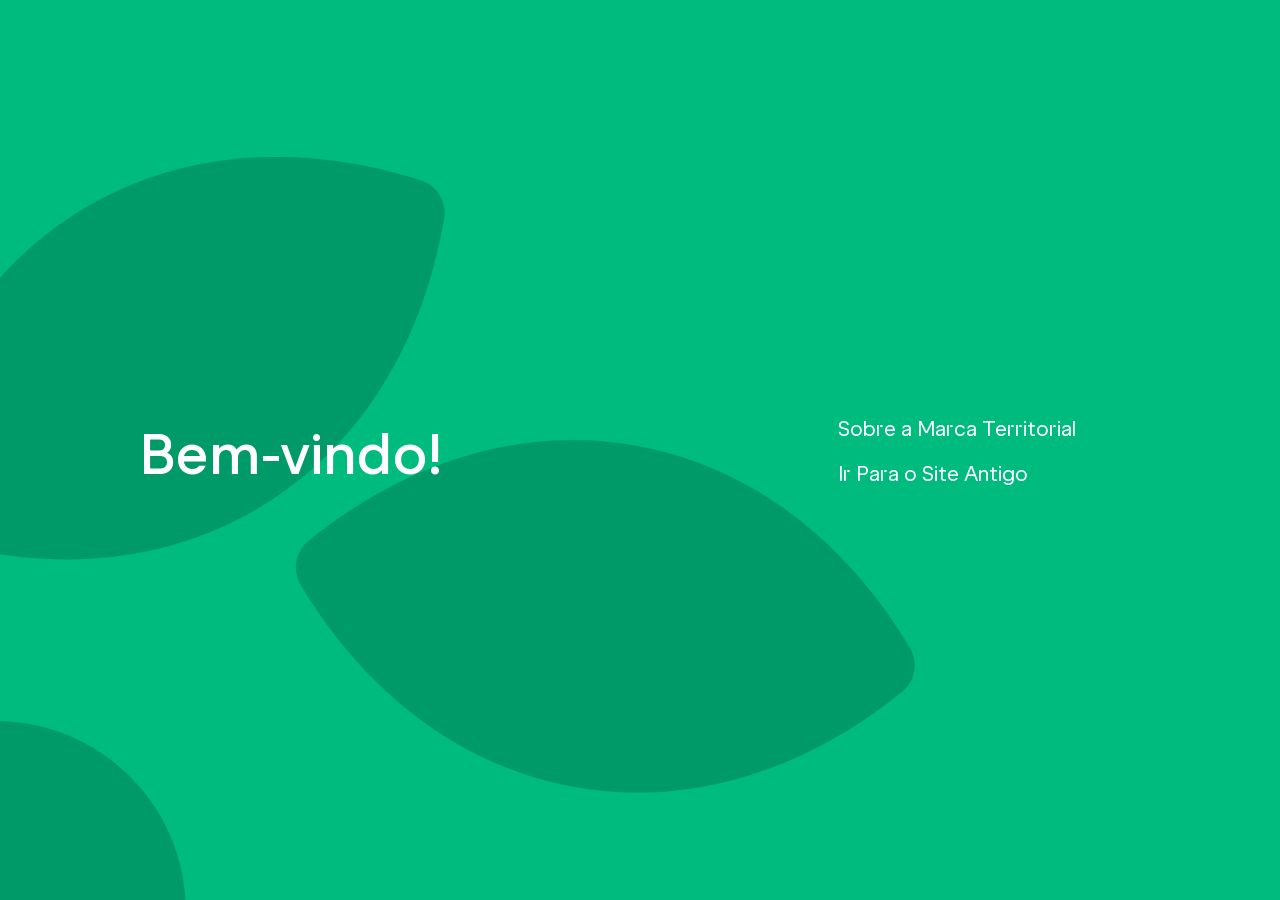
<file: index.html>
<!doctype html>
<html lang="pt-br">

<head>
    <meta charset="utf-8">
    <meta name="viewport" content="width=device-width, initial-scale=1">

    <!-- Performance: DNS Prefetch e Preconnect para CDNs -->
    <link rel="preconnect" href="https://cdn.jsdelivr.net" crossorigin>
    <link rel="preconnect" href="https://ajax.googleapis.com" crossorigin>
    <link rel="dns-prefetch" href="https://cdn.jsdelivr.net">
    <link rel="dns-prefetch" href="https://ajax.googleapis.com">

    <!-- Performance: Preload de Fontes Críticas -->
    <link rel="preload" as="font" type="font/woff2" href="assets/fontes/RaptorTextPremium-SemiBold.woff2" crossorigin>
    <link rel="preload" as="font" type="font/woff2" href="assets/fontes/RaptorTextPremium-Regular.woff2" crossorigin>
    <link rel="preload" as="font" type="font/woff2" href="assets/fontes/RaptorTextPremium-Medium.woff2" crossorigin>

    <link href="https://cdn.jsdelivr.net/npm/bootstrap@5.3.0-alpha1/dist/css/bootstrap.min.css" rel="stylesheet"
        integrity="sha384-GLhlTQ8iRABdZLl6O3oVMWSktQOp6b7In1Zl3/Jr59b6EGGoI1aFkw7cmDA6j6gD" crossorigin="anonymous">
    <!-- AOS - Animate On Scroll -->
    <link href="https://unpkg.com/aos@2.3.1/dist/aos.css" rel="stylesheet">
    <link type="text/css" rel="stylesheet" href="assets/fontes/fontes.css">
    <link type="text/css" rel="stylesheet" href="assets/css/custom.css">
    <link type="text/css" rel="stylesheet" href="assets/css/responsive.css">

    <!-- SEO Meta Tags -->
    <title>Região do Cerrado Mineiro - Um Futuro Regenerativo Para o Café</title>
    <meta name="title" content="Região do Cerrado Mineiro - Um Futuro Regenerativo Para o Café" />
    <meta name="description"
        content="Ressignificar o Produzir, o Inovar e o Viver, Liderando um Futuro Regenerativo. A Região do Cerrado Mineiro é a primeira origem de café do mundo a adotar a regeneração como visão de desenvolvimento." />
    <meta name="keywords"
        content="Cerrado Mineiro, café, agricultura regenerativa, denominação de origem, café brasileiro, sustentabilidade, inovação" />
    <meta name="author" content="Região do Cerrado Mineiro" />
    <meta name="copyright" content="© 2026 Região do Cerrado Mineiro - Todos direitos reservados." />

    <!-- Open Graph / Facebook -->
    <meta property="og:type" content="website" />
    <meta property="og:url" content="https://regiaocerradomineiro.com.br/" />
    <meta property="og:title" content="Região do Cerrado Mineiro - Um Futuro Regenerativo Para o Café" />
    <meta property="og:description"
        content="Ressignificar o Produzir, o Inovar e o Viver, Liderando um Futuro Regenerativo. A primeira origem de café do mundo a adotar a regeneração como visão de desenvolvimento." />
    <meta property="og:image" content="https://regiaocerradomineiro.com.br/assets/images/2x/og-image.jpg" />
    <meta property="og:image:width" content="1200" />
    <meta property="og:image:height" content="630" />

    <!-- Twitter -->
    <meta name="twitter:card" content="summary_large_image" />
    <meta name="twitter:url" content="https://regiaocerradomineiro.com.br/" />
    <meta name="twitter:title" content="Região do Cerrado Mineiro - Um Futuro Regenerativo Para o Café" />
    <meta name="twitter:description"
        content="Ressignificar o Produzir, o Inovar e o Viver, Liderando um Futuro Regenerativo." />
    <meta name="twitter:image" content="https://regiaocerradomineiro.com.br/assets/images/2x/og-image.jpg" />

    <!-- Favicon -->
    <link rel="icon" type="image/png" href="assets/favicon/favicon-96x96.png" sizes="96x96" />
    <link rel="icon" type="image/svg+xml" href="assets/favicon/favicon.svg" />
    <link rel="shortcut icon" href="assets/favicon/favicon.ico" />
    <link rel="apple-touch-icon" sizes="180x180" href="assets/favicon/apple-touch-icon.png" />
    <meta name="apple-mobile-web-app-title" content="Cerrado Minieiro" />
    <link rel="manifest" href="assets/favicon/site.webmanifest" />

</head>

<body>
    <section id="welcome">
        <div class="container">
            <div class="row welcome-row">
                <div class="col-12 col-lg-4 text-start text-lg-end">
                    <h1 class="welcome-title">Bem-vindo!</h1>
                </div>
                <div class="col-12 col-lg-4 offset-lg-4">
                    <div class="welcome-links">
                        <a href="landing.html" class="welcome-link">Sobre a Marca Territorial</a>
                        <a href="https://www.cerradomineiro.org/" class="welcome-link">Ir Para o Site Antigo</a>
                    </div>
                </div>
            </div>
        </div>
    </section>


    <script src="https://cdn.jsdelivr.net/npm/bootstrap@5.3.0-alpha1/dist/js/bootstrap.bundle.min.js"
        integrity="sha384-w76AqPfDkMBDXo30jS1Sgez6pr3x5MlQ1ZAGC+nuZB+EYdgRZgiwxhTBTkF7CXvN"
        crossorigin="anonymous"></script>
    <!-- jQuery necessário para funcionalidades customizadas (video player, FAQ, smooth scroll) -->
    <script src="https://ajax.googleapis.com/ajax/libs/jquery/3.6.3/jquery.min.js"></script>
    <!-- AOS - Animate On Scroll -->
    <script src="https://unpkg.com/aos@2.3.1/dist/aos.js"></script>
    <script type="text/javascript" src="assets/js/custom.js"></script>
</body>

</html>
</file>
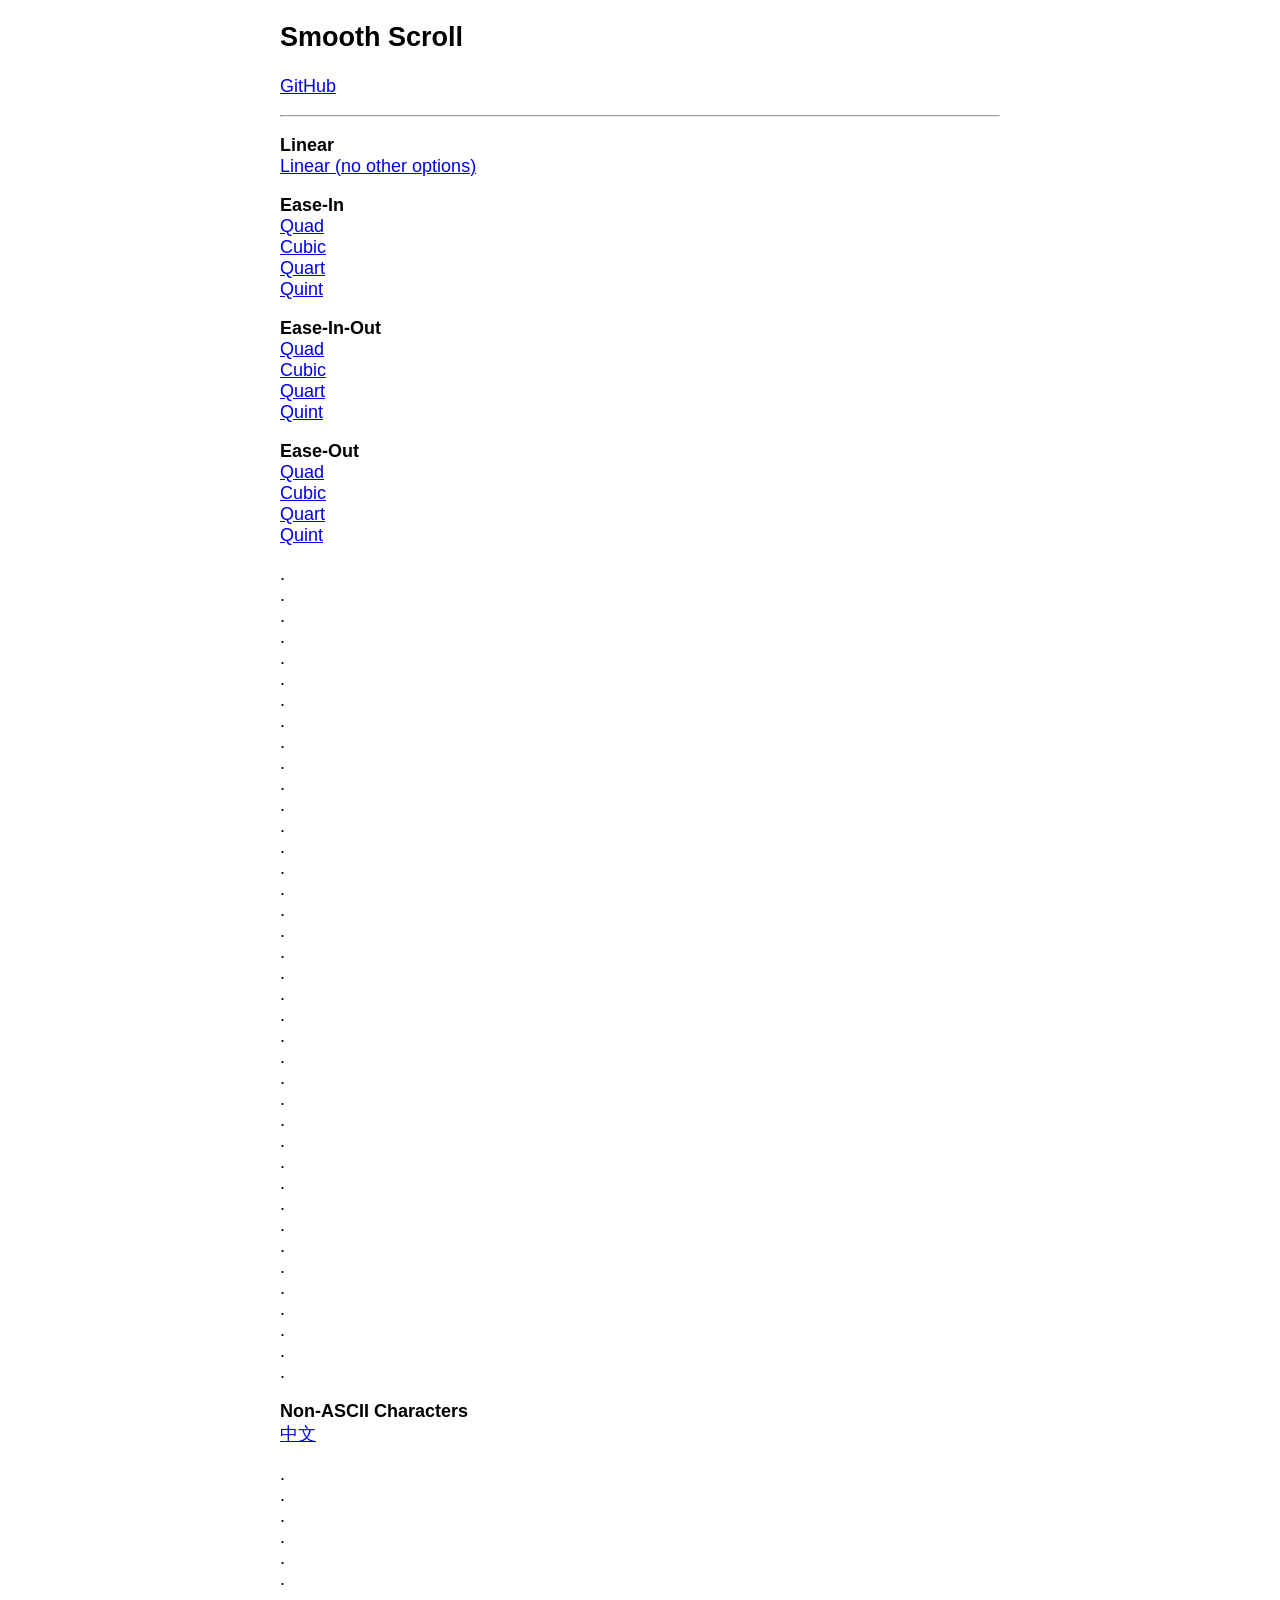
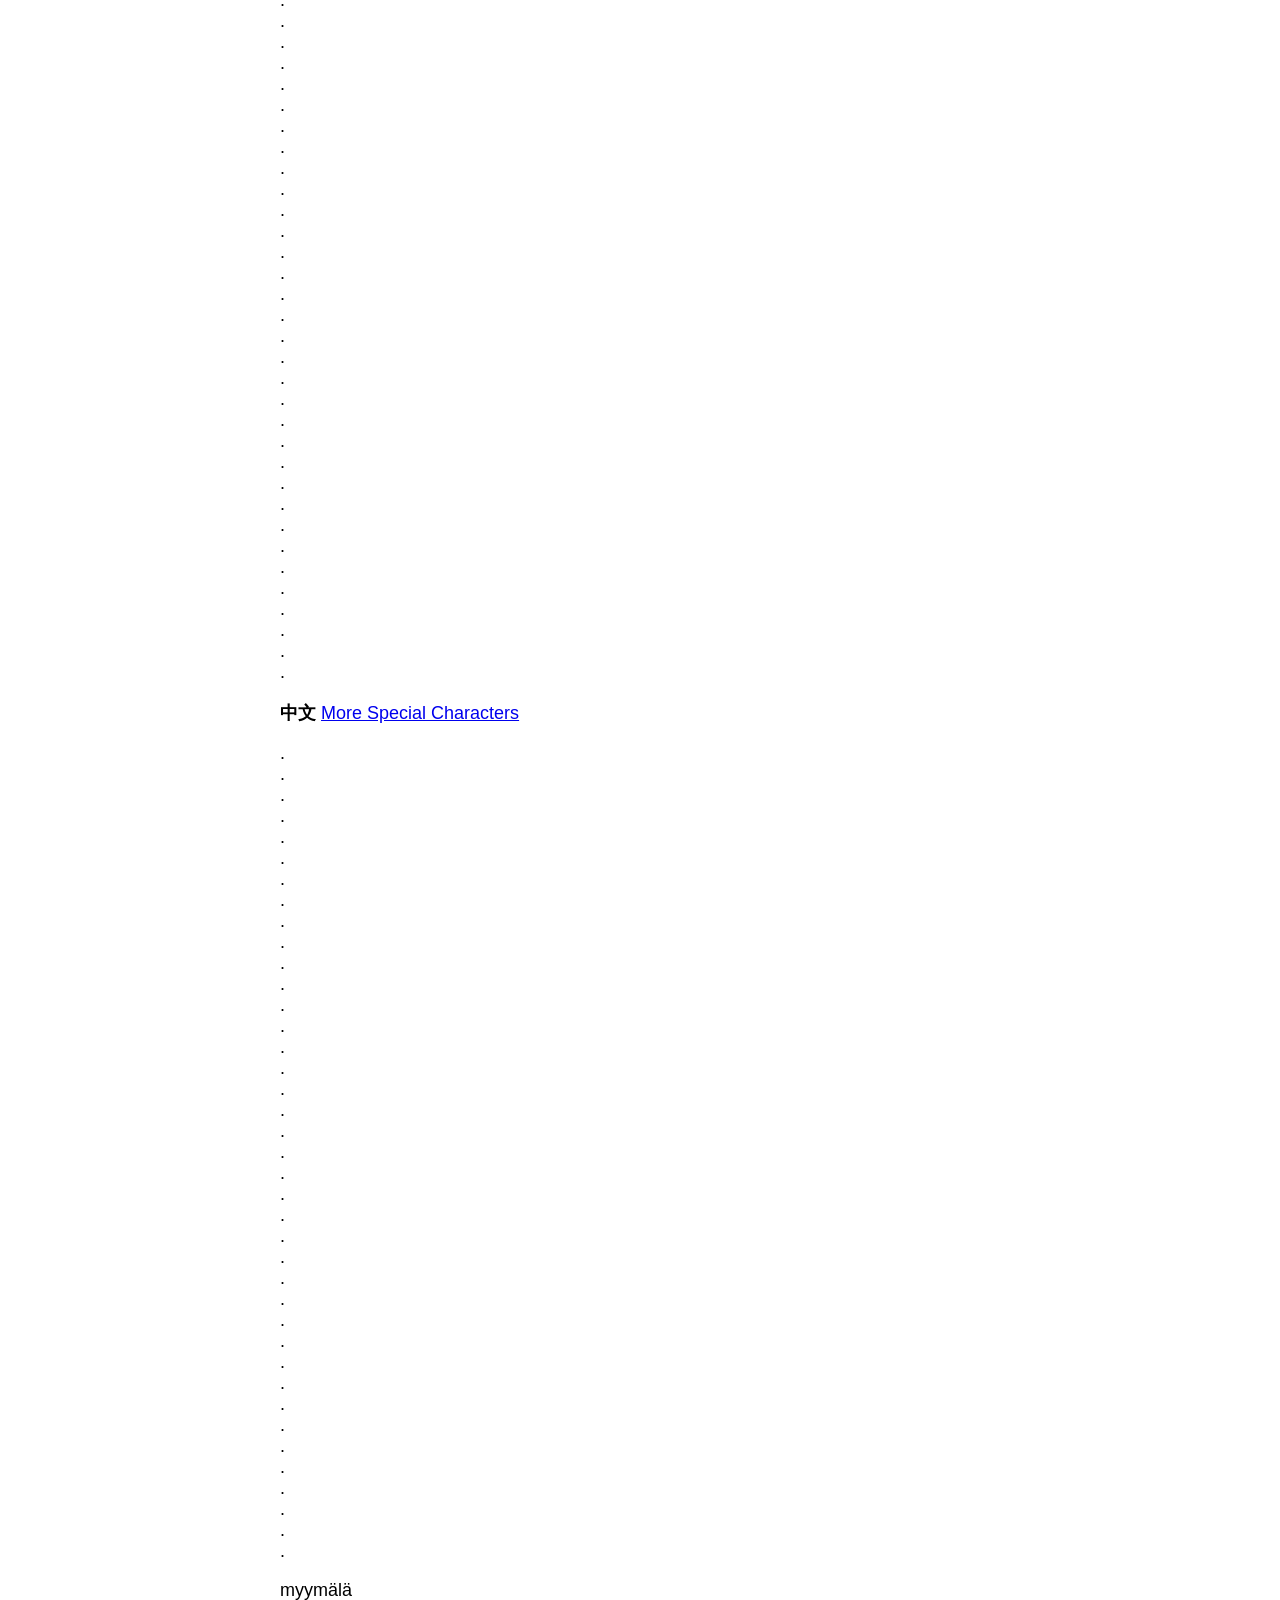
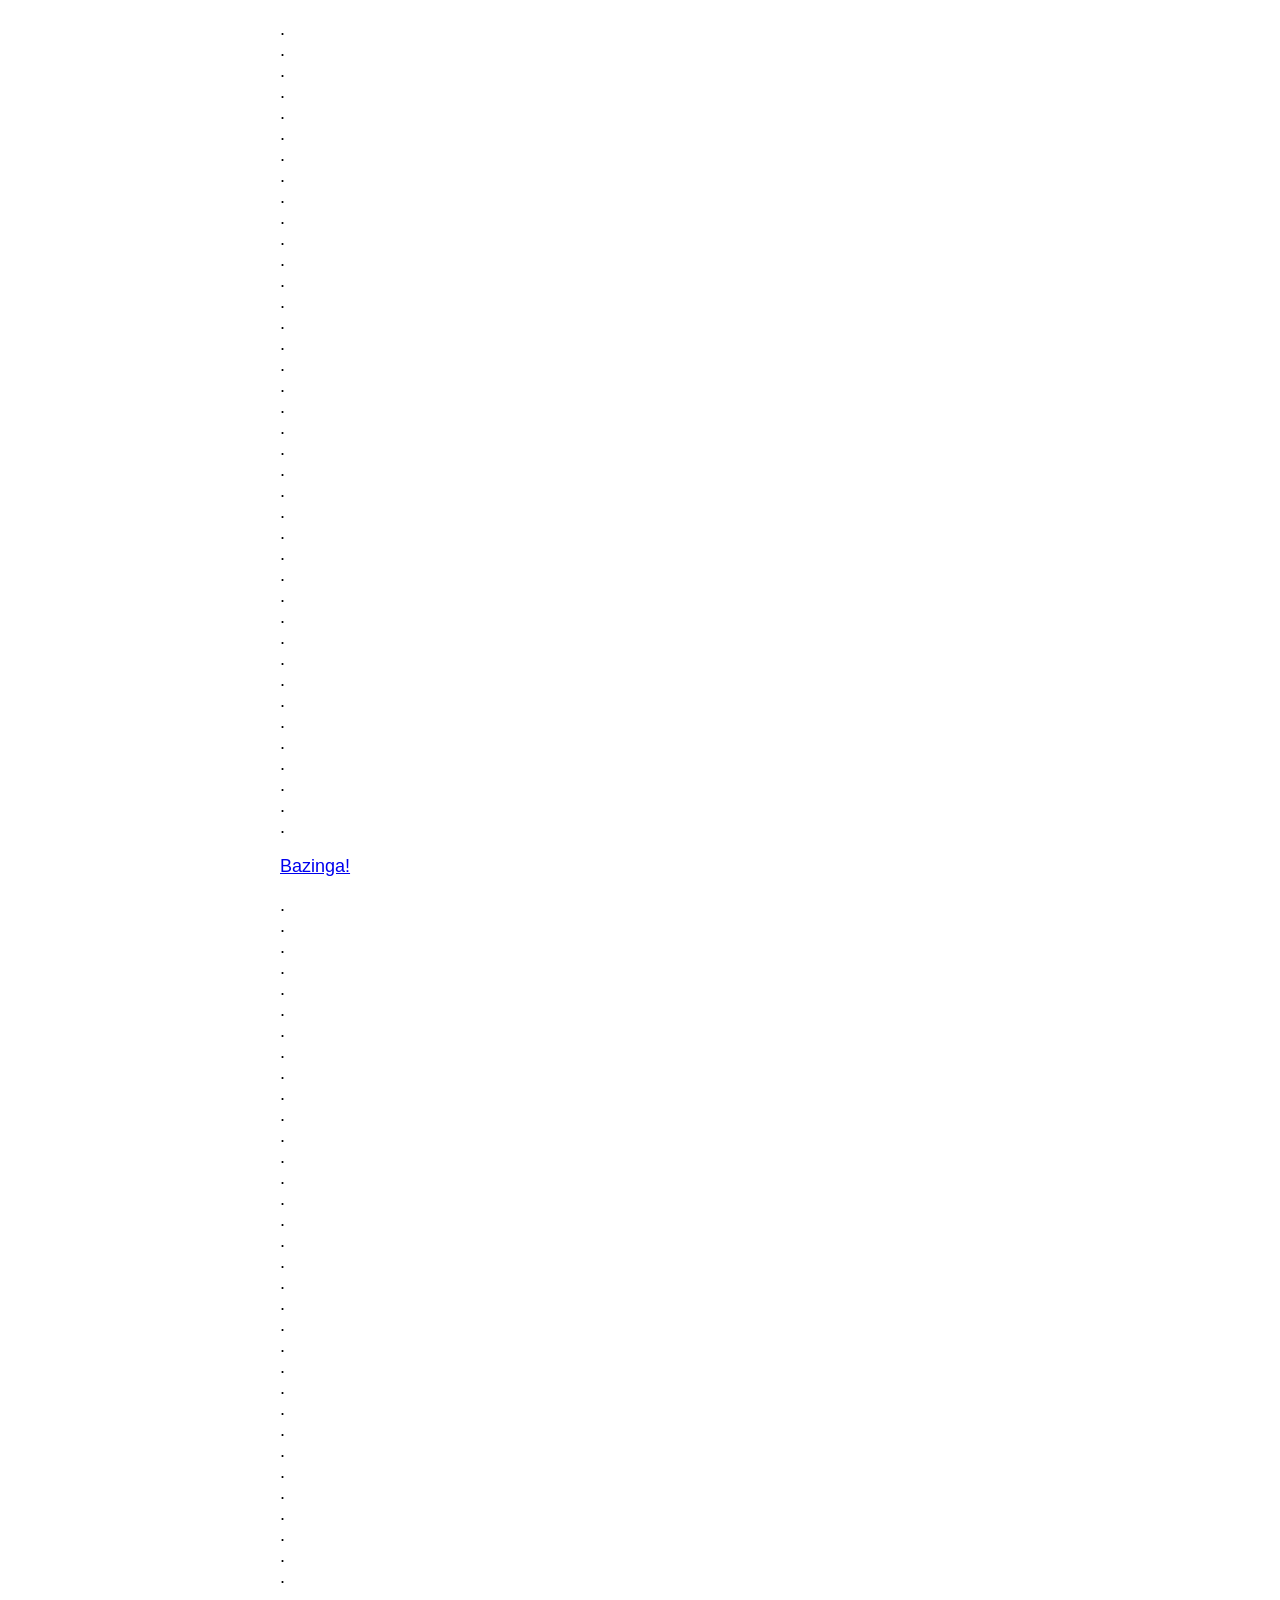
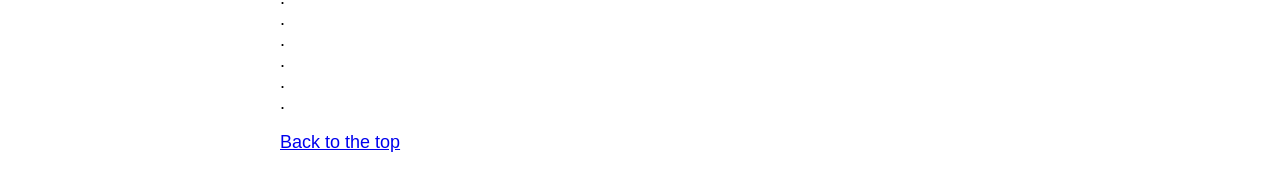
<file: assets/lib/smooth-scroll-master/index.html>
<!DOCTYPE html>
<html lang="en">

	<head>
		<meta charset="utf-8">
		<title>Smooth Scroll</title>
		<meta name="viewport" content="width=device-width, initial-scale=1.0">

		<!-- stylesheets -->
		<style type="text/css">
			body {
				font-family: -apple-system, BlinkMacSystemFont, "Segoe UI", "Roboto", "Oxygen", "Ubuntu", "Cantarell", "Fira Sans", "Droid Sans", "Helvetica Neue", sans-serif;
				font-size: 112.5%;
				margin-left: auto;
				margin-right: auto;
				max-width: 40em;
				width: 88%;
			}
		</style>
	</head>

	<body>

		<main id="top">

			<nav>
				<h1>Smooth Scroll</h1>
				<p><a href="https://github.com/cferdinandi/smooth-scroll">GitHub</a></p>
				<hr>
			</nav>

			<section>
				<p>
				    <strong>Linear</strong><br>
				    <a data-easing="linear" href="#bazinga">Linear (no other options)</a><br>
				</p>

				<p>
				    <strong>Ease-In</strong><br>
				    <a data-easing="easeInQuad" href="#bazinga">Quad</a><br>
				    <a data-easing="easeInCubic" href="#bazinga">Cubic</a><br>
				    <a data-easing="easeInQuart" href="#bazinga">Quart</a><br>
				    <a data-easing="easeInQuint" href="#bazinga">Quint</a>
				</p>

				<p>
				    <strong>Ease-In-Out</strong><br>
				    <a data-easing="easeInOutQuad" href="#bazinga">Quad</a><br>
				    <a data-easing="easeInOutCubic" href="#bazinga">Cubic</a><br>
				    <a data-easing="easeInOutQuart" href="#bazinga">Quart</a><br>
				    <a data-easing="easeInOutQuint" href="#bazinga">Quint</a>
				</p>

				<p>
				    <strong>Ease-Out</strong><br>
				    <a data-easing="easeOutQuad" href="#bazinga">Quad</a><br>
				    <a data-easing="easeOutCubic" href="#bazinga">Cubic</a><br>
				    <a data-easing="easeOutQuart" href="#bazinga">Quart</a><br>
				    <a data-easing="easeOutQuint" href="#bazinga">Quint</a>
				</p>

				<p>
				    .<br>.<br>.<br>.<br>.<br>.<br>.<br>.<br>.<br>.<br>.<br>.<br>.<br>
				    .<br>.<br>.<br>.<br>.<br>.<br>.<br>.<br>.<br>.<br>.<br>.<br>.<br>
				    .<br>.<br>.<br>.<br>.<br>.<br>.<br>.<br>.<br>.<br>.<br>.<br>.
				</p>

				<p>
				    <strong>Non-ASCII Characters</strong><br>
				    <a href="#中文">中文</a>
				</p>

				<p>
				    .<br>.<br>.<br>.<br>.<br>.<br>.<br>.<br>.<br>.<br>.<br>.<br>.<br>
				    .<br>.<br>.<br>.<br>.<br>.<br>.<br>.<br>.<br>.<br>.<br>.<br>.<br>
				    .<br>.<br>.<br>.<br>.<br>.<br>.<br>.<br>.<br>.<br>.<br>.<br>.
				</p>

				<p id="中文">
					<strong>中文</strong>
					<a href="#myymälä">More Special Characters</a>
				</p>

				<p>
				    .<br>.<br>.<br>.<br>.<br>.<br>.<br>.<br>.<br>.<br>.<br>.<br>.<br>
				    .<br>.<br>.<br>.<br>.<br>.<br>.<br>.<br>.<br>.<br>.<br>.<br>.<br>
				    .<br>.<br>.<br>.<br>.<br>.<br>.<br>.<br>.<br>.<br>.<br>.<br>.
				</p>

				<p id="myymälä">myymälä</p>

				<p>
				    .<br>.<br>.<br>.<br>.<br>.<br>.<br>.<br>.<br>.<br>.<br>.<br>.<br>
				    .<br>.<br>.<br>.<br>.<br>.<br>.<br>.<br>.<br>.<br>.<br>.<br>.<br>
				    .<br>.<br>.<br>.<br>.<br>.<br>.<br>.<br>.<br>.<br>.<br>.<br>.
				</p>

				<p id="bazinga"><a href="#1@#%^-bottom">Bazinga!</a></p>

				<p>
				    .<br>.<br>.<br>.<br>.<br>.<br>.<br>.<br>.<br>.<br>.<br>.<br>.<br>
				    .<br>.<br>.<br>.<br>.<br>.<br>.<br>.<br>.<br>.<br>.<br>.<br>.<br>
				    .<br>.<br>.<br>.<br>.<br>.<br>.<br>.<br>.<br>.<br>.<br>.<br>.
				</p>

				<p id="1@#%^-bottom"><a href="#top">Back to the top</a></p>
			</section>
		</main>

		<!-- Javascript -->
		<script src="dist/smooth-scroll.polyfills.js"></script>
		<script>

			// Instantiate Scrolls
			var scroll = new SmoothScroll('a[href*="#"]:not([data-easing])');

			if (document.querySelector('[data-easing]')) {
				var linear = new SmoothScroll('[data-easing="linear"]', {easing: 'linear'});

				var easeInQuad = new SmoothScroll('[data-easing="easeInQuad"]', {easing: 'easeInQuad'});
				var easeInCubic = new SmoothScroll('[data-easing="easeInCubic"]', {easing: 'easeInCubic'});
				var easeInQuart = new SmoothScroll('[data-easing="easeInQuart"]', {easing: 'easeInQuart'});
				var easeInQuint = new SmoothScroll('[data-easing="easeInQuint"]', {easing: 'easeInQuint'});

				var easeInOutQuad = new SmoothScroll('[data-easing="easeInOutQuad"]', {easing: 'easeInOutQuad'});
				var easeInOutCubic = new SmoothScroll('[data-easing="easeInOutCubic"]', {easing: 'easeInOutCubic'});
				var easeInOutQuart = new SmoothScroll('[data-easing="easeInOutQuart"]', {easing: 'easeInOutQuart'});
				var easeInOutQuint = new SmoothScroll('[data-easing="easeInOutQuint"]', {easing: 'easeInOutQuint'});

				var easeOutQuad = new SmoothScroll('[data-easing="easeOutQuad"]', {easing: 'easeOutQuad'});
				var easeOutCubic = new SmoothScroll('[data-easing="easeOutCubic"]', {easing: 'easeOutCubic'});
				var easeOutQuart = new SmoothScroll('[data-easing="easeOutQuart"]', {easing: 'easeOutQuart'});
				var easeOutQuint = new SmoothScroll('[data-easing="easeOutQuint"]', {easing: 'easeOutQuint'});
			}

			// // Log scroll events
			// var logScrollEvent = function (event) {
			// 	console.log('type:', event.type);
			// 	console.log('anchor:', event.detail.anchor);
			// 	console.log('toggle:', event.detail.toggle);
			// };
			// document.addEventListener('scrollStart', logScrollEvent, false);
			// document.addEventListener('scrollStop', logScrollEvent, false);
			// document.addEventListener('scrollCancel', logScrollEvent, false);
		</script>


	</body>
</html>
</file>
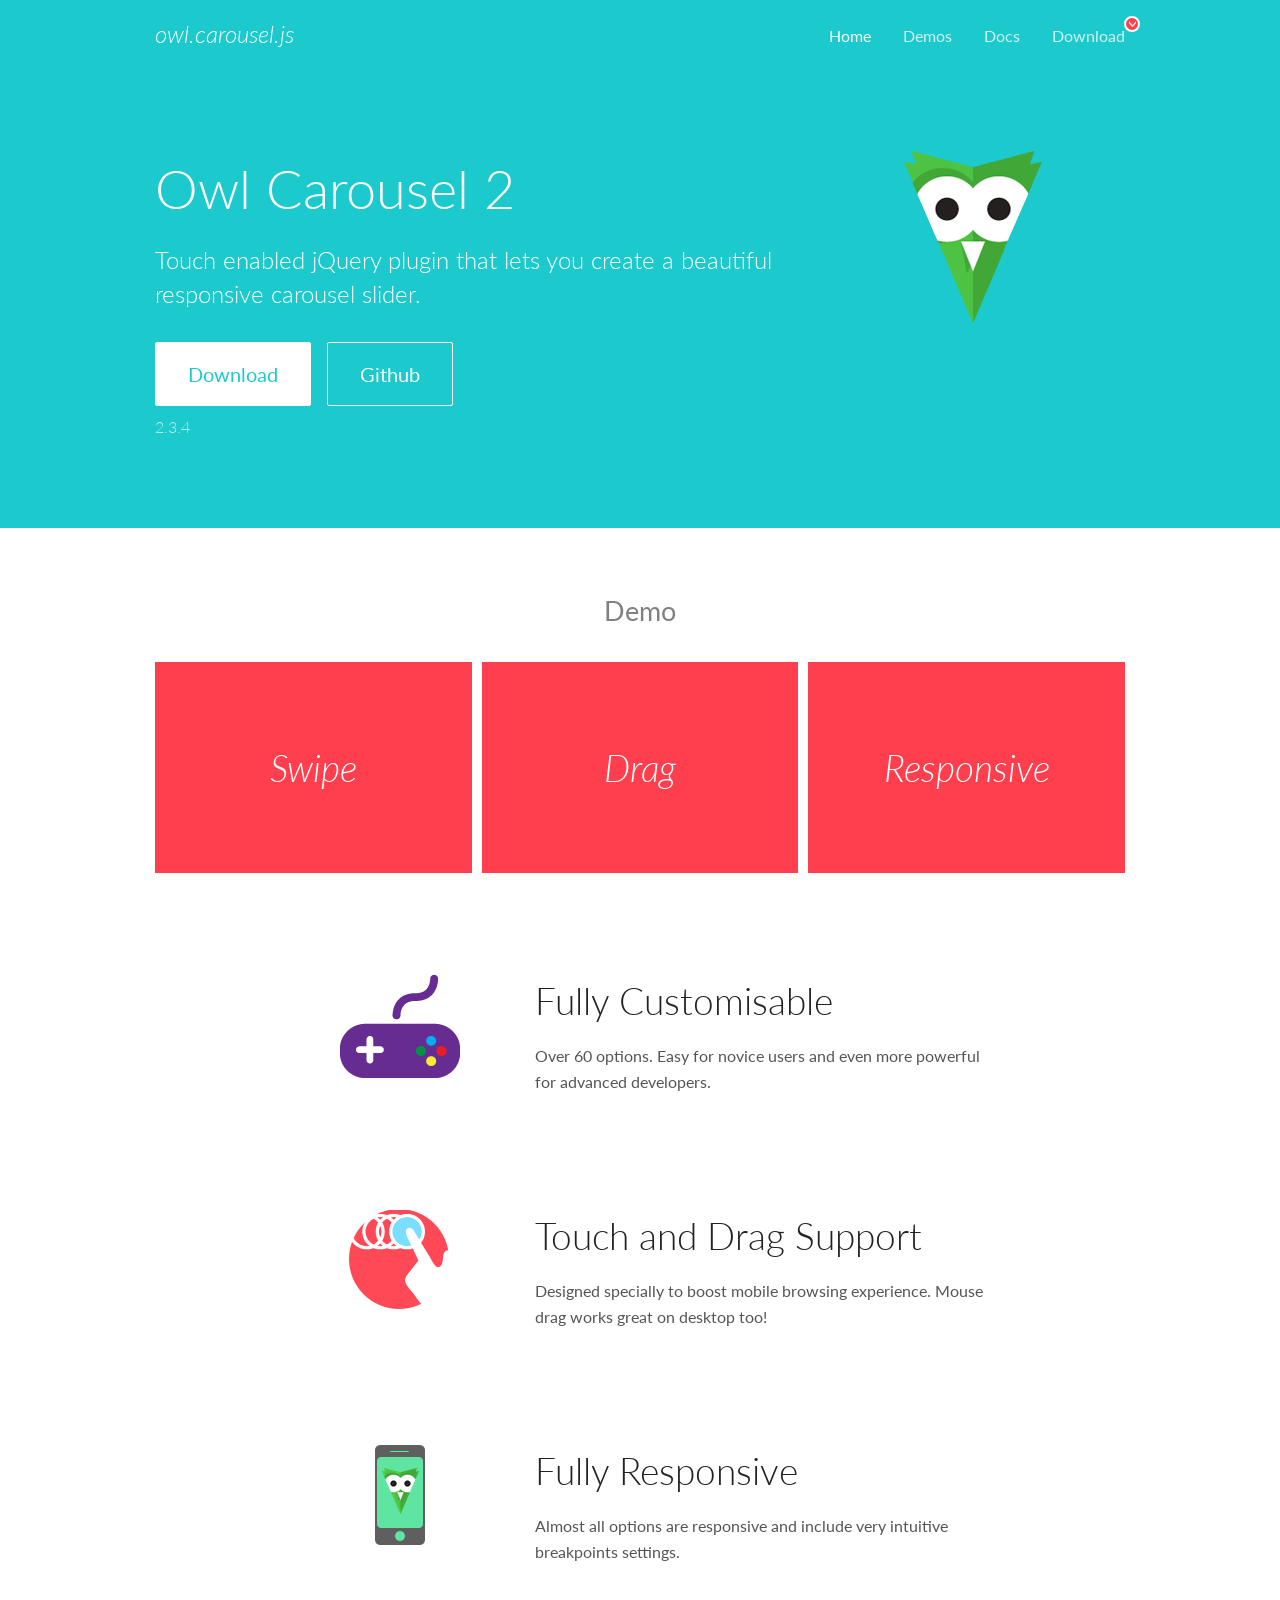
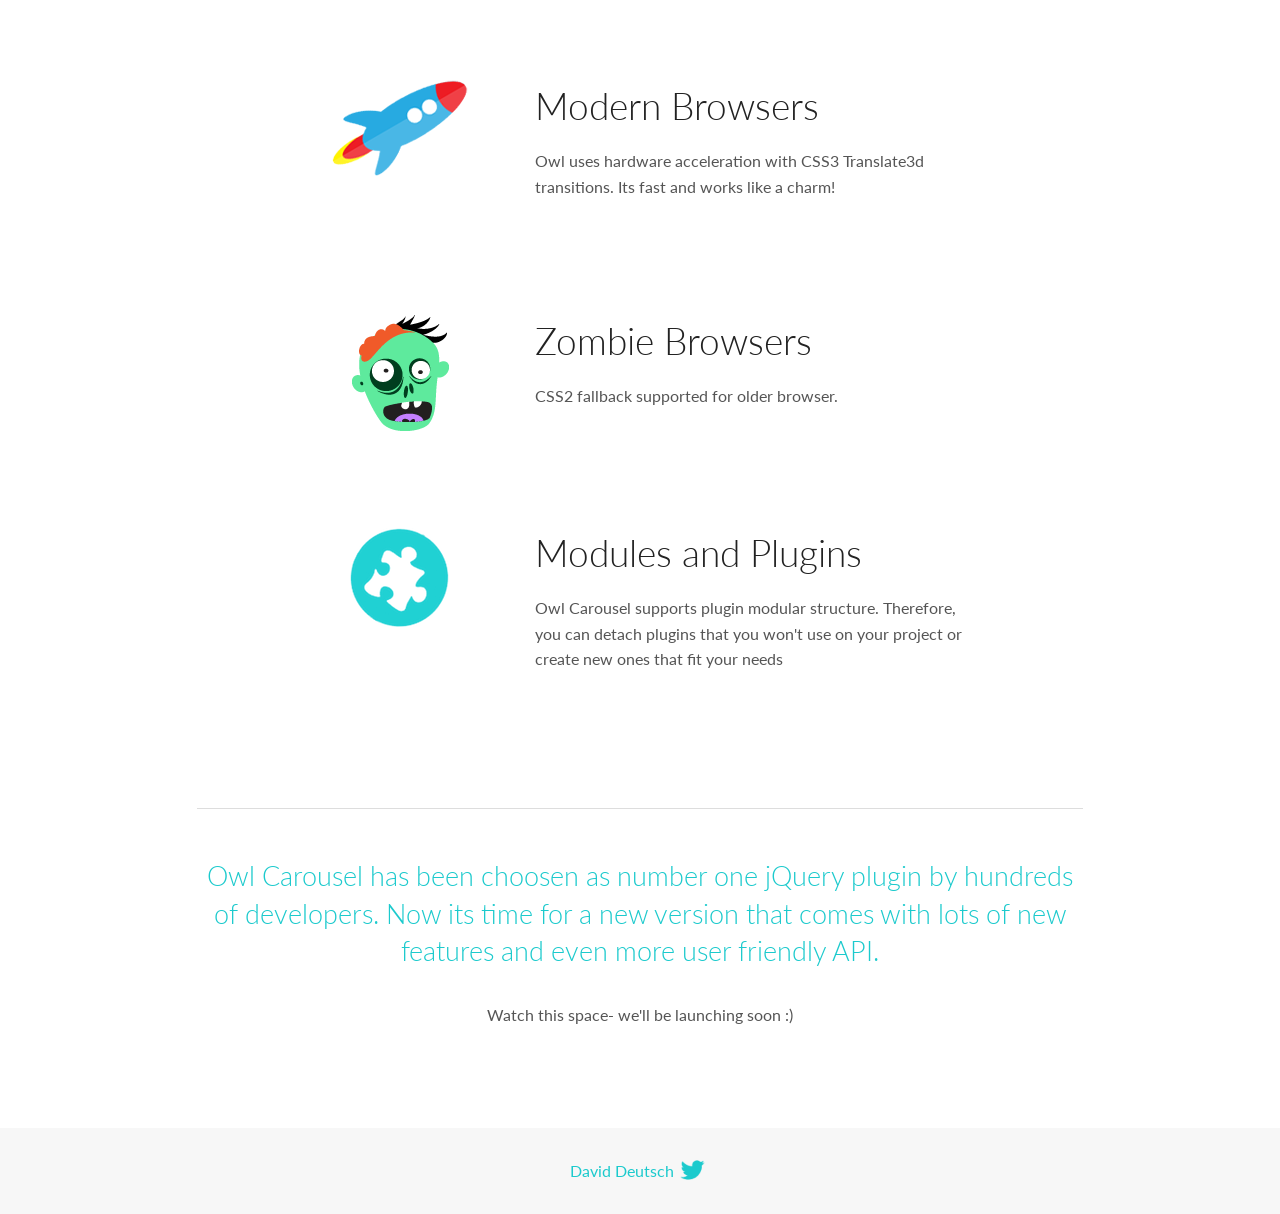
<file: assets/lib/owlcarousel/docs/index.html>
<!DOCTYPE html>
<html lang="en">
  <head>

    <!-- head -->
    <meta charset="utf-8">
    <meta name="msapplication-tap-highlight" content="no" />
    <meta name="viewport" content="width=device-width, initial-scale=1.0" />
    <meta name="description" content="Touch enabled jQuery plugin that lets you create beautiful responsive carousel slider.">
    <meta name="author" content="David Deutsch">
    <title>
      Home | Owl Carousel | 2.3.4
    </title>

    <!-- Stylesheets -->
    <link href='https://fonts.googleapis.com/css?family=Lato:300,400,700,400italic,300italic' rel='stylesheet' type='text/css'>
    <link rel="stylesheet" href="assets/css/docs.theme.min.css">

    <!-- Owl Stylesheets -->
    <link rel="stylesheet" href="assets/owlcarousel/assets/owl.carousel.min.css">
    <link rel="stylesheet" href="assets/owlcarousel/assets/owl.theme.default.min.css">

    <!-- HTML5 shim and Respond.js IE8 support of HTML5 elements and media queries -->

    <!--[if lt IE 9]>
      <script src="https://oss.maxcdn.com/libs/html5shiv/3.7.0/html5shiv.js"></script>
      <script src="https://oss.maxcdn.com/libs/respond.js/1.3.0/respond.min.js"></script>
    <![endif]-->

    <!-- Favicons -->
    <link rel="apple-touch-icon-precomposed" sizes="144x144" href="assets/ico/apple-touch-icon-144-precomposed.png">
    <link rel="shortcut icon" href="assets/ico/favicon.png">
    <link rel="shortcut icon" href="favicon.ico">

    <!-- Yeah i know js should not be in header. Its required for demos.-->

    <!-- javascript -->
    <script src="assets/vendors/jquery.min.js"></script>
    <script src="assets/owlcarousel/owl.carousel.js"></script>
  </head>
  <body>

    <!-- header -->
    <header class="header">
      <div class="row">
        <div class="large-12 columns">
          <div class="brand left">
            <h3>
              <a href="/OwlCarousel2/">owl.carousel.js</a> 
            </h3>
          </div>
          <a id="toggle-nav" class="right">
            <span></span> <span></span> <span></span> 
          </a> 
          <div class="nav-bar">
            <ul class="clearfix">
              <li class="active">
                <a href="/OwlCarousel2/index.html">Home</a> 
              </li>
              <li> <a href="/OwlCarousel2/demos/demos.html">Demos</a>  </li>
              <li> <a href="/OwlCarousel2/docs/started-welcome.html">Docs</a>  </li>
              <li>
                <a href="https://github.com/OwlCarousel2/OwlCarousel2/archive/2.3.4.zip">Download</a> 
                <span class="download"></span> 
              </li>
            </ul>
          </div>
        </div>
      </div>
    </header>

    <!-- home panel -->
    <section id="hero">
      <div class="row">
        <div class="large-8 medium-8 columns">
          <h1>Owl Carousel 2</h1>
          <h4>Touch enabled jQuery plugin that lets you create a beautiful responsive carousel slider.</h4>
          <a href="https://github.com/OwlCarousel2/OwlCarousel2/archive/2.3.4.zip" class="hero-button">Download</a> 
          <a href="https://github.com/OwlCarousel2/OwlCarousel2" class="hero-button outline">Github</a> 
          <p>2.3.4</p>
        </div>
        <div class="large-4 medium-4 columns">
          <img class="owl-logo" src="assets/img/owl-logo.png" alt="mr. Owl">
        </div>
      </div>
    </section>

    <!-- body -->
    <div class="home-demo">
      <div class="row">
        <div class="large-12 columns">
          <h3>Demo</h3>
          <div class="owl-carousel">
            <div class="item">
              <h2>Swipe</h2>
            </div>
            <div class="item">
              <h2>Drag</h2>
            </div>
            <div class="item">
              <h2>Responsive</h2>
            </div>
            <div class="item">
              <h2>CSS3</h2>
            </div>
            <div class="item">
              <h2>Fast</h2>
            </div>
            <div class="item">
              <h2>Easy</h2>
            </div>
            <div class="item">
              <h2>Free</h2>
            </div>
            <div class="item">
              <h2>Upgradable</h2>
            </div>
            <div class="item">
              <h2>Tons of options</h2>
            </div>
            <div class="item">
              <h2>Infinity</h2>
            </div>
            <div class="item">
              <h2>Auto Width</h2>
            </div>
          </div>
        </div>
      </div>
    </div>
    <script>
      var owl = $('.owl-carousel');
      owl.owlCarousel({
        margin: 10,
        loop: true,
        responsive: {
          0: {
            items: 1
          },
          600: {
            items: 2
          },
          1000: {
            items: 3
          }
        }
      })
    </script>

    <!-- features -->
    <div id="features">
      <div class="row">
        <div class="small-12 medium-9 small-centered columns">
          <section class="row feature">
            <div class="medium-4 small-12 columns">
              <img src="assets/img/feature-options.png" alt="">
            </div>
            <div class="medium-8 small-12 columns">
              <h2>Fully Customisable</h2>
              <p>Over 60 options. Easy for novice users and even more powerful for advanced developers.</p>
            </div>
          </section>
          <section class="row feature">
            <div class="medium-4 small-12 columns">
              <img src="assets/img/feature-drag.png" alt="">
            </div>
            <div class="medium-8 small-12 columns">
              <h2>Touch and Drag Support</h2>
              <p>Designed specially to boost mobile browsing experience. Mouse drag works great on desktop too!</p>
            </div>
          </section>
          <section class="row feature">
            <div class="medium-4 small-12 columns">
              <img src="assets/img/feature-responsive.png" alt="">
            </div>
            <div class="medium-8 small-12 columns">
              <h2>Fully Responsive</h2>
              <p>Almost all options are responsive and include very intuitive breakpoints settings.</p>
            </div>
          </section>
          <section class="row feature">
            <div class="medium-4 small-12 columns">
              <img src="assets/img/feature-modern.png" alt="">
            </div>
            <div class="medium-8 small-12 columns">
              <h2>Modern Browsers</h2>
              <p>Owl uses hardware acceleration with CSS3 Translate3d transitions. Its fast and works like a charm! </p>
            </div>
          </section>
          <section class="row feature">
            <div class="medium-4 small-12 columns">
              <img src="assets/img/feature-zombie.png" alt="">
            </div>
            <div class="medium-8 small-12 columns">
              <h2>Zombie Browsers</h2>
              <p>CSS2 fallback supported for older browser.</p>
            </div>
          </section>
          <section class="row feature">
            <div class="medium-4 small-12 columns">
              <img src="assets/img/feature-module.png" alt="">
            </div>
            <div class="medium-8 small-12 columns">
              <h2>Modules and Plugins</h2>
              <p>Owl Carousel supports plugin modular structure. Therefore, you can detach plugins that you won&#x27;t use on your project or create new ones that fit your needs</p>
            </div>
          </section>
        </div>
      </div>
    </div>

    <!-- footer -->
    <section id="teaser-text">
      <div class="row">
        <div class="small-12 medium-11 small-centered columns">
          <hr>
          <h3 id="owl-carousel-has-been-choosen-as-number-one-jquery-plugin-by-hundreds-of-developers-now-its-time-for-a-new-version-that-comes-with-lots-of-new-features-and-even-more-user-friendly-api-">Owl Carousel has been choosen as number one jQuery plugin by hundreds of developers. Now its time for a new version that comes with lots of new features and even more user friendly API.</h3>
          <p>Watch this space- we&#39;ll be launching soon :)</p>
        </div>
      </div>
    </section>

    <!-- footer -->
    <footer class="footer">
      <div class="row">
        <div class="large-12 columns">
          <h5>
            <a href="/OwlCarousel2/docs/support-contact.html">David Deutsch</a> 
            <a id="custom-tweet-button" href="https://twitter.com/share?url=https://github.com/OwlCarousel2/OwlCarousel2&text=Owl Carousel - This is so awesome! " target="_blank"></a> 
          </h5>
        </div>
      </div>
    </footer>

    <!-- vendors -->
    <script src="assets/vendors/highlight.js"></script>
    <script src="assets/js/app.js"></script>
  </body>
</html>
</file>
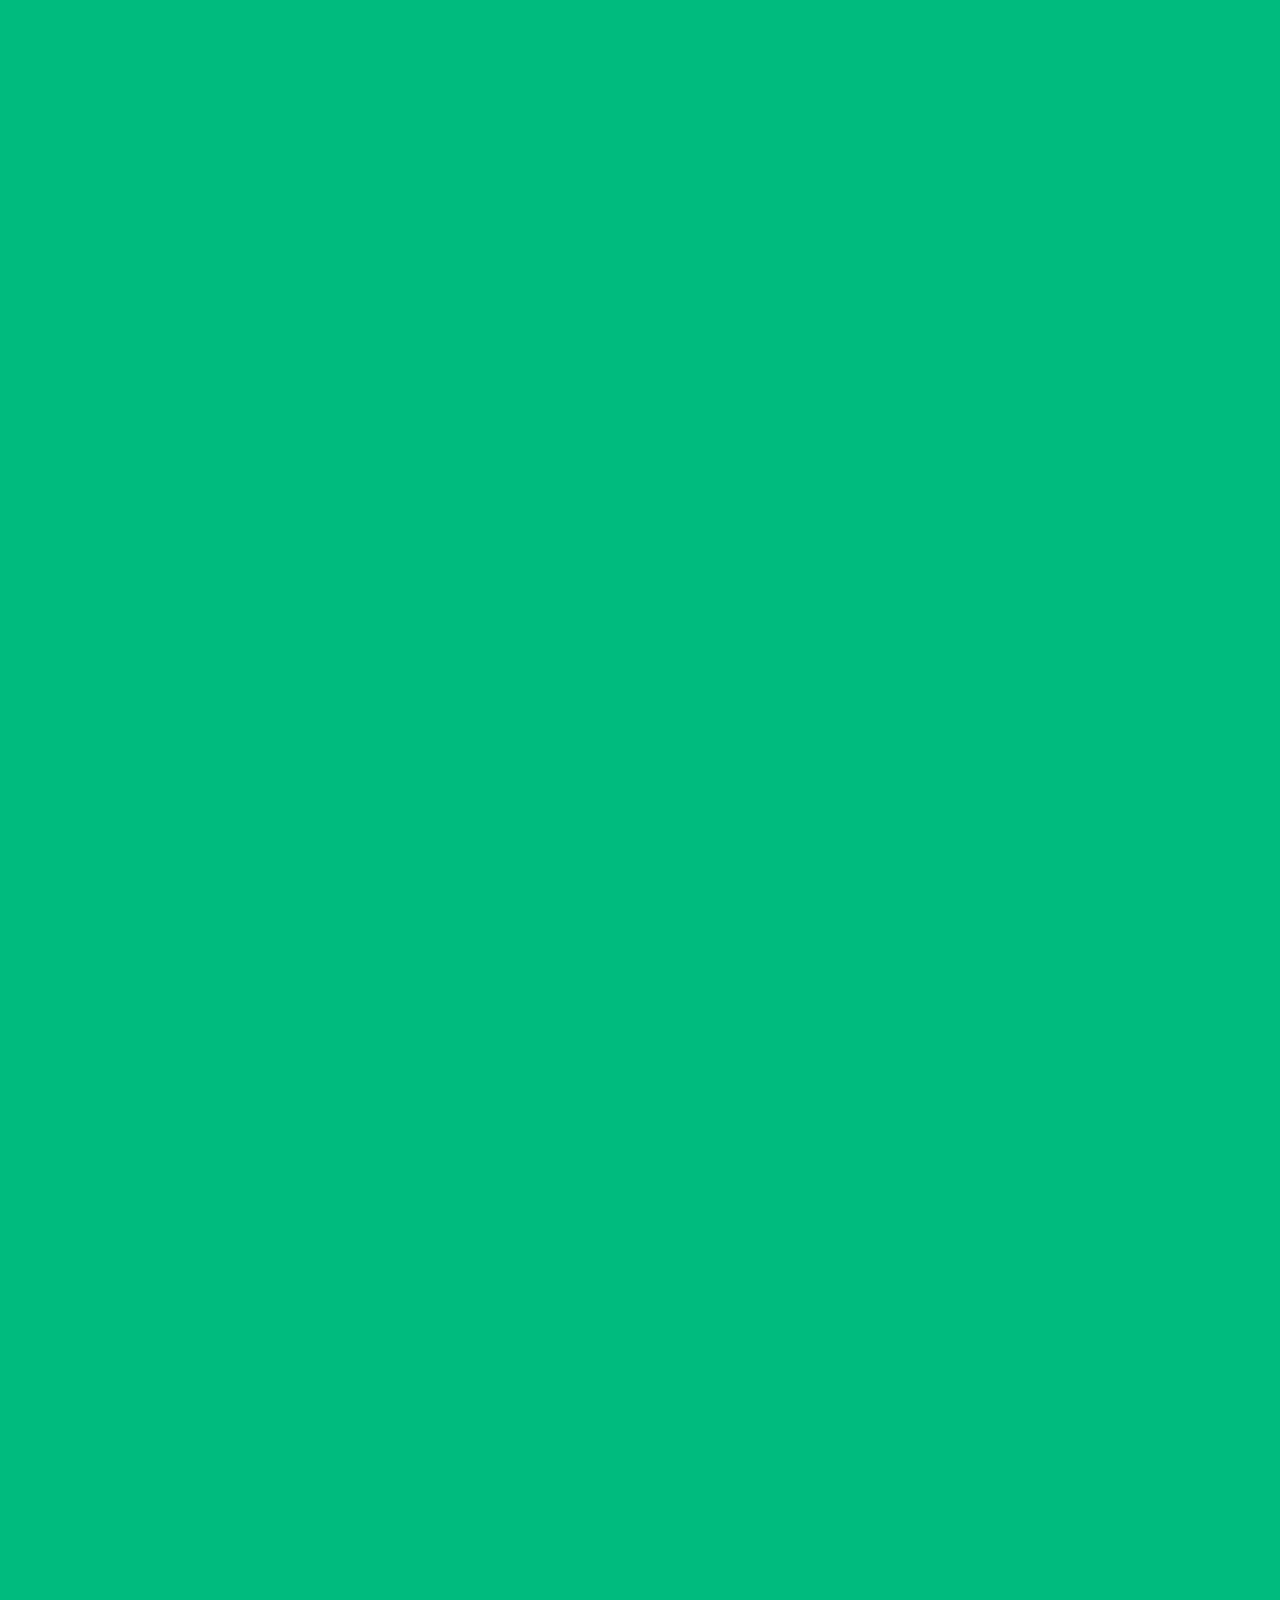
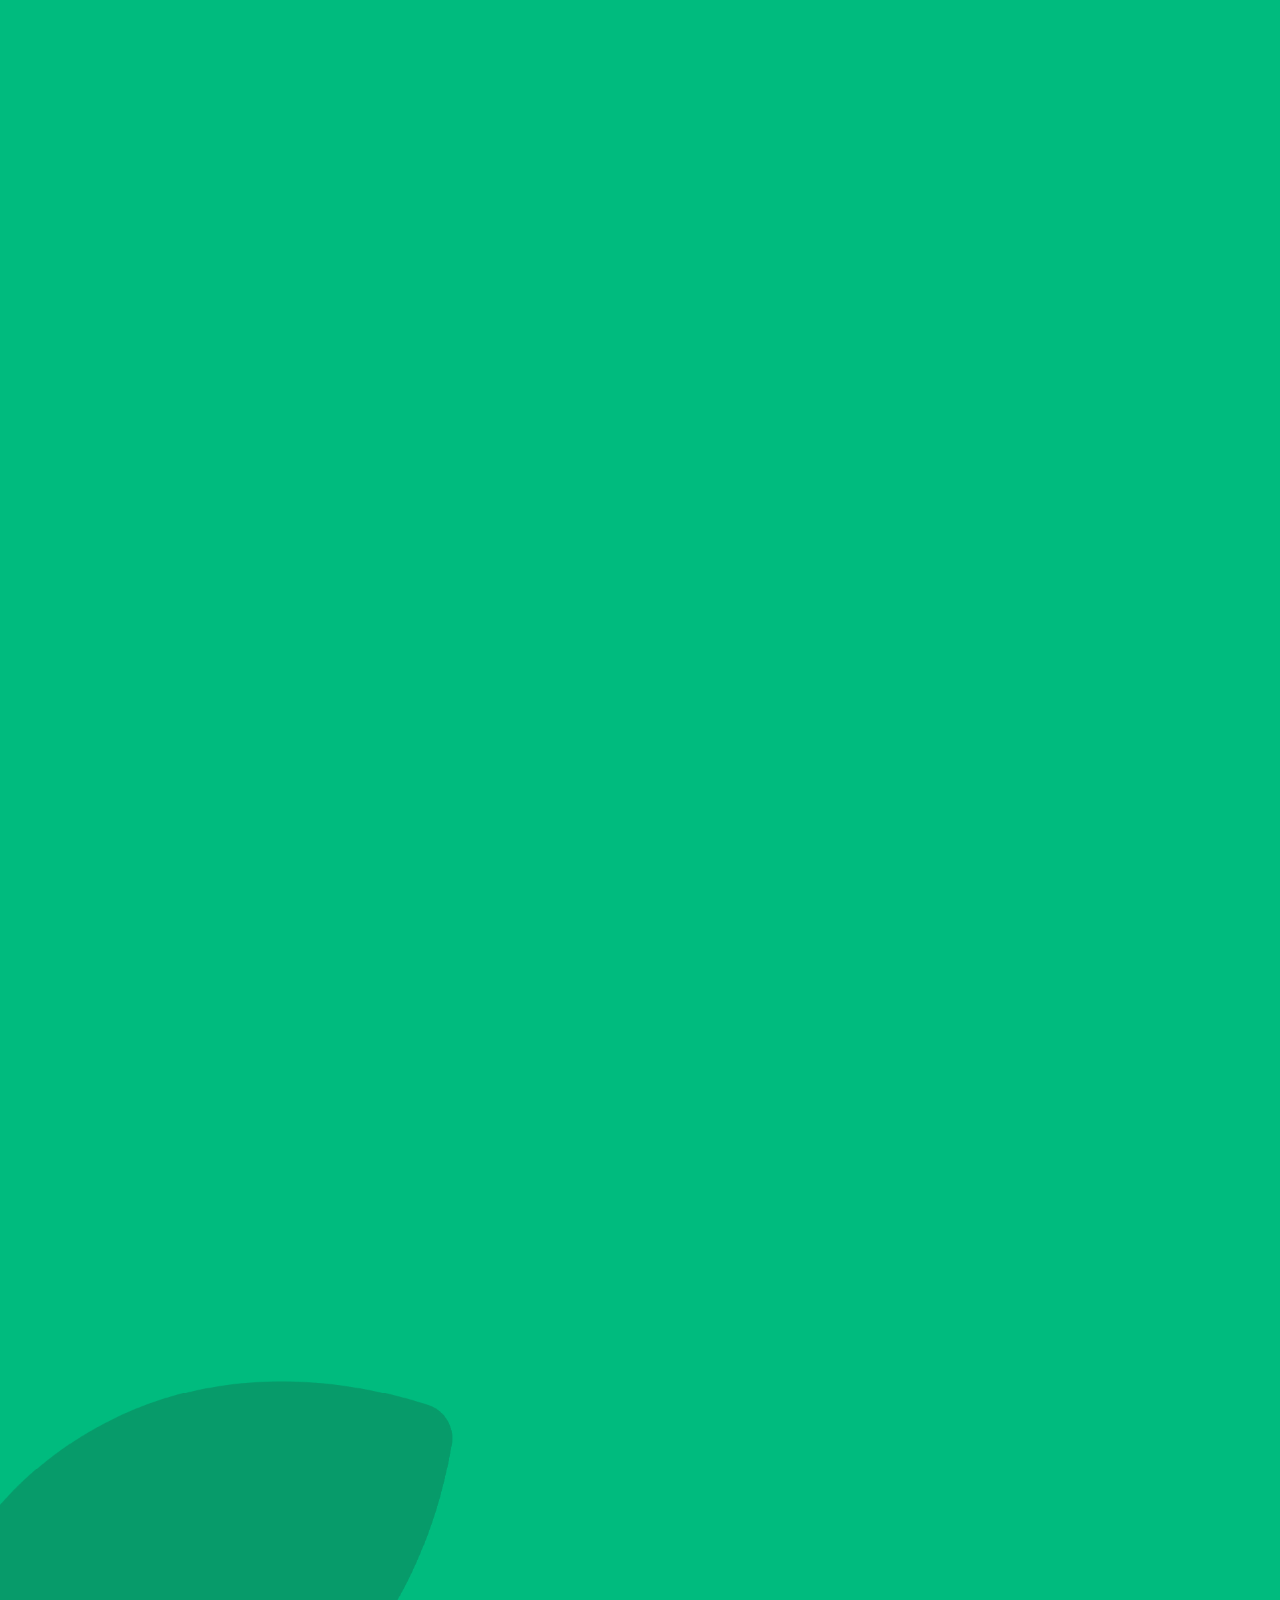
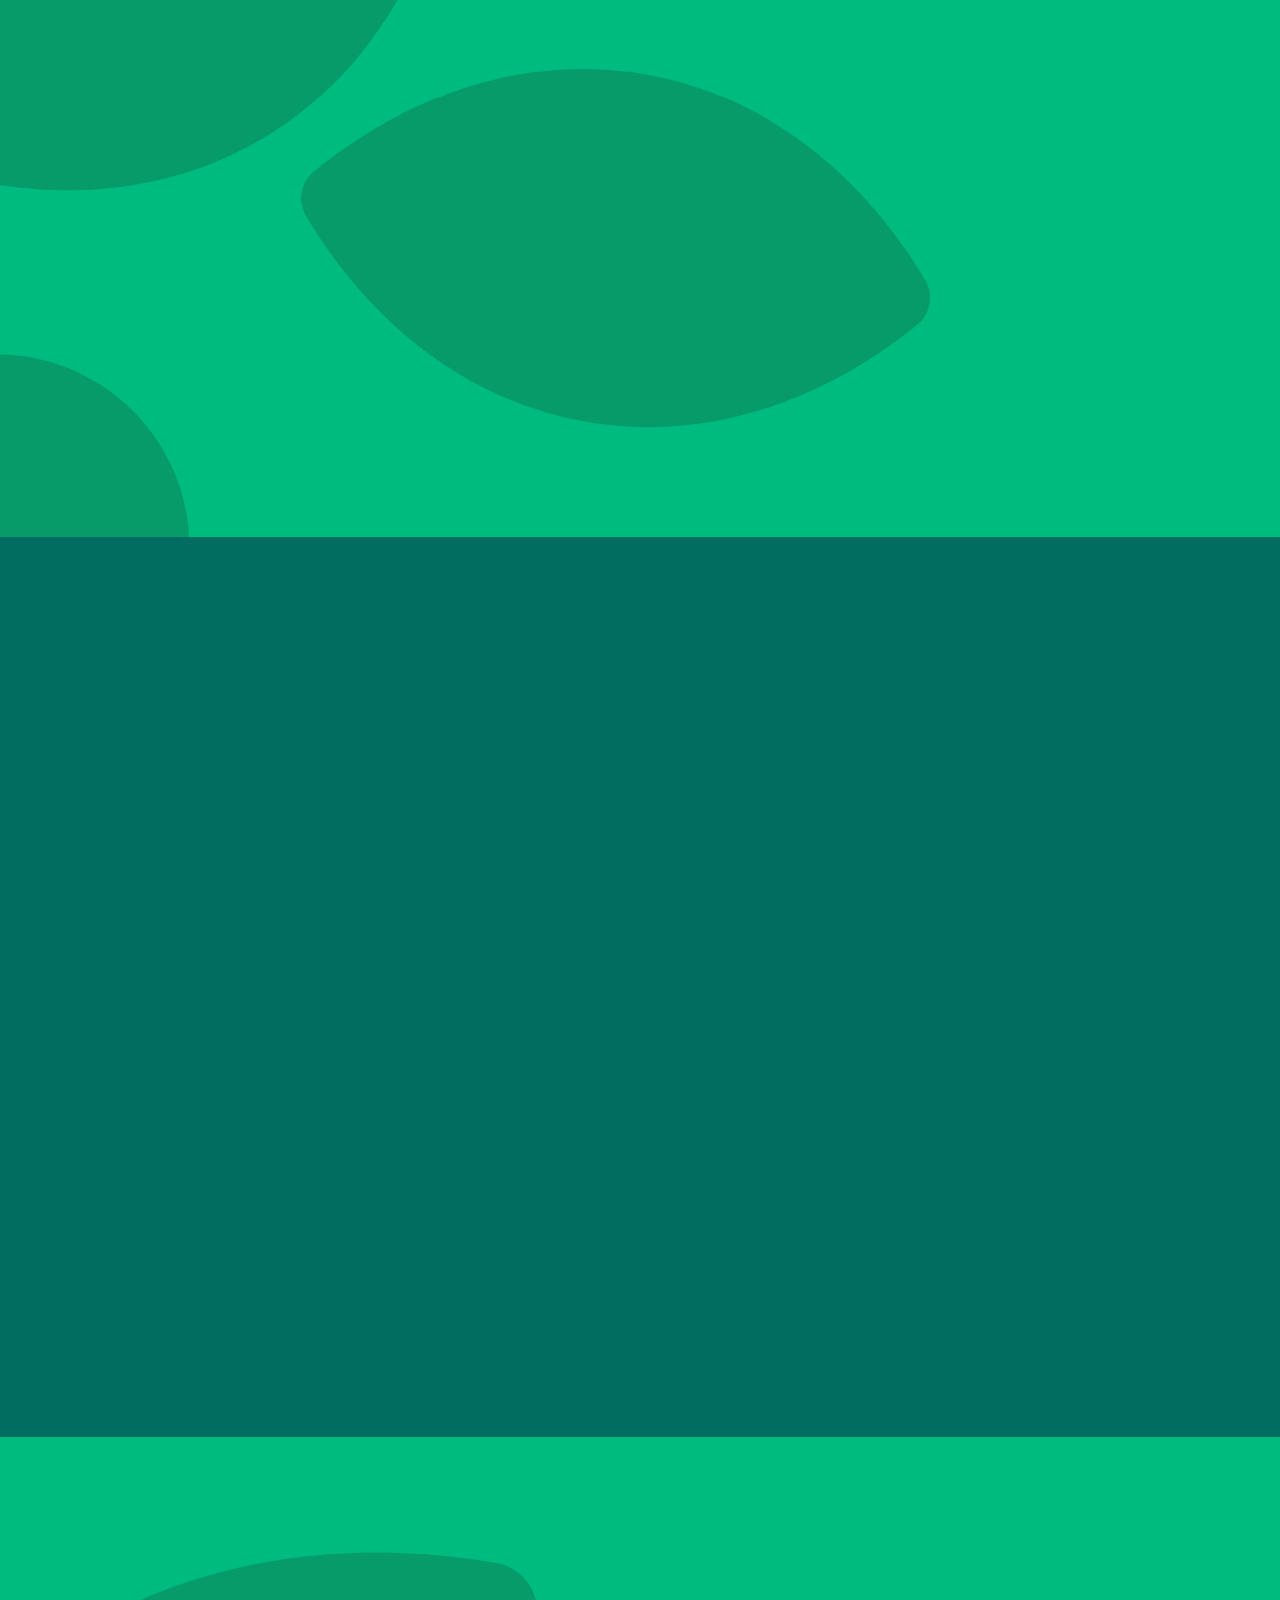
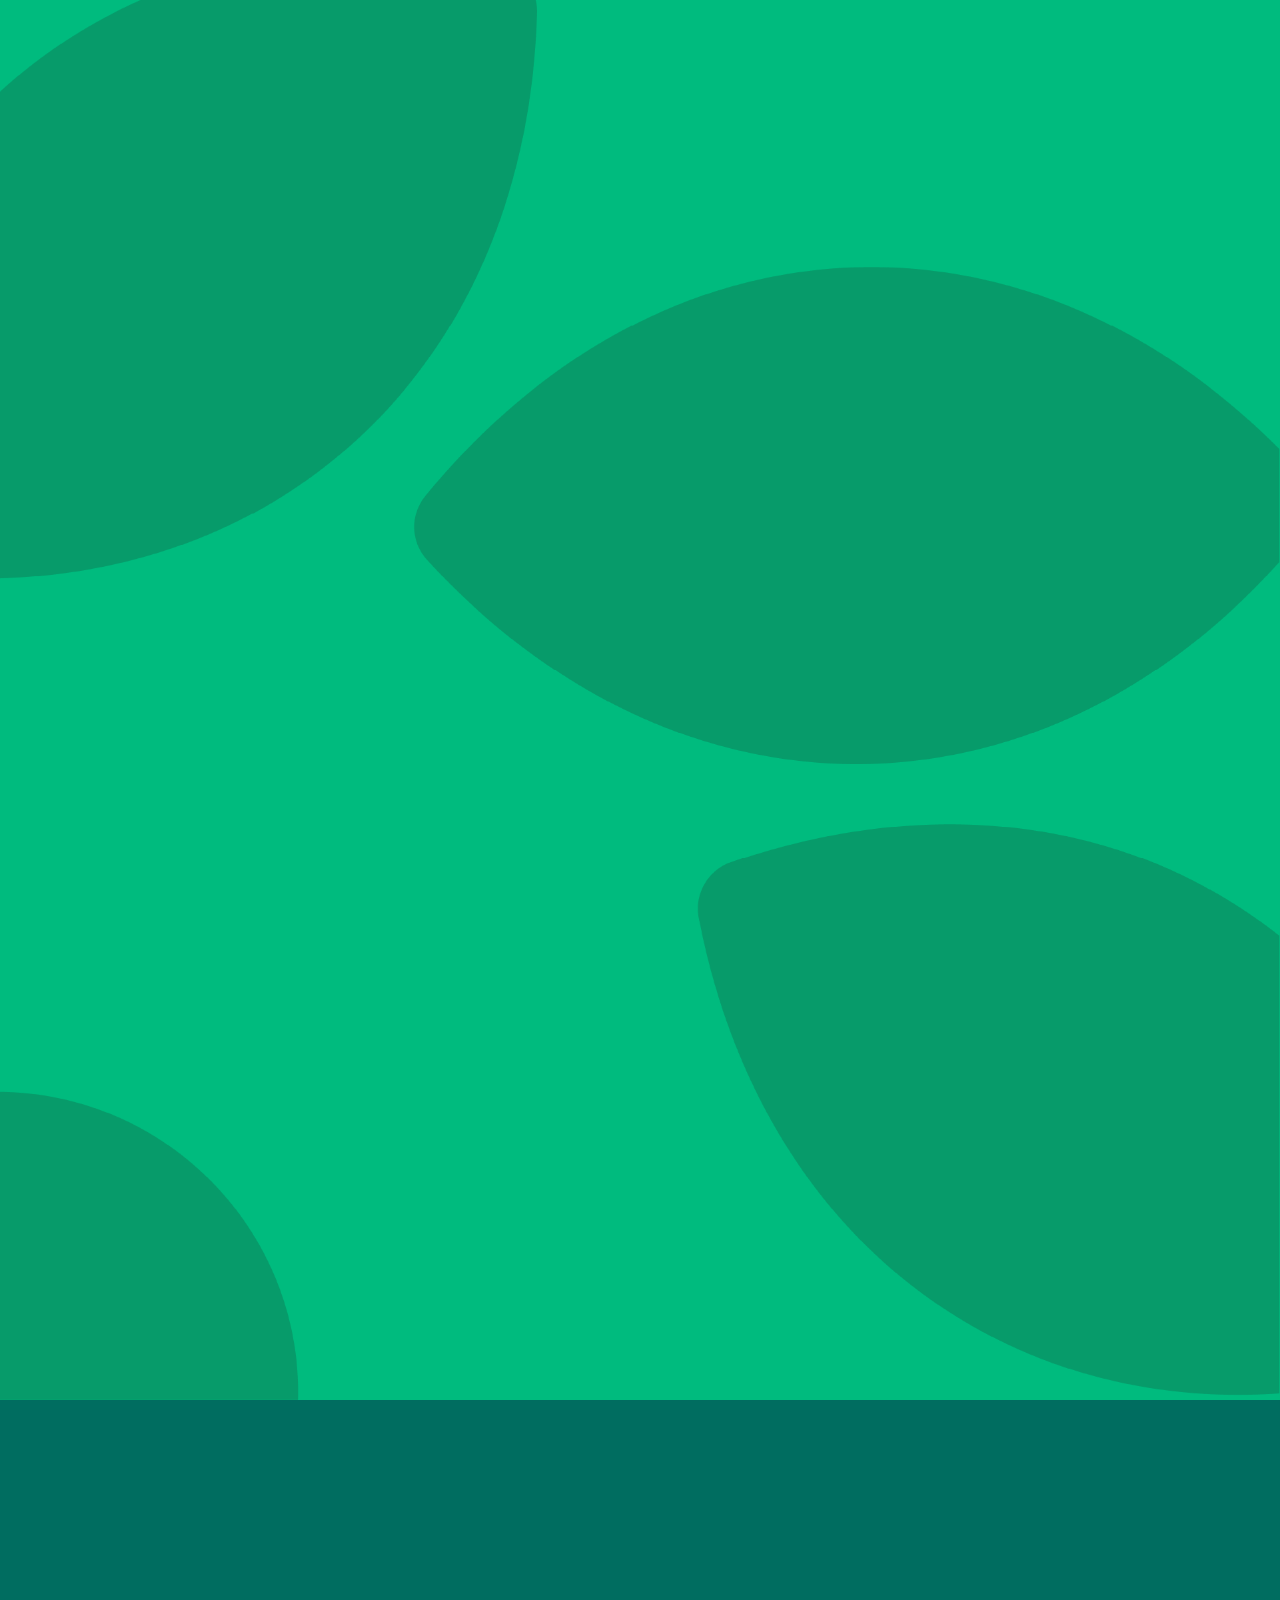
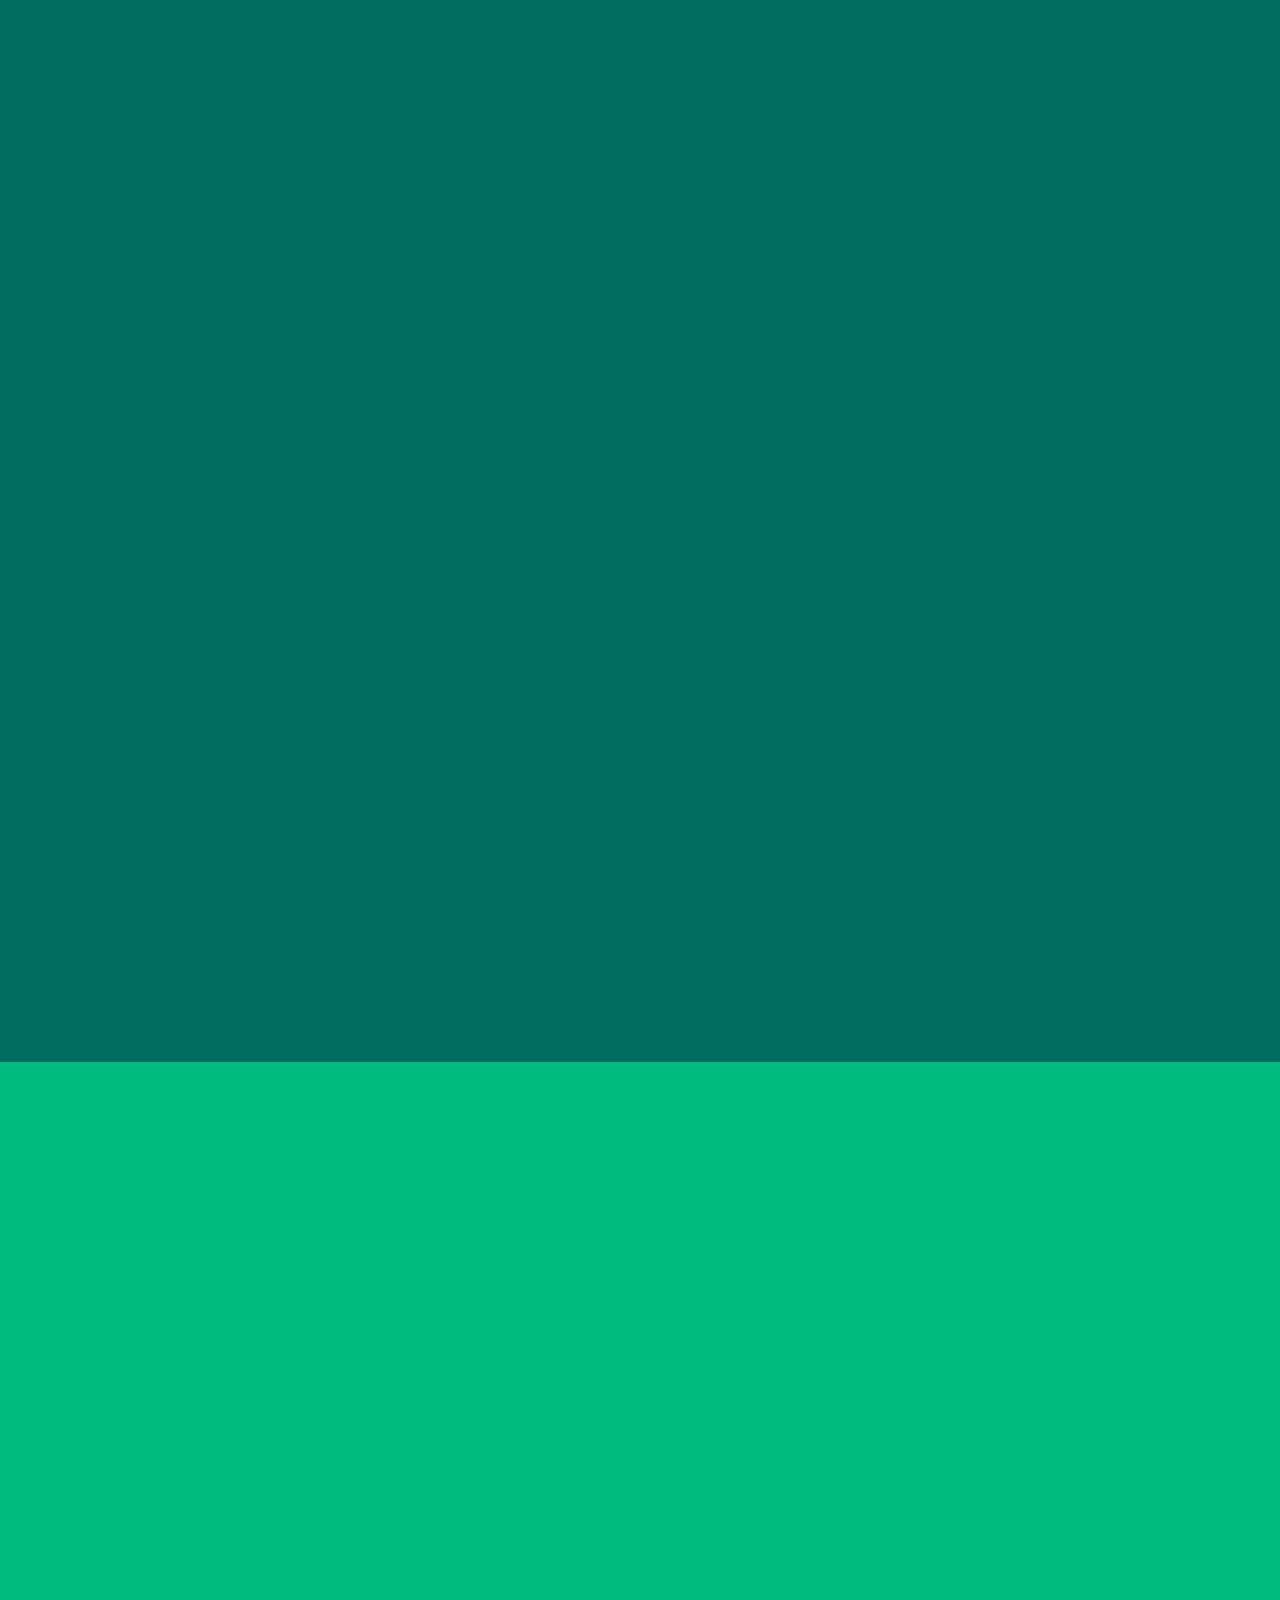
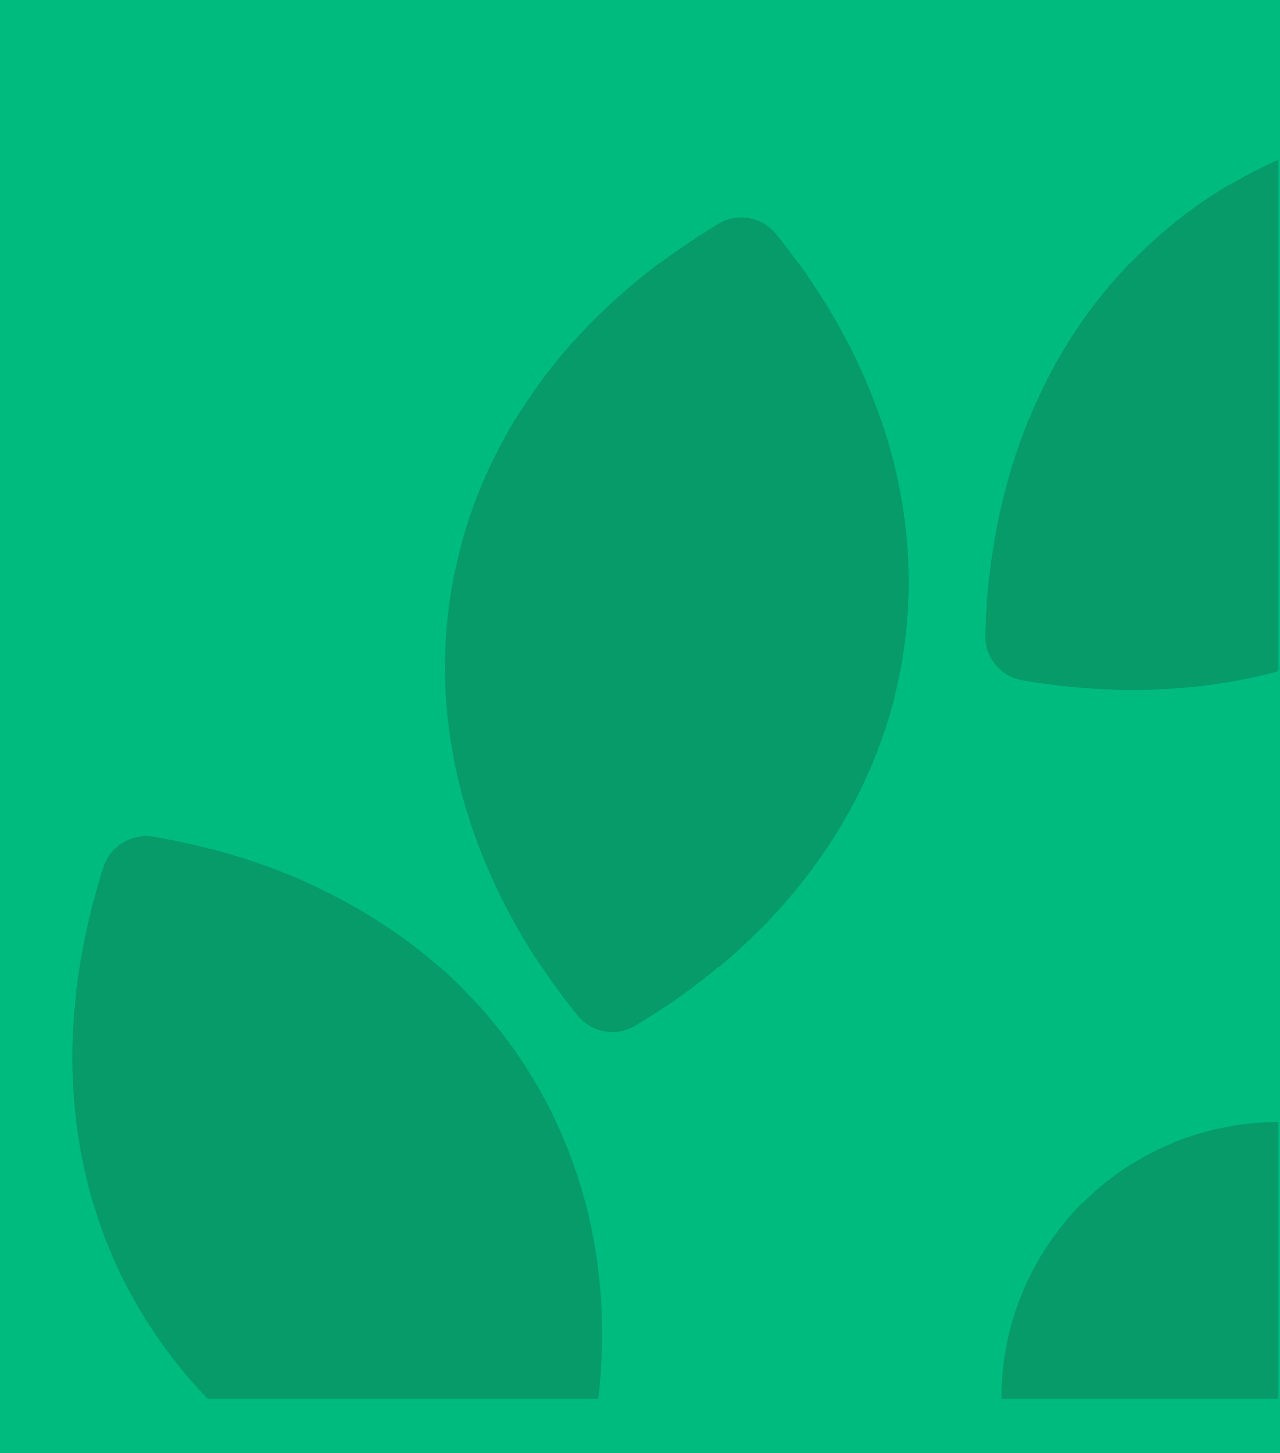
<file: landing-image.html>
<!doctype html>
<html lang="pt-br">

<head>
    <meta charset="utf-8">
    <meta name="viewport" content="width=device-width, initial-scale=1">

    <!-- Performance: DNS Prefetch e Preconnect para CDNs -->
    <link rel="preconnect" href="https://cdn.jsdelivr.net" crossorigin>
    <link rel="preconnect" href="https://ajax.googleapis.com" crossorigin>
    <link rel="dns-prefetch" href="https://cdn.jsdelivr.net">
    <link rel="dns-prefetch" href="https://ajax.googleapis.com">

    <!-- Performance: Preload de Fontes Críticas -->
    <link rel="preload" as="font" type="font/woff2" href="assets/fontes/RaptorTextPremium-SemiBold.woff2" crossorigin>
    <link rel="preload" as="font" type="font/woff2" href="assets/fontes/RaptorTextPremium-Regular.woff2" crossorigin>
    <link rel="preload" as="font" type="font/woff2" href="assets/fontes/RaptorTextPremium-Medium.woff2" crossorigin>

    <link href="https://cdn.jsdelivr.net/npm/bootstrap@5.3.0-alpha1/dist/css/bootstrap.min.css" rel="stylesheet"
        integrity="sha384-GLhlTQ8iRABdZLl6O3oVMWSktQOp6b7In1Zl3/Jr59b6EGGoI1aFkw7cmDA6j6gD" crossorigin="anonymous">
    <!-- AOS - Animate On Scroll -->
    <link href="https://unpkg.com/aos@2.3.1/dist/aos.css" rel="stylesheet">
    <link type="text/css" rel="stylesheet" href="assets/css/custom.css">
    <link type="text/css" rel="stylesheet" href="assets/css/responsive.css">

    <!-- SEO Meta Tags -->
    <title>Região do Cerrado Mineiro - Um Futuro Regenerativo Para o Café</title>
    <meta name="title" content="Região do Cerrado Mineiro - Um Futuro Regenerativo Para o Café" />
    <meta name="description"
        content="Ressignificar o Produzir, o Inovar e o Viver, Liderando um Futuro Regenerativo. A Região do Cerrado Mineiro é a primeira origem de café do mundo a adotar a regeneração como visão de desenvolvimento." />
    <meta name="keywords"
        content="Cerrado Mineiro, café, agricultura regenerativa, denominação de origem, café brasileiro, sustentabilidade, inovação" />
    <meta name="author" content="Região do Cerrado Mineiro" />
    <meta name="copyright" content="© 2026 Região do Cerrado Mineiro - Todos direitos reservados." />

    <!-- Open Graph / Facebook -->
    <meta property="og:type" content="website" />
    <meta property="og:url" content="https://regiaocerradomineiro.com.br/" />
    <meta property="og:title" content="Região do Cerrado Mineiro - Um Futuro Regenerativo Para o Café" />
    <meta property="og:description"
        content="Ressignificar o Produzir, o Inovar e o Viver, Liderando um Futuro Regenerativo. A primeira origem de café do mundo a adotar a regeneração como visão de desenvolvimento." />
    <meta property="og:image" content="https://regiaocerradomineiro.com.br/assets/images/2x/og-image.jpg" />
    <meta property="og:image:width" content="1200" />
    <meta property="og:image:height" content="630" />

    <!-- Twitter -->
    <meta name="twitter:card" content="summary_large_image" />
    <meta name="twitter:url" content="https://regiaocerradomineiro.com.br/" />
    <meta name="twitter:title" content="Região do Cerrado Mineiro - Um Futuro Regenerativo Para o Café" />
    <meta name="twitter:description"
        content="Ressignificar o Produzir, o Inovar e o Viver, Liderando um Futuro Regenerativo." />
    <meta name="twitter:image" content="https://regiaocerradomineiro.com.br/assets/images/2x/og-image.jpg" />

    <!-- Favicon -->
    <link rel="icon" type="image/png" href="assets/favicon/favicon-96x96.png" sizes="96x96" />
    <link rel="icon" type="image/svg+xml" href="assets/favicon/favicon.svg" />
    <link rel="shortcut icon" href="assets/favicon/favicon.ico" />
    <link rel="apple-touch-icon" sizes="180x180" href="assets/favicon/apple-touch-icon.png" />
    <meta name="apple-mobile-web-app-title" content="Cerrado Minieiro" />
    <link rel="manifest" href="assets/favicon/site.webmanifest" />

</head>

<body>


    <section id="inicio">
        <nav class="navbar navbar-expand-lg">
            <div class="container">
                <a class="navbar-brand" href="#" data-aos="fade-up" data-aos-anchor="#inicio" data-aos-delay="0">
                    <img src="assets/images/SVG/logotipo-cerrado-mineiro.svg" alt="Cerrado Mineiro" class="logotipo">
                </a>
                <button class="navbar-toggler" type="button" data-bs-toggle="collapse" data-bs-target="#navbarNav"
                    aria-controls="navbarNav" aria-expanded="false" aria-label="Toggle navigation">
                    <span class="navbar-toggler-icon"></span>
                </button>
                <div class="collapse navbar-collapse justify-content-end" id="navbarNav">
                    <ul class="navbar-nav">
                        <li class="nav-item" data-aos="fade-up" data-aos-anchor="#inicio" data-aos-delay="100">
                            <a class="nav-link menu-principal" href="#a-jornada">A Jornada</a>
                        </li>
                        <li class="nav-item" data-aos="fade-up" data-aos-anchor="#inicio" data-aos-delay="200">
                            <a class="nav-link menu-principal" href="#proposito">O Propósito</a>
                        </li>
                        <li class="nav-item" data-aos="fade-up" data-aos-anchor="#inicio" data-aos-delay="300">
                            <a class="nav-link menu-principal" href="#denominacao-origem">D.O. Cerrado Mineiro</a>
                        </li>
                        <li class="nav-item" data-aos="fade-up" data-aos-anchor="#inicio" data-aos-delay="400">
                            <a class="nav-link menu-principal" href="#rebranding">Rebranding</a>
                        </li>
                        <li class="nav-item" data-aos="fade-up" data-aos-anchor="#inicio" data-aos-delay="500">
                            <a class="nav-link menu-principal" href="#faq">FAQ's</a>
                        </li>
                    </ul>
                </div>
            </div>
        </nav>

        <div class="container banner-content">
            <div class="row">
                <div class="col-12 text-lg-end">
                    <img src="assets/images/SVG/headline.svg" class="headline" alt="Um Futuro Regenerativo Para o Café."
                        data-aos="fade-up" data-aos-anchor="#inicio" data-aos-delay="600">
                    <a href="#a-jornada"><img src="assets/images/SVG/rolar.svg" alt="Rolar" class="rolar"
                            data-aos="fade-up" data-aos-anchor="#inicio" data-aos-delay="700"></a>
                </div>
            </div>
        </div>
    </section>
    <span id="a-jornada"></span>
    <section class="spacer-sessao min-vh-section">
        <div class="container">
            <div class="row">
                <div class="col-lg-4">
                    <h1 data-aos="fade-up" data-aos-anchor="#a-jornada" data-aos-delay="0">A Jornada</h1>
                </div>
                <div class="col-lg-8 texto-jornada">
                    <span class="d-none d-lg-block">

                        <h5 data-aos="fade-up" data-aos-anchor="#a-jornada" data-aos-delay="100">Um legado construído
                            com atitude.</h5>
                        <p data-aos="fade-up" data-aos-anchor="#a-jornada" data-aos-delay="200">Na Região do Cerrado
                            Mineiro, sempre fomos pioneiros. Nosso espírito de inovação <br>
                            e empreendedorismo posicionou a origem e nos trouxe o reconhecimento. Cada passo <br>
                            dado e cada conquista refletem a atitude e o comprometimento da nossa gente.<br><br>
                            Fomos os primeiros a criar uma identidade coletiva para o café brasileiro. Os primeiros<br>
                            a conquistar a Denominação de Origem para cafés. A primeira Região a implementar<br>
                            um Controle de Origem e Qualidade. Os primeiros a ter um produtor com<br>
                            certificação regenerativa no mundo.<br><br>
                            É este o legado que inspira, fortalece nossa identidade e nos legitima.</p>

                        <h5 data-aos="fade-up" data-aos-anchor="#a-jornada" data-aos-delay="300">De origem a um
                            movimento sem fronteiras.</h5>
                        <p data-aos="fade-up" data-aos-anchor="#a-jornada" data-aos-delay="400">Mais do que uma origem
                            em uma era de transformação, estamos em uma jornada <br>
                            de evolução para um ecossistema colaborativo, onde autenticidade, inovação e <br>
                            regeneração se unem em um movimento sem fronteiras, projetando nossa região <br>
                            como impulsionadora de transformação. Um laboratório vivo, onde <br>
                            meio ambiente, as pessoas e os negócios prosperam em harmonia.
                        </p>

                        <h5 data-aos="fade-up" data-aos-anchor="#a-jornada" data-aos-delay="500">De produto á visão de
                            mundo.</h5>
                        <p data-aos="fade-up" data-aos-anchor="#a-jornada" data-aos-delay="600">Nossa estratégia avança
                            em uma direção clara: ampliar uma identidade ja reconhecida <br>
                            pela qualidade do produto para uma identidade que integra visão de mundo, projetos <br>
                            conectados e geração de impacto real para o território. <br>
                            Uma marca territorial não apenas promove produtos. Ela educa, engaja e inspira <br>
                            mudanças reais, gerando valor compartilhado para todo o ecossistema do território.</p>

                    </span>

                    <span class="d-block d-lg-none">

                        <h5 data-aos="fade-up" data-aos-anchor="#a-jornada" data-aos-delay="100">Um legado
                            construído<br>com atitude.</h5>
                        <p data-aos="fade-up" data-aos-anchor="#a-jornada" data-aos-delay="200">Na Região do Cerrado
                            Mineiro, sempre<br>
                            fomos pioneiros. Nosso espírito de inovação<br>
                            e empreendedorismo posicionou a origem<br>
                            e nos trouxe o reconhecimento. Cada passo<br>
                            dado e cada conquista refletem a atitude<br>
                            e o comprometimento da nossa gente.<br> <br>
                            Fomos os primeiros a criar uma identidade<br>
                            coletiva para o café brasileiro. Os primeiros<br>
                            a conquistar a Denominação de Origem para<br>
                            cafés. A primeira Região a implementar<br>
                            um Controle de Origem e Qualidade. Os<br>
                            primeiros a ter um produtor com<br>
                            certificação regenerativa no mundo.<br> <br>
                            É este o legado que inspira, fortalece<br>
                            nossa identidade e nos legitima.</p>

                        <h5 data-aos="fade-up" data-aos-anchor="#a-jornada" data-aos-delay="300">De origem a um
                            movimento<br>sem fronteiras.</h5>
                        <p data-aos="fade-up" data-aos-anchor="#a-jornada" data-aos-delay="400">Mais do que uma origem
                            em uma era de<br>
                            transformação, estamos em uma jornada<br>
                            de evolução para um ecossistema colaborativo,<br>
                            onde autenticidade, inovação e regeneração<br>
                            se unem em um movimento sem fronteiras,<br>
                            projetando nossa região como impulsionadora<br>
                            de transformação. Um laboratório vivo, onde<br>
                            meio ambiente, as pessoas e os negócios<br>
                            prosperam em harmonia.</p>

                        <h5 data-aos="fade-up" data-aos-anchor="#a-jornada" data-aos-delay="500">De produto á<br>visão
                            de mundo.</h5>
                        <p data-aos="fade-up" data-aos-anchor="#a-jornada" data-aos-delay="600">Nossa estratégia avança
                            em uma direção<br>
                            clara: ampliar uma identidade ja reconhecida<br>
                            pela qualidade do produto para uma identidade<br>
                            que integra visão de mundo, projetos conectados<br>
                            e geração de impacto real para o território.<br> <br>
                            Uma marca territorial não apenas promove<br>
                            produtos. Ela educa, engaja e inspira<br>
                            mudanças reais, gerando valor compartilhado<br>
                            para todo o ecossistema do território.</p>

                    </span>

                    <ul class="lista-textos-box" data-aos="fade-up" data-aos-anchor="#a-jornada" data-aos-delay="700">
                        <li class="textos-box">- Empreendedorismo cooperativo e governança de território</li>
                        <li class="textos-box">- Cafeicultura de vanguarda e origem controlada</li>
                        <li class="textos-box">- Inovação tecnológica e pesquisa aplicada</li>
                        <li class="textos-box">- Cultura de região e turismo de experiência</li>
                        <li class="textos-box">- Educação e formação de futuras gerações</li>
                        <li class="textos-box">- Bem-estar e prosperidade como valores emergentes</li>
                    </ul>

                </div>
            </div>
        </div>
    </section>
    <span id="video"></span>
    <section>
        <div class="container video-section">
            <div class="row">
                <div class="col-12">
                    <div class="video-container" id="videoContainer" data-aos="fade-up" data-aos-anchor="#video"
                        data-aos-delay="0">
                        <img src="assets/images/2x/placeholder-video@2x-80.jpg" alt="Vídeo" class="video-placeholder"
                            id="videoPlaceholder" loading="lazy">
                        <img src="assets/images/SVG/play.svg" alt="Play" class="bt-play" id="playButton" loading="lazy">
                    </div>
                </div>
            </div>
        </div>
    </section>

    <span id="proposito"></span>
    <section id="sessao-proposito" class="min-vh-desktop">
        <div class="container spacer-sessao">
            <div class="row">
                <div class="col-12">
                    <h1 data-aos="fade-up" data-aos-anchor="#proposito" data-aos-delay="0">O Propósito</h1>
                </div>
                <div class="col-12">
                    <span class="d-none d-lg-block">
                        <h2 data-aos="fade-up" data-aos-anchor="#proposito" data-aos-delay="100">'Ressignificar o
                            Produzir, o Inovar e o Viver, <br>
                            Liderando um Futuro Regenerativo'</h2>
                    </span>
                    <span class="d-block d-lg-none">
                        <h2 data-aos="fade-up" data-aos-anchor="#proposito" data-aos-delay="100">'Ressignificar o
                            Produzir,<br>
                            o Inovar e o Viver, Liderando<br>
                            um Futuro Regenerativo'</h2>
                    </span>
                </div>
                <div class="col-lg-8 offset-lg-4">
                    <span class="d-none d-lg-block">
                        <p data-aos="fade-up" data-aos-anchor="#proposito" data-aos-delay="200">Este é nosso propósito.
                            Não apenas uma declaração de intenção, mas o <br>
                            compromisso de uma região que decide que a sua origem é apenas o começo. <br> <br>
                            Estamos construindo um futuro, onde nossa origem é o alicerce deste <br>
                            movimento transformador, que transcende a produção e ambiciona consolidar <br>
                            esta visão a partir da Região do Cerrado Mineiro, inspirando e conectando <br>
                            comunidades e futuras gerações.</p>
                    </span>
                    <span class="d-block d-lg-none">
                        <p data-aos="fade-up" data-aos-anchor="#proposito" data-aos-delay="200">Este é nosso propósito.
                            Não apenas uma<br>
                            declaração de intenção, mas o compromisso<br>
                            de uma região que decide que a sua origem<br>
                            é apenas o começo.<br><br>
                            Estamos construindo um futuro, onde<br>
                            nossa origem é o alicerce deste movimento<br>
                            transformador, que transcende a produção<br>
                            e ambiciona consolidar esta visão a partirda<br>
                            Região do Cerrado Mineiro, inspirando e<br>
                            conectando comunidades e futuras gerações.</p>
                    </span>

                </div>
            </div>
        </div>
    </section>
    <span id="principios"></span>
    <section id="sessao-principios" class="min-vh-section">
        <div class="container spacer-sessao">
            <div class="row">
                <div class="col-12">
                    <span class="d-none d-lg-block">
                        <h1 data-aos="fade-up" data-aos-anchor="#principios" data-aos-delay="0">Três Princípios. Um
                            Movimento.</h1>
                    </span>
                    <span class="d-block d-lg-none">
                        <h1 data-aos="fade-up" data-aos-anchor="#principios" data-aos-delay="0">Três Princípios.<br>Um
                            Movimento.</h1>
                    </span>
                </div>
            </div>

            <div class="row g-0" id="cards-proposito">
                <div class="col-12 col-lg-4">
                    <div class="card-proposito" data-aos="fade-up" data-aos-anchor="#principios" data-aos-delay="100">
                        <h5>1. <br>Transcender<br>Fronteiras</h5>
                        <p class="textos-box">A RCM não exporta apenas café.<br>
                            Exporta um modelo. Um modo de<br>
                            pensar e agir. Laboratório vivo que<br>
                            integra empreendedorismo, inovação e<br>
                            regeneração, a região projeta-se como<br>
                            referência global, não apenas de origem,<br>
                            mas de visão estratégica para o agro<br>
                            e para a cafeicultura mundial.</p>
                    </div>
                </div>
                <div class="col-12 col-lg-4">
                    <div class="card-proposito" data-aos="fade-up" data-aos-anchor="#principios" data-aos-delay="200">
                        <h5>2. <br>Autenticidade e<br>Cultura de Região</h5>
                        <p class="textos-box">Com 4.500 produtores em<br>
                            55 municípios, a RCM é uma comunidade.<br>
                            A nova marca territorial aprofunda o senso<br>
                            de pertencimento e identidade,<br>
                            conectando gerações, fortalecendo<br>
                            cooperativas e consolidando uma cultura<br>
                            de origem controlada que agrega valor<br>
                            em toda a cadeia, do campo à xícara,<br>
                            da fazenda ao investidor.</p>
                    </div>
                </div>
                <div class="col-12 col-lg-4">
                    <div class="card-proposito" data-aos="fade-up" data-aos-anchor="#principios" data-aos-delay="300">
                        <h5>3. <br>Visão<br>Regenerativa</h5>
                        <p class="textos-box">Mais do que preservar, regenerar é<br>
                            transformar. A RCM já é a região com<br>
                            a maior área de cafeicultura regenerativa<br>
                            certificada do Brasil. Agora institucionaliza<br>
                            essa vanguarda como pilar estratégico e<br>
                            diferenciador de marca posicionando-se<br>
                            como a primeira origem de café do<br>
                            mundo a adotar a regeneração como<br>
                            visão de desenvolvimento dos negócios<br>
                            e do território, não apenas como<br>
                            técnica agrícola.</p>
                    </div>
                </div>

            </div>

        </div>
    </section>

    <span id="denominacao-origem"></span>
    <section id="sessao-denominacao-origem" class="min-vh-section">
        <div class="container spacer-sessao">
            <div class="row">
                <div class="col-4 col-lg-12">
                    <img src="assets/images/SVG/do-cerado.svg" alt="Denominação de Origem Cerrado Mineiro"
                        class="logo-do" loading="lazy" data-aos="fade-up" data-aos-anchor="#denominacao-origem"
                        data-aos-delay="0">
                </div>

                <div class="col-6 offset-2 text-center d-block d-lg-none">
                    <img src="assets/images/SVG/mapa-cerrado.svg" alt="Mapa Cerrado Mineiro" class="mapa" loading="lazy"
                        data-aos="fade-up" data-aos-anchor="#denominacao-origem" data-aos-delay="100">
                </div>

                <div class="col-12">
                    <span class="d-none d-lg-block">
                        <h1 data-aos="fade-up" data-aos-anchor="#denominacao-origem" data-aos-delay="100">A D.O. Cerrado
                            Mineiro Protege a Origem.<br>
                            O Movimento Região do Cerrado Mineiro Projeta o Futuro.</h1>
                    </span>
                    <span class="d-block d-lg-none">
                        <h1 data-aos="fade-up" data-aos-anchor="#denominacao-origem" data-aos-delay="200">A D.O. Cerrado
                            Mineiro<br>
                            Protege a Origem.<br>
                            O Movimento Região<br>
                            do Cerrado Mineiro<br>
                            Projeta o Futuro.</h1>
                    </span>
                </div>
            </div>
            <div class="row">
                <div class="col-12 col-lg-8">
                    <span class="d-none d-lg-block">
                        <p class="textos-box" data-aos="fade-up" data-aos-anchor="#denominacao-origem"
                            data-aos-delay="200">A Denominação de Origem Cerrado Mineiro personifica um café
                            autêntico,<br>
                            rastreável e conectado a ideias regenerativas, voltado para mercados e<br>
                            consumidores conscientes que buscam impacto real.</p>
                        <p class="textos-box" data-aos="fade-up" data-aos-anchor="#denominacao-origem"
                            data-aos-delay="300">Com o reposicionamento da marca territorial, a Denominação de Origem
                            ganha<br>
                            um novo contexto: ela passa a ser o alicerce de um movimento maior, que vai<br>
                            da certificação à regeneração, da rastreabilidade à visão de mundo.<br>
                            A origem que impacta e define o futuro.</p>
                    </span>
                    <span class="d-block d-lg-none">
                        <p class="textos-box" data-aos="fade-up" data-aos-anchor="#denominacao-origem"
                            data-aos-delay="300">A Denominação de Origem Cerrado Mineiro<br>
                            personifica um café autêntico, rastreável e<br>
                            conectado a ideias regenerativas, voltado<br>
                            para mercados e consumidores conscientes<br>
                            que buscam impacto real.</p>
                        <p class="textos-box">&nbsp;</p>
                        <p class="textos-box" data-aos="fade-up" data-aos-anchor="#denominacao-origem"
                            data-aos-delay="400">Com o reposicionamento da marca<br>
                            territorial, a Denominação de Origem ganha<br>
                            um novo contexto: ela passa a ser o alicerce<br>
                            de um movimento maior, que vai da certificação<br>
                            à regeneração, da rastreabilidade à visão de<br>
                            mundo. A origem que impacta e define o futuro.</p>
                    </span>
                </div>

                <div class="col-4 text-center d-none d-lg-block">
                    <img src="assets/images/SVG/mapa-cerrado.svg" alt="Mapa Cerrado Mineiro" class="mapa" loading="lazy"
                        data-aos="fade-up" data-aos-anchor="#denominacao-origem" data-aos-delay="400">

                </div>

                <div class="row g-0" id="mini-cards-info">
                    <div class="col-6 col-lg-3">
                        <div class="mini-card-info" data-aos="fade-up" data-aos-anchor="#denominacao-origem"
                            data-aos-delay="500">
                            <h4>4.500</h4>
                            <p class="textos-box">produtores em 55 municípios</p>
                        </div>
                    </div>
                    <div class="col-6 col-lg-3">
                        <div class="mini-card-info" data-aos="fade-up" data-aos-anchor="#denominacao-origem"
                            data-aos-delay="600">
                            <h4>6 milhões</h4>
                            <p class="textos-box">sacas produzidas por ano</p>
                        </div>
                    </div>
                    <div class="col-6 col-lg-3">
                        <div class="mini-card-info" data-aos="fade-up" data-aos-anchor="#denominacao-origem"
                            data-aos-delay="700">
                            <h4>255 mil ha</h4>
                            <p class="textos-box">12,7% da produção brasileira</p>
                        </div>
                    </div>
                    <div class="col-6 col-lg-3">
                        <div class="mini-card-info" data-aos="fade-up" data-aos-anchor="#denominacao-origem"
                            data-aos-delay="800">
                            <h4>+30 países</h4>
                            <p class="textos-box">exportação de cafés,<br>
                                em todos os continentes</p>
                        </div>
                    </div>
                </div>

                <div class="row g-0">
                    <div class="col-12">
                        <div class="box-verde-info" data-aos="fade-up" data-aos-anchor="#denominacao-origem"
                            data-aos-delay="900">
                            <span class="d-none d-lg-block">
                                <p class="corpo">- 1ª Denominação de Origem de cafés do Brasil (2013)</p>
                                <p class="corpo">- 1ª certificação ISO 9001 do mundo para uma região cafeeira</p>
                                <p class="corpo">- 1ª fazenda de café com certificação regenerativa do mundo (Regenagri
                                    - Control Union, 2022)</p>
                                <p class="corpo">- Maior área de cafeicultura regenerativa certificada do Brasil (quase
                                    30.000 hectares)</p>
                                <p class="corpo">- Crescimento de 160% na certificação de origem em 2024</p>
                                <p class="corpo">- Primeiro café comercializado em escala global, com selo regenerativo.
                                    (Parceria com a illy caffè, 2023)</p>
                            </span>
                            <span class="d-block d-lg-none">
                                <p class="corpo">- 1ª Denominação de Origem de cafés do Brasil (2013)</p>
                                <p class="corpo">- 1ª certificação ISO 9001 do mundo para uma <br> região cafeeira</p>
                                <p class="corpo">- 1ª fazenda de café com certificação regenerativa <br> do mundo
                                    (Regenagri - Control Union, 2022)</p>
                                <p class="corpo">- Maior área de cafeicultura regenerativa <br> certificada do Brasil
                                    (30.000 ha)</p>
                                <p class="corpo">- Crescimento de 160% na certificação <br>de origem em 2024</p>
                                <p class="corpo">- Primeiro café comercializado em escala global, com <br>selo
                                    regenerativo. (Parceria com a illy caffè, 2023)</p>
                            </span>
                        </div>
                    </div>
                </div>
            </div>
    </section>


    <span id="rebranding"></span>
    <section id="sessao-rebranding" class="min-vh-section">
        <div class="container spacer-sessao">
            <div class="row">
                <div class="col-lg-4">
                    <h4 data-aos="fade-up" data-aos-anchor="#rebranding" data-aos-delay="0">Rebranding:<br>Look & Feel
                    </h4>
                </div>
                <div class="col-lg-8">
                    <span class="d-none d-lg-block">
                        <h5 data-aos="fade-up" data-aos-anchor="#rebranding" data-aos-delay="100">Uma nova expressão,
                            para um novo momento.</h5>
                    </span>
                    <span class="d-block d-lg-none">
                        <h5 data-aos="fade-up" data-aos-anchor="#rebranding" data-aos-delay="100">Uma nova
                            expressão,<br>para um novo momento.</h5>
                    </span>
                    <span class="d-none d-lg-block">
                        <p class="textos-box" data-aos="fade-up" data-aos-anchor="#rebranding" data-aos-delay="200">A
                            ambição de se consolidar como um ecossistema vivo e uma referência
                            territorial global<br>
                            demandou uma redefinição da marca Região do Cerrado Mineiro, por meio de uma evolução<br>
                            do nosso logotipo e da criação de uma nova linguagem de marca que expressa e comunica<br>
                            este novo momento.</p>
                        <p class="textos-box" data-aos="fade-up" data-aos-anchor="#rebranding" data-aos-delay="300">É a
                            tradução visual de uma mudança de postura de uma região reconhecida
                            pela<br>
                            singularidade do seu café, para um ecossistema vivo focado em impacto real.</p>
                    </span>
                    <span class="d-block d-lg-none">
                        <p class="textos-box" data-aos="fade-up" data-aos-anchor="#rebranding" data-aos-delay="200">A
                            ambição de se consolidar como um<br>
                            ecossistema vivo e uma referência territorial<br>
                            global demandou uma redefinição da marca<br>
                            Região do Cerrado Mineiro, por meio de uma<br>
                            evolução do nosso logotipo e da criação<br>
                            de uma nova linguagem de marca que<br>
                            expressa e comunica este novo momento.</p>
                        <p class="textos-box"> &nbsp; </p>
                        <p class="textos-box" data-aos="fade-up" data-aos-anchor="#rebranding" data-aos-delay="300">É a
                            tradução visual de uma mudança<br>
                            de postura de uma região reconhecida<br>
                            pela singularidade do seu café, para um<br>
                            ecossistema vivo focado em impacto real.</p>
                    </span>
                </div>
            </div>
        </div>
        <div class="rebranding-image-container">
            <span class="d-none d-lg-block"><img src="assets/images/2x/rebranding@2x-80.jpg" alt="Rebranding"
                    class="rebranding-image" loading="lazy" data-aos="fade-up" data-aos-anchor="#rebranding"
                    data-aos-delay="400"></span>
            <span class="d-block d-lg-none">
                <img src="assets/images/2x/rebranding-1.jpg" alt="Rebranding" class="d-block img-fluid" loading="lazy"
                    data-aos="fade-up" data-aos-anchor="#rebranding" data-aos-delay="400">
                <img src="assets/images/2x/rebranding-2.jpg" alt="Rebranding" class="d-block img-fluid" loading="lazy"
                    data-aos="fade-up" data-aos-anchor="#rebranding" data-aos-delay="500">
                <img src="assets/images/2x/rebranding-3.jpg" alt="Rebranding" class="d-block img-fluid" loading="lazy"
                    data-aos="fade-up" data-aos-anchor="#rebranding" data-aos-delay="600">
                <img src="assets/images/2x/rebranding-4.jpg" alt="Rebranding" class="d-block img-fluid" loading="lazy"
                    data-aos="fade-up" data-aos-anchor="#rebranding" data-aos-delay="700">
            </span>
        </div>
    </section>

    <span id="faq"></span>
    <div id="bg-final">
        <section id="sessao-faq">
            <div class="container spacer-sessao">
                <div class="row">
                    <div class="col-4">
                        <h1 data-aos="fade-up" data-aos-anchor="#faq" data-aos-delay="0">Perguntas <br> Frequentes</h1>

                    </div>

                    <div class="col-lg-8">
                        <div class="faq-accordion">
                            <!-- Item 1 -->
                            <div class="faq-item" data-aos="fade-up" data-aos-anchor="#faq" data-aos-delay="100">
                                <div class="faq-question">
                                    <h5>Por que a RCM decidiu <br> se reposicionar?</h5>
                                    <button class="faq-toggle" aria-label="Toggle resposta">
                                        <span class="faq-icon">
                                            <span class="faq-line faq-line-horizontal"></span>
                                            <span class="faq-line faq-line-vertical"></span>
                                        </span>
                                    </button>
                                </div>
                                <div class="faq-answer">
                                    <p class="corpo">Para que a marca territorial alcance a ambição da região. Não basta
                                        ser uma grande origem de qualidade. A RCM quer liderar um futuro regenerativo
                                        para o café, e isso exige uma identidade à altura dessa visão.</p>
                                </div>
                            </div>

                            <!-- Item 2 -->
                            <div class="faq-item" data-aos="fade-up" data-aos-anchor="#faq" data-aos-delay="200">
                                <div class="faq-question">
                                    <h5>O que muda na essência <br> da marca?</h5>
                                    <button class="faq-toggle" aria-label="Toggle resposta">
                                        <span class="faq-icon">
                                            <span class="faq-line faq-line-horizontal"></span>
                                            <span class="faq-line faq-line-vertical"></span>
                                        </span>
                                    </button>
                                </div>
                                <div class="faq-answer">
                                    <p class="corpo">A identidade passa de produto para visão de mundo. A Denominação de
                                        Origem continua sendo o alicerce. O que muda é o movimento que ela sustenta,
                                        mais amplo, mais colaborativo, mais impactante.</p>
                                </div>
                            </div>

                            <!-- Item 3 -->
                            <div class="faq-item" data-aos="fade-up" data-aos-anchor="#faq" data-aos-delay="300">
                                <div class="faq-question">
                                    <h5>A estratégia é sobre agricultura <br> regenerativa?</h5>
                                    <button class="faq-toggle" aria-label="Toggle resposta">
                                        <span class="faq-icon">
                                            <span class="faq-line faq-line-horizontal"></span>
                                            <span class="faq-line faq-line-vertical"></span>
                                        </span>
                                    </button>
                                </div>
                                <div class="faq-answer">
                                    <p class="corpo">Não apenas. A visão regenerativa é uma filosofia de desenvolvimento
                                        — que se aplica ao modo como produzimos, inovamos, nos organizamos e vivemos. A
                                        agricultura regenerativa é uma prática dentro desse universo, não o universo
                                        inteiro.</p>
                                </div>
                            </div>

                            <!-- Item 4 -->
                            <div class="faq-item" data-aos="fade-up" data-aos-anchor="#faq" data-aos-delay="400">
                                <div class="faq-question">
                                    <h5>O que é uma marca territorial e<br> por que ela importa?</h5>
                                    <button class="faq-toggle" aria-label="Toggle resposta">
                                        <span class="faq-icon">
                                            <span class="faq-line faq-line-horizontal"></span>
                                            <span class="faq-line faq-line-vertical"></span>
                                        </span>
                                    </button>
                                </div>
                                <div class="faq-answer">
                                    <p class="corpo">Uma marca territorial não promove apenas produtos. Ela educa,
                                        engaja e inspira mudanças reais — gerando valor compartilhado para todo o
                                        ecossistema de um lugar. É a ideia que une produtores, cooperativas, parceiros e
                                        comunidades em torno de um propósito comum.</p>
                                </div>
                            </div>

                            <!-- Item 5 -->
                            <div class="faq-item" data-aos="fade-up" data-aos-anchor="#faq" data-aos-delay="500">
                                <div class="faq-question">
                                    <h5>A Denominação de Origem muda com o <br class="d-none d-lg-block">
                                        reposicionamento?</h5>
                                    <button class="faq-toggle" aria-label="Toggle resposta">
                                        <span class="faq-icon">
                                            <span class="faq-line faq-line-horizontal"></span>
                                            <span class="faq-line faq-line-vertical"></span>
                                        </span>
                                    </button>
                                </div>
                                <div class="faq-answer">
                                    <p class="corpo">Não. A DO permanece como o alicerce jurídico e técnico da
                                        identidade territorial. O reposicionamento amplia o seu significado, ela passa a
                                        ser o ponto de partida de um movimento maior que vai da certificação à
                                        regeneração.</p>
                                </div>
                            </div>

                            <!-- Item 6 -->
                            <div class="faq-item" data-aos="fade-up" data-aos-anchor="#faq" data-aos-delay="600">
                                <div class="faq-question">
                                    <h5>O que muda para produtores <br>e cooperativas?</h5>
                                    <button class="faq-toggle" aria-label="Toggle resposta">
                                        <span class="faq-icon">
                                            <span class="faq-line faq-line-horizontal"></span>
                                            <span class="faq-line faq-line-vertical"></span>
                                        </span>
                                    </button>
                                </div>
                                <div class="faq-answer">
                                    <p class="corpo">A identidade coletiva da região se fortalece. Cada produtor passa a
                                        fazer parte de um ecossistema de marca com mais força e mais alcance. Não é
                                        apenas um café de origem — é um café que carrega um propósito.</p>
                                </div>
                            </div>

                            <!-- Item 7 -->
                            <div class="faq-item" data-aos="fade-up" data-aos-anchor="#faq" data-aos-delay="700">
                                <div class="faq-question">
                                    <h5>O que significa a tagline <br> 'Um Futuro Regenerativo <br
                                            class="d-block d-lg-none"> Para o Café'?</h5>
                                    <button class="faq-toggle" aria-label="Toggle resposta">
                                        <span class="faq-icon">
                                            <span class="faq-line faq-line-horizontal"></span>
                                            <span class="faq-line faq-line-vertical"></span>
                                        </span>
                                    </button>
                                </div>
                                <div class="faq-answer">
                                    <p class="corpo">"Café" como um ecossistema vivo de valor, de produção, inovação,
                                        consumo, educação, comunidade, turismo, equidade. Este tagline declara que a RCM
                                        lidera a transformação desse ecossistema inteiro, não apenas de uma cadeia
                                        produtiva.</p>
                                </div>
                            </div>

                            <!-- Item 8 -->
                            <div class="faq-item" data-aos="fade-up" data-aos-anchor="#faq" data-aos-delay="800">
                                <div class="faq-question">
                                    <h5>Como posso fazer parte <br> deste movimento?</h5>
                                    <button class="faq-toggle" aria-label="Toggle resposta">
                                        <span class="faq-icon">
                                            <span class="faq-line faq-line-horizontal"></span>
                                            <span class="faq-line faq-line-vertical"></span>
                                        </span>
                                    </button>
                                </div>
                                <div class="faq-answer">
                                    <p class="corpo">Este é um convite aberto. Para produtores, cooperativas, parceiros
                                        e lideranças que acreditam que é possível fazer diferente. Entre em contato
                                        conosco: <a
                                            href="mailto:comunicacao@cerradomineiro.org">comunicacao@cerradomineiro.org</a>
                                    </p>
                                </div>
                            </div>
                        </div>
                    </div>
                </div>
            </div>
            <div class="container spacer-sessao" id="sessao-download">
                <div class="row">
                    <div class="col-lg-4">
                        <h1 data-aos="fade-up" data-aos-anchor="#faq" data-aos-delay="200">Downloads</h1>
                    </div>
                    <div class="col-lg-2">
                        <p data-aos="fade-up" data-aos-anchor="#faq" data-aos-delay="300"><a href="">Imagens</a></p>
                    </div>
                    <div class="col-lg-2">
                        <p data-aos="fade-up" data-aos-anchor="#faq" data-aos-delay="400"><a href="">Mapas</a></p>
                    </div>
                    <div class="col-lg-2">
                        <p data-aos="fade-up" data-aos-anchor="#faq" data-aos-delay="500"><a href="">Imagens</a></p>
                    </div>
                </div>
            </div>

        </section>

        <footer id="footer">
            <div class="container">
                <!-- Botão Voltar -->
                <div class="row">
                    <div class="col-12 text-end">
                        <a href="#inicio">
                            <img src="assets/images/SVG/voltar.svg" alt="Voltar" class="bt-voltar" loading="lazy"
                                data-aos="fade-up" data-aos-anchor="#faq" data-aos-delay="600">
                        </a>
                    </div>

                    <div class="col-12 d-block d-lg-none text-end">
                        <div class="redes-sociais" data-aos="fade-up" data-aos-anchor="#faq" data-aos-delay="700">
                            <a href="https://www.facebook.com/cerradomineirooficial/" target="_blank"
                                rel="noopener noreferrer">
                                <img src="assets/images/SVG/icone-face.svg" alt="Facebook" class="icone-social"
                                    loading="lazy">
                            </a>
                            <a href="https://www.instagram.com/cerradomineirooficial/" target="_blank"
                                rel="noopener noreferrer">
                                <img src="assets/images/SVG/icone-insta.svg" alt="Instagram" class="icone-social"
                                    loading="lazy">
                            </a>
                        </div>
                    </div>
                </div>

                <!-- Logotipo e Headline -->
                <div class="row footer-logos align-items-end">
                    <div class="col-6 col-lg-10">
                        <img src="assets/images/SVG/logotipo-cerrado-mineiro.svg" alt="Cerrado Mineiro"
                            class="logotipo-footer" loading="lazy" data-aos="fade-up" data-aos-anchor="#faq"
                            data-aos-delay="800">
                    </div>
                    <div class="col-6 col-lg-2 text-end text-lg-start">
                        <img src="assets/images/SVG/headline.svg" alt="Um Futuro Regenerativo Para o Café"
                            class="headline-footer" loading="lazy" data-aos="fade-up" data-aos-anchor="#faq"
                            data-aos-delay="900">
                    </div>
                </div>

                <!-- Copyright e Redes Sociais -->
                <div class="row footer-bottom align-items-end">
                    <div class="col-lg-10">
                        <p class="copy" data-aos="fade-up" data-aos-anchor="#faq" data-aos-delay="1000">© 2026 Região do
                            Cerrado Mineiro - Todos direitos reservados.</p>
                    </div>
                    <div class="col-2 d-none d-lg-block">
                        <div class="redes-sociais" data-aos="fade-up" data-aos-anchor="#faq" data-aos-delay="1100">
                            <a href="https://www.facebook.com/cerradomineirooficial/" target="_blank"
                                rel="noopener noreferrer">
                                <img src="assets/images/SVG/icone-face.svg" alt="Facebook" class="icone-social"
                                    loading="lazy">
                            </a>
                            <a href="https://www.instagram.com/cerradomineirooficial/" target="_blank"
                                rel="noopener noreferrer">
                                <img src="assets/images/SVG/icone-insta.svg" alt="Instagram" class="icone-social"
                                    loading="lazy">
                            </a>
                        </div>
                    </div>
                </div>
            </div>
        </footer>

    </div>


    <!-- Loading Overlay -->
    <div id="loading-overlay">
        <div class="loading-tree-wrap">
            <svg viewBox="0 0 132.6 164.1" xmlns="http://www.w3.org/2000/svg" aria-label="Árvore animada"
                class="loading-tree">
                <defs>
                    <!-- Máscara do tronco -->
                    <mask id="maskTrunk" maskUnits="userSpaceOnUse">
                        <rect x="0" y="0" width="132.6" height="164.1" fill="black" />
                        <rect class="mask-trunk-rect" x="0" y="164.1" width="132.6" height="0" fill="white" />
                    </mask>

                    <!-- Máscara dos galhos laterais -->
                    <mask id="maskBranches" maskUnits="userSpaceOnUse">
                        <rect x="0" y="0" width="132.6" height="164.1" fill="black" />
                        <rect class="mask-branches-rect" x="66.3" y="0" width="0" height="130" fill="white" />
                    </mask>
                </defs>

                <!-- Tronco central -->
                <g mask="url(#maskTrunk)">
                    <path class="tree-part"
                        d="M84.3,64.7c.6-.6.5-1.4-.3-1.8l-2-.9c-.8-.4-2-.2-2.8.3l-6.7,5.1c-.7.5-1.3.2-1.3-.6v-25.1c0-.9-.8-1.6-1.6-1.6h-5.8c-.9,0-1.6.7-1.7,1.6l-1.9,71.9c0,.9-.6,1.1-1.2.5l-18.7-16.8c-.7-.6-1.9-.8-2.7-.4l-2.6,1.1c-.8.4-1,1.2-.4,1.8l25.1,27c.6.6,1.1,1.9,1.1,2.8l-.4,33c0,.9.7,1.6,1.6,1.6h9.3c.9,0,1.6-.7,1.6-1.6l-1.4-83.3c0-.9.5-2.1,1.1-2.8l11.7-11.8Z" />
                </g>

                <!-- Parte superior/lateral do tronco, galhos -->
                <g mask="url(#maskBranches)">
                    <path class="tree-part"
                        d="M84.3,64.7c.6-.6.5-1.4-.3-1.8l-2-.9c-.8-.4-2-.2-2.8.3l-6.7,5.1c-.7.5-1.3.2-1.3-.6v-25.1c0-.9-.8-1.6-1.6-1.6h-5.8c-.9,0-1.6.7-1.7,1.6l-1.9,71.9c0,.9-.6,1.1-1.2.5l-18.7-16.8c-.7-.6-1.9-.8-2.7-.4l-2.6,1.1c-.8.4-1,1.2-.4,1.8l25.1,27c.6.6,1.1,1.9,1.1,2.8l-.4,33c0,.9.7,1.6,1.6,1.6h9.3c.9,0,1.6-.7,1.6-1.6l-1.4-83.3c0-.9.5-2.1,1.1-2.8l11.7-11.8Z" />
                </g>

                <!-- Folhas / frutos -->
                <g class="bloom b1">
                    <path class="tree-part"
                        d="M103.6,98.5c0-6.2-5-11.3-11.2-11.3s-11.2,5.1-11.2,11.3,5,11.3,11.2,11.3,11.2-5.1,11.2-11.3Z" />
                </g>

                <g class="bloom b2">
                    <path class="tree-part"
                        d="M35.4,122.1c-6.2,0-11.2,5.1-11.2,11.3s5,11.3,11.2,11.3,11.2-5.1,11.2-11.3-5-11.3-11.2-11.3Z" />
                </g>

                <g class="bloom b3">
                    <path class="tree-part"
                        d="M30.6,73.3c0,6.2,5,11.3,11.2,11.3s11.2-5.1,11.2-11.3-5-11.3-11.2-11.3-11.2,5.1-11.2,11.3Z" />
                </g>

                <g class="bloom b4">
                    <path class="tree-part"
                        d="M122.6,62.3c-.8-.7-2.1-.7-3,0-6.3,5.4-10,12.5-10,20.3s3.8,14.9,10,20.3c.8.7,2.1.7,3,0,6.3-5.4,10-12.5,10-20.3s-3.8-14.9-10-20.3Z" />
                </g>

                <g class="bloom b5">
                    <path class="tree-part"
                        d="M13,70.6c-.8-.7-2.1-.7-3,0-6.3,5.4-10,12.5-10,20.3s3.8,14.9,10,20.3c.8.7,2.1.7,3,0,6.3-5.4,10-12.5,10-20.3s-3.8-14.9-10-20.3Z" />
                </g>

                <g class="bloom b6">
                    <path class="tree-part"
                        d="M16.8,55.5c8.3.6,16-1.8,21.5-7.3,5.5-5.5,7.8-13.2,7.2-21.5,0-1.1-1-2-2.1-2.1-8.3-.6-16,1.8-21.5,7.3-5.5,5.5-7.8,13.2-7.2,21.5,0,1.1,1,2,2.1,2.1Z" />
                </g>

                <g class="bloom b7">
                    <path class="tree-part"
                        d="M81.9,31.4c1.1,0,2-.9,2.1-2.1.8-8.2-1.4-16-6.8-21.6C71.8,2.1,64.1-.4,55.9,0c-1.1,0-2,.9-2.1,2.1-.8,8.2,1.4,16,6.8,21.6,5.4,5.6,13.1,8.1,21.3,7.7Z" />
                </g>

                <g class="bloom b8">
                    <path class="tree-part"
                        d="M114,114.7c-8.3-.4-15.9,2.1-21.3,7.7-5.4,5.6-7.6,13.4-6.9,21.6.1,1.1,1,2,2.1,2.1,8.3.4,15.9-2.1,21.3-7.7,5.4-5.6,7.6-13.4,6.9-21.6-.1-1.1-1-2-2.1-2.1Z" />
                </g>

                <g class="bloom b9">
                    <path class="tree-part"
                        d="M95.3,61.9c8.1-1.8,14.8-6.3,18.5-13.1,3.7-6.9,3.7-14.9.8-22.7-.4-1.1-1.5-1.7-2.6-1.4-8.1,1.8-14.8,6.3-18.5,13.1-3.7,6.9-3.7,14.9-.8,22.7.4,1.1,1.5,1.7,2.6,1.4Z" />
                </g>
            </svg>
        </div>
    </div>

    <script src="https://cdn.jsdelivr.net/npm/bootstrap@5.3.0-alpha1/dist/js/bootstrap.bundle.min.js"
        integrity="sha384-w76AqPfDkMBDXo30jS1Sgez6pr3x5MlQ1ZAGC+nuZB+EYdgRZgiwxhTBTkF7CXvN"
        crossorigin="anonymous"></script>
    <!-- jQuery necessário para funcionalidades customizadas (video player, FAQ, smooth scroll) -->
    <script src="https://ajax.googleapis.com/ajax/libs/jquery/3.6.3/jquery.min.js"></script>
    <!-- AOS - Animate On Scroll -->
    <script src="https://unpkg.com/aos@2.3.1/dist/aos.js"></script>
    <script type="text/javascript" src="assets/js/custom.js"></script>
</body>

</html>
</file>
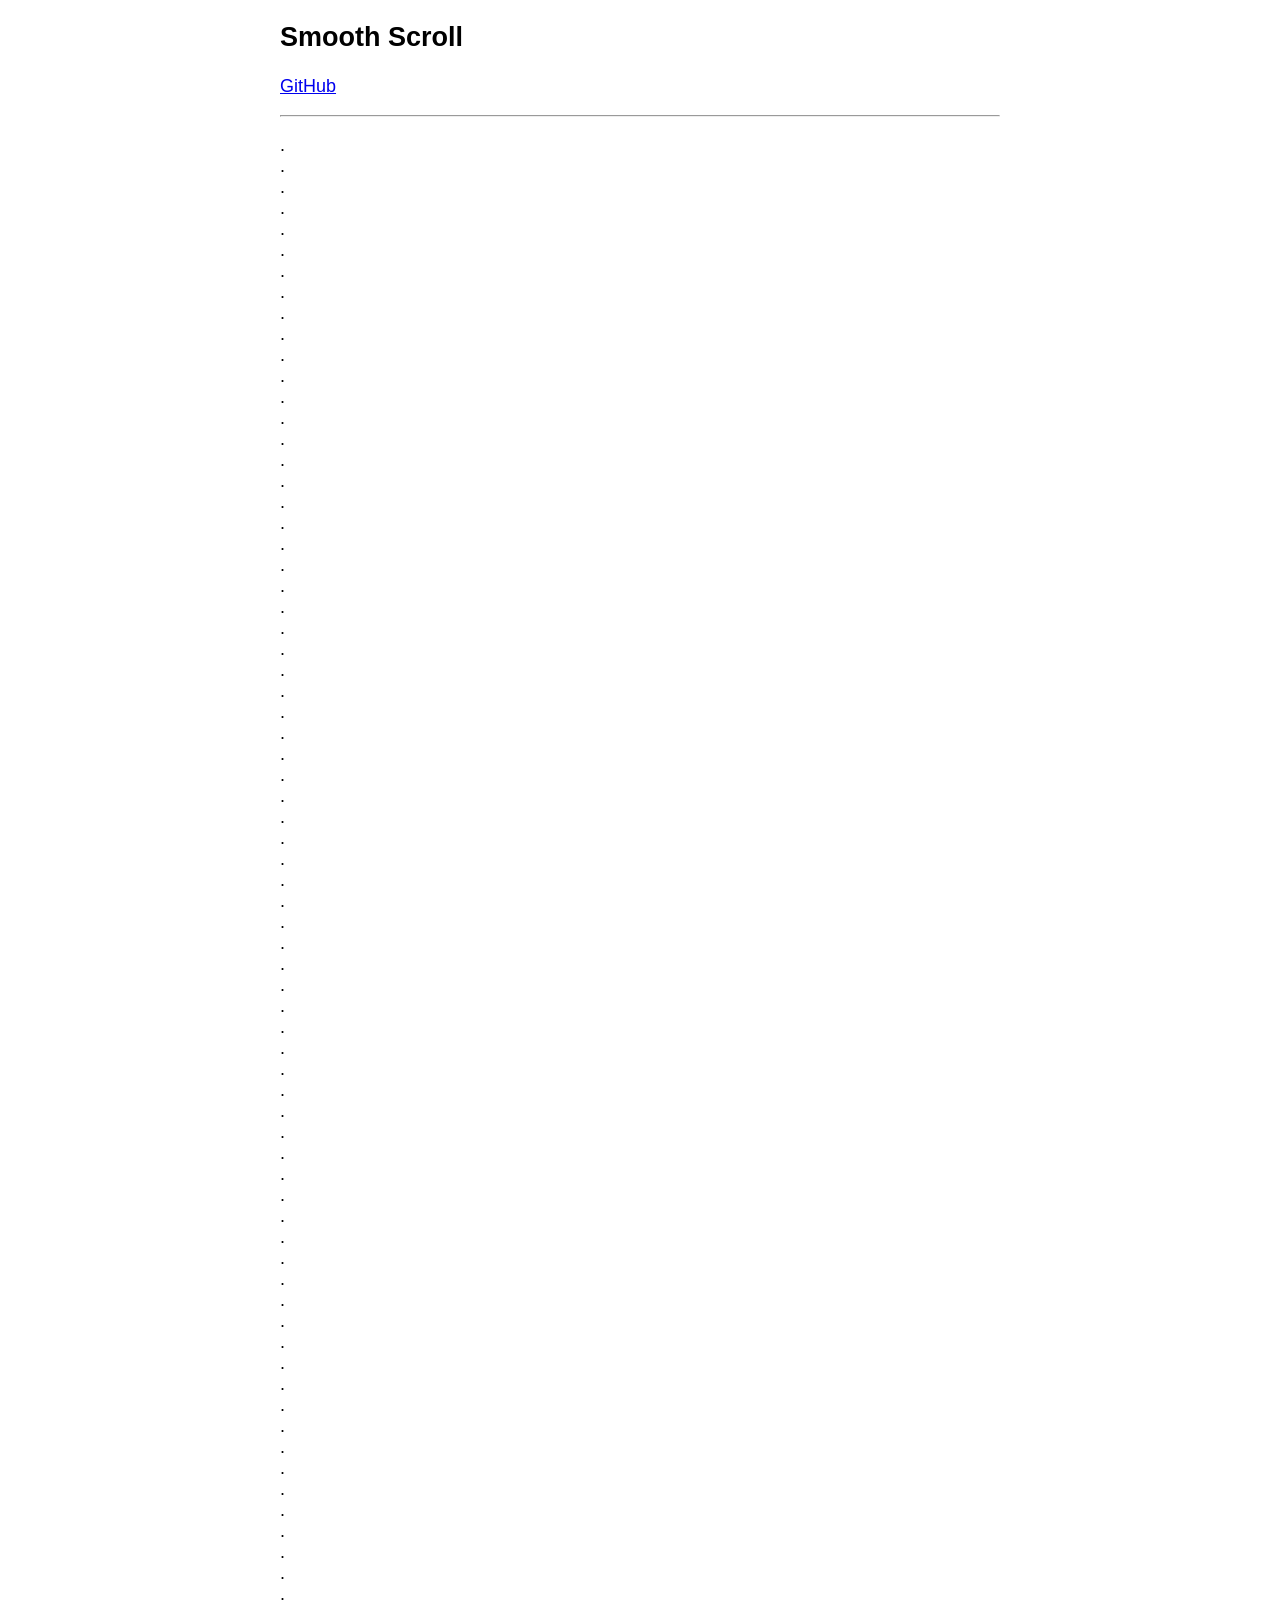
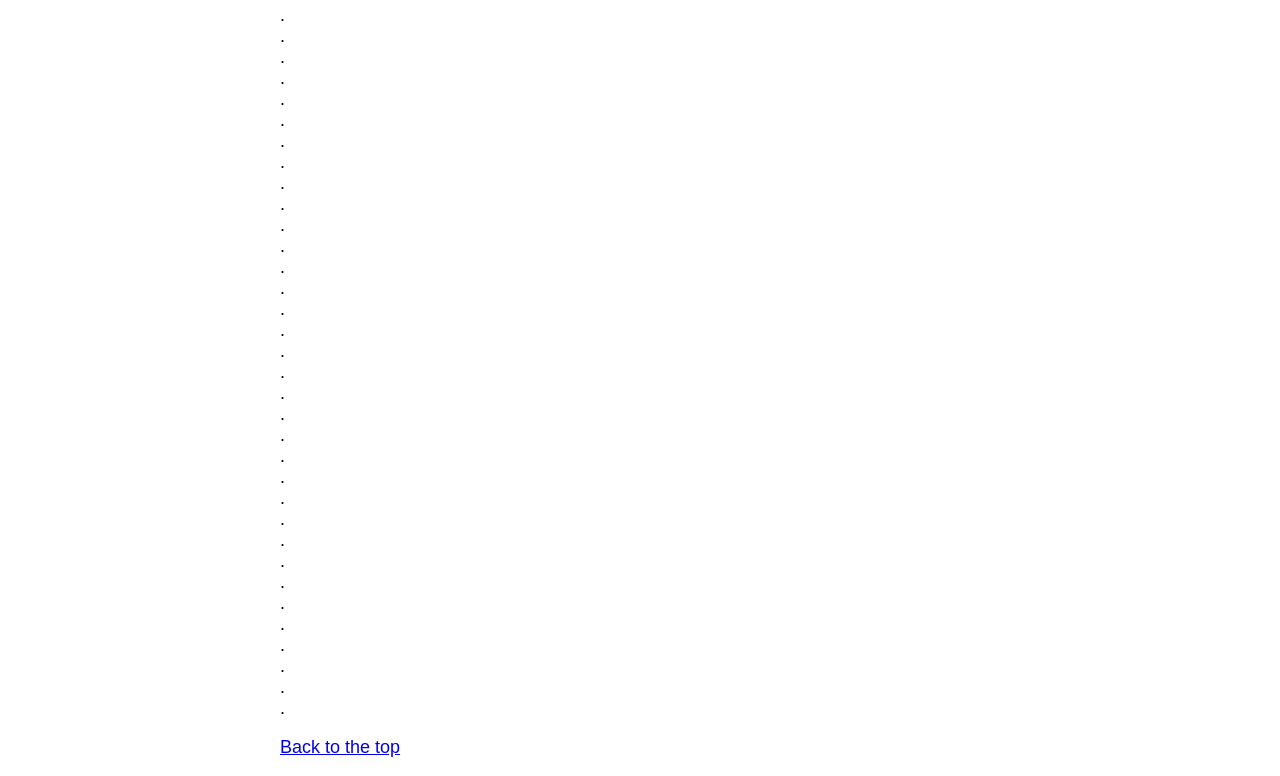
<file: assets/lib/smooth-scroll-master/jump-to-top.html>
<!DOCTYPE html>
<html lang="en">

	<head>
		<meta charset="utf-8">
		<title>Smooth Scroll</title>
		<meta name="viewport" content="width=device-width, initial-scale=1.0">

		<!-- stylesheets -->
		<style type="text/css">
			body {
				font-family: -apple-system, BlinkMacSystemFont, "Segoe UI", "Roboto", "Oxygen", "Ubuntu", "Cantarell", "Fira Sans", "Droid Sans", "Helvetica Neue", sans-serif;
				font-size: 112.5%;
				margin-left: auto;
				margin-right: auto;
				max-width: 40em;
				width: 88%;
			}
		</style>
	</head>

	<body>

		<main id="top">

			<nav>
				<h1>Smooth Scroll</h1>
				<p><a href="https://github.com/cferdinandi/smooth-scroll">GitHub</a></p>
				<hr>
			</nav>

			<section>

				<p>
				    .<br>.<br>.<br>.<br>.<br>.<br>.<br>.<br>.<br>.<br>.<br>.<br>.<br>
				    .<br>.<br>.<br>.<br>.<br>.<br>.<br>.<br>.<br>.<br>.<br>.<br>.<br>
				    .<br>.<br>.<br>.<br>.<br>.<br>.<br>.<br>.<br>.<br>.<br>.<br>.<br>
				    .<br>.<br>.<br>.<br>.<br>.<br>.<br>.<br>.<br>.<br>.<br>.<br>.<br>
				    .<br>.<br>.<br>.<br>.<br>.<br>.<br>.<br>.<br>.<br>.<br>.<br>.<br>
				    .<br>.<br>.<br>.<br>.<br>.<br>.<br>.<br>.<br>.<br>.<br>.<br>.<br>
				    .<br>.<br>.<br>.<br>.<br>.<br>.<br>.<br>.<br>.<br>.<br>.<br>.<br>
				    .<br>.<br>.<br>.<br>.<br>.<br>.<br>.<br>.<br>.<br>.<br>.<br>.
				</p>

				<p><a href="#">Back to the top</a></p>
			</section>
		</main>

		<!-- Javascript -->
		<script src="dist/smooth-scroll.polyfills.js"></script>
		<script>
			// Instantiate Scrolls
			var scroll = new SmoothScroll('a[href*="#"]', {
				topOnEmptyHash: false
			});
		</script>


	</body>
</html>
</file>
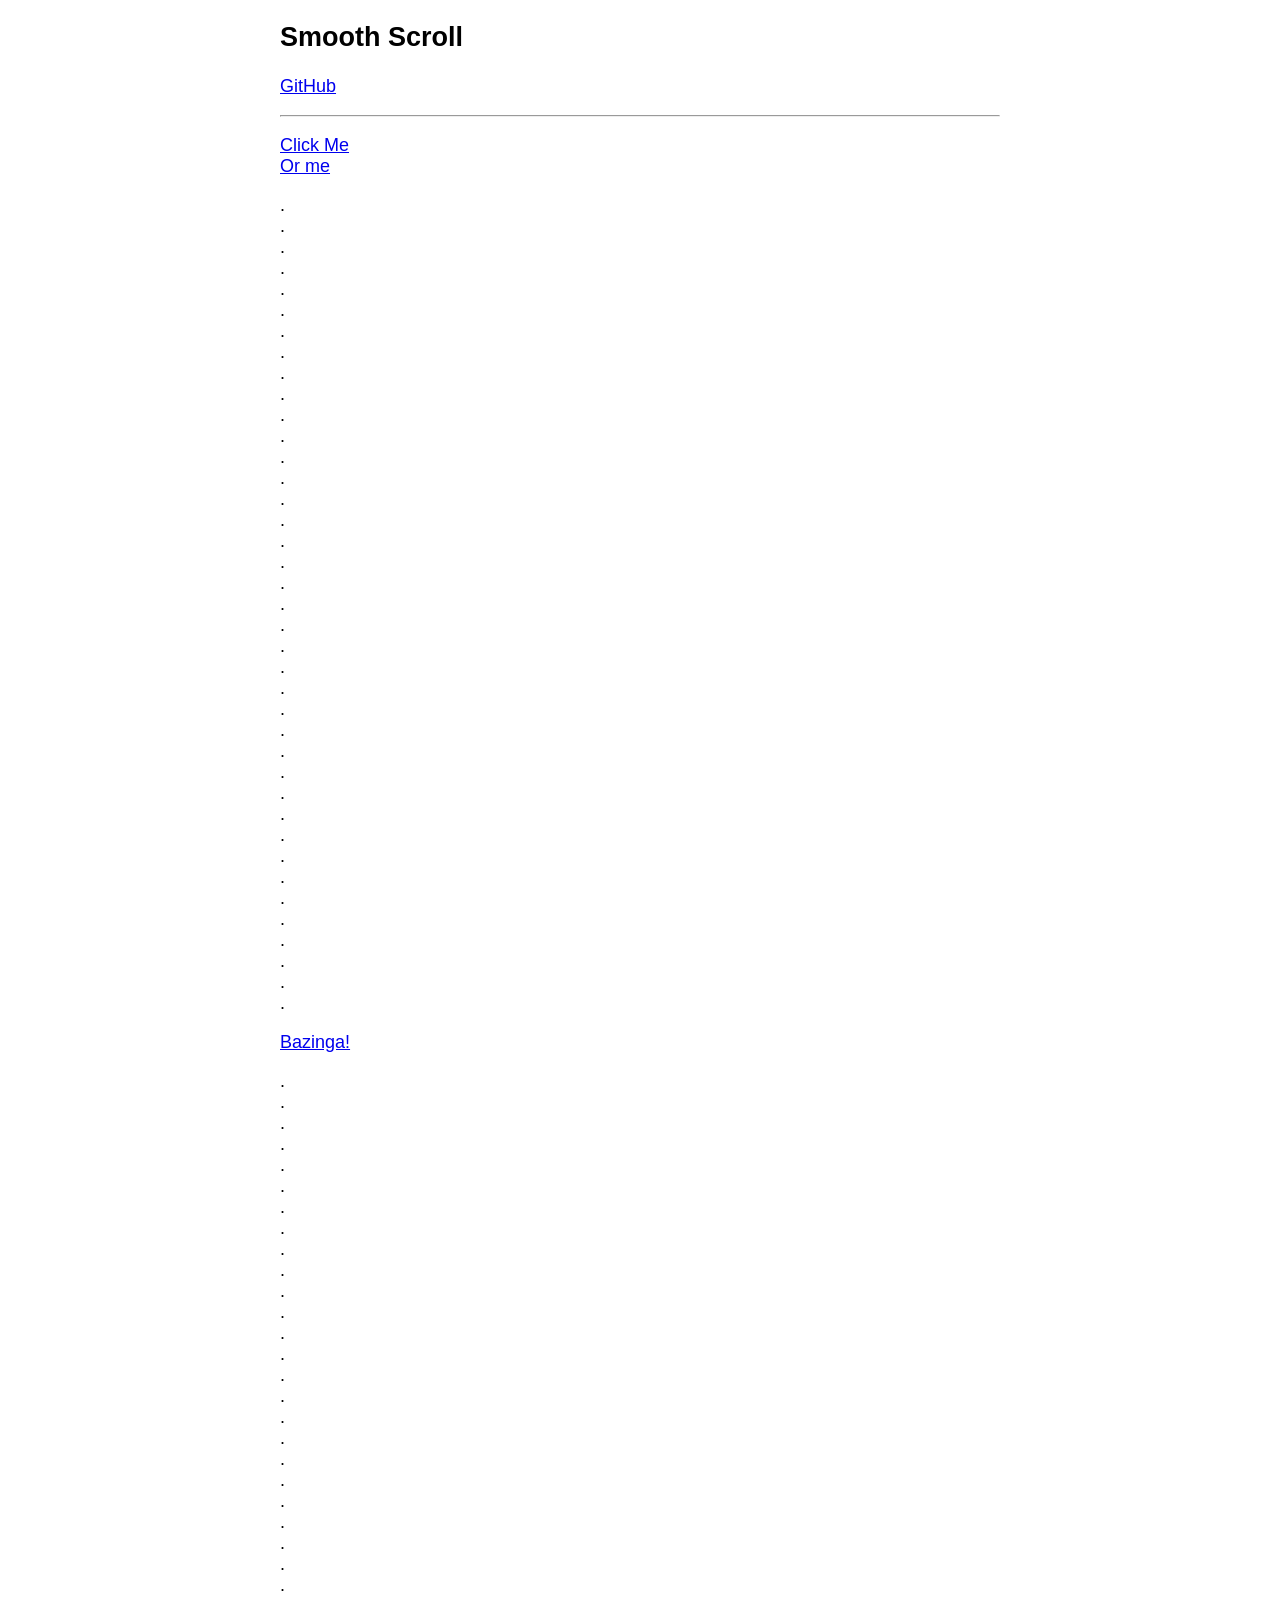
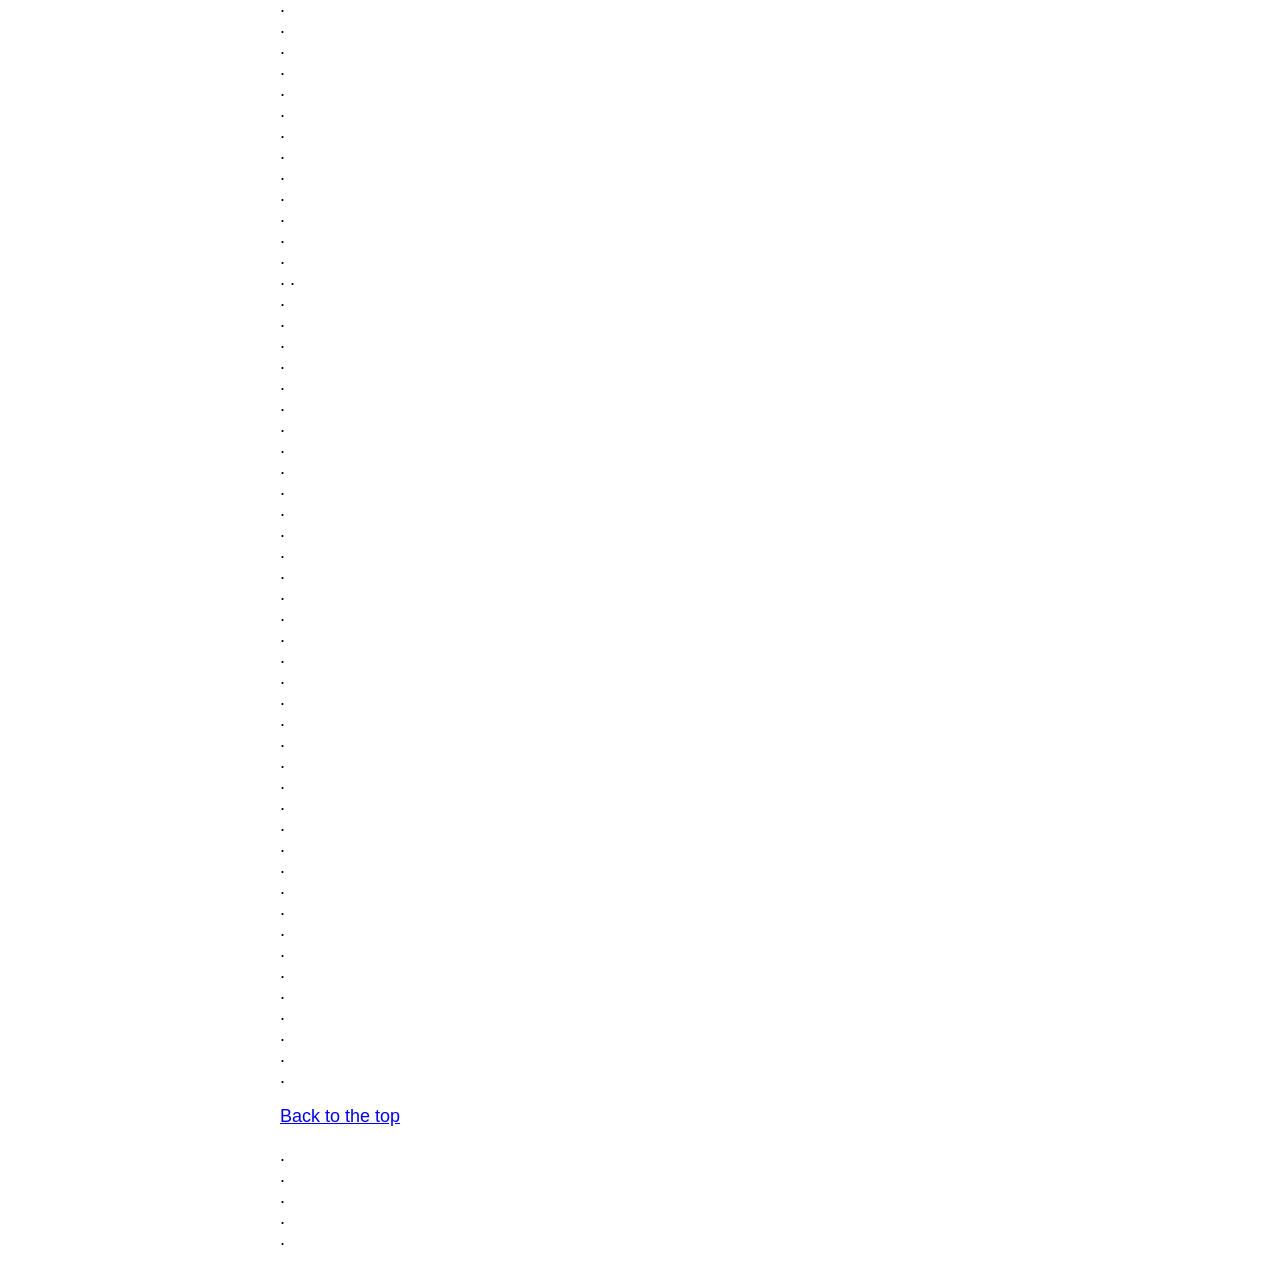
<file: assets/lib/smooth-scroll-master/speed.html>
<!DOCTYPE html>
<html lang="en">

	<head>
		<meta charset="utf-8">
		<title>Smooth Scroll</title>
		<meta name="viewport" content="width=device-width, initial-scale=1.0">

		<!-- stylesheets -->
		<style type="text/css">
			body {
				font-family: -apple-system, BlinkMacSystemFont, "Segoe UI", "Roboto", "Oxygen", "Ubuntu", "Cantarell", "Fira Sans", "Droid Sans", "Helvetica Neue", sans-serif;
				font-size: 112.5%;
				margin-left: auto;
				margin-right: auto;
				max-width: 40em;
				width: 88%;
			}
		</style>
	</head>

	<body>

		<main id="top">

			<nav>
				<h1>Smooth Scroll</h1>
				<p><a href="https://github.com/cferdinandi/smooth-scroll">GitHub</a></p>
				<hr>
			</nav>

			<section>
				<p>
				    <a href="#bazinga">Click Me</a><br>
				    <a href="#1@#%^-bottom">Or me</a>
				</p>

				<p>
				    .<br>.<br>.<br>.<br>.<br>.<br>.<br>.<br>.<br>.<br>.<br>.<br>.<br>
				    .<br>.<br>.<br>.<br>.<br>.<br>.<br>.<br>.<br>.<br>.<br>.<br>.<br>
				    .<br>.<br>.<br>.<br>.<br>.<br>.<br>.<br>.<br>.<br>.<br>.<br>.
				</p>

				<p id="bazinga"><a href="#1@#%^-bottom">Bazinga!</a></p>

				<p>
				    .<br>.<br>.<br>.<br>.<br>.<br>.<br>.<br>.<br>.<br>.<br>.<br>.<br>
				    .<br>.<br>.<br>.<br>.<br>.<br>.<br>.<br>.<br>.<br>.<br>.<br>.<br>
				    .<br>.<br>.<br>.<br>.<br>.<br>.<br>.<br>.<br>.<br>.<br>.<br>.
				    .<br>.<br>.<br>.<br>.<br>.<br>.<br>.<br>.<br>.<br>.<br>.<br>.<br>
				    .<br>.<br>.<br>.<br>.<br>.<br>.<br>.<br>.<br>.<br>.<br>.<br>.<br>
				    .<br>.<br>.<br>.<br>.<br>.<br>.<br>.<br>.<br>.<br>.<br>.<br>.
				</p>

				<p id="1@#%^-bottom"><a href="#top">Back to the top</a></p>

				<p>.<br>.<br>.<br>.<br>.</p>
			</section>
		</main>

		<!-- Javascript -->
		<script src="dist/smooth-scroll.polyfills.js"></script>
		<script>
			var scroll = new SmoothScroll('a[href*="#"]');
		</script>


	</body>
</html>
</file>
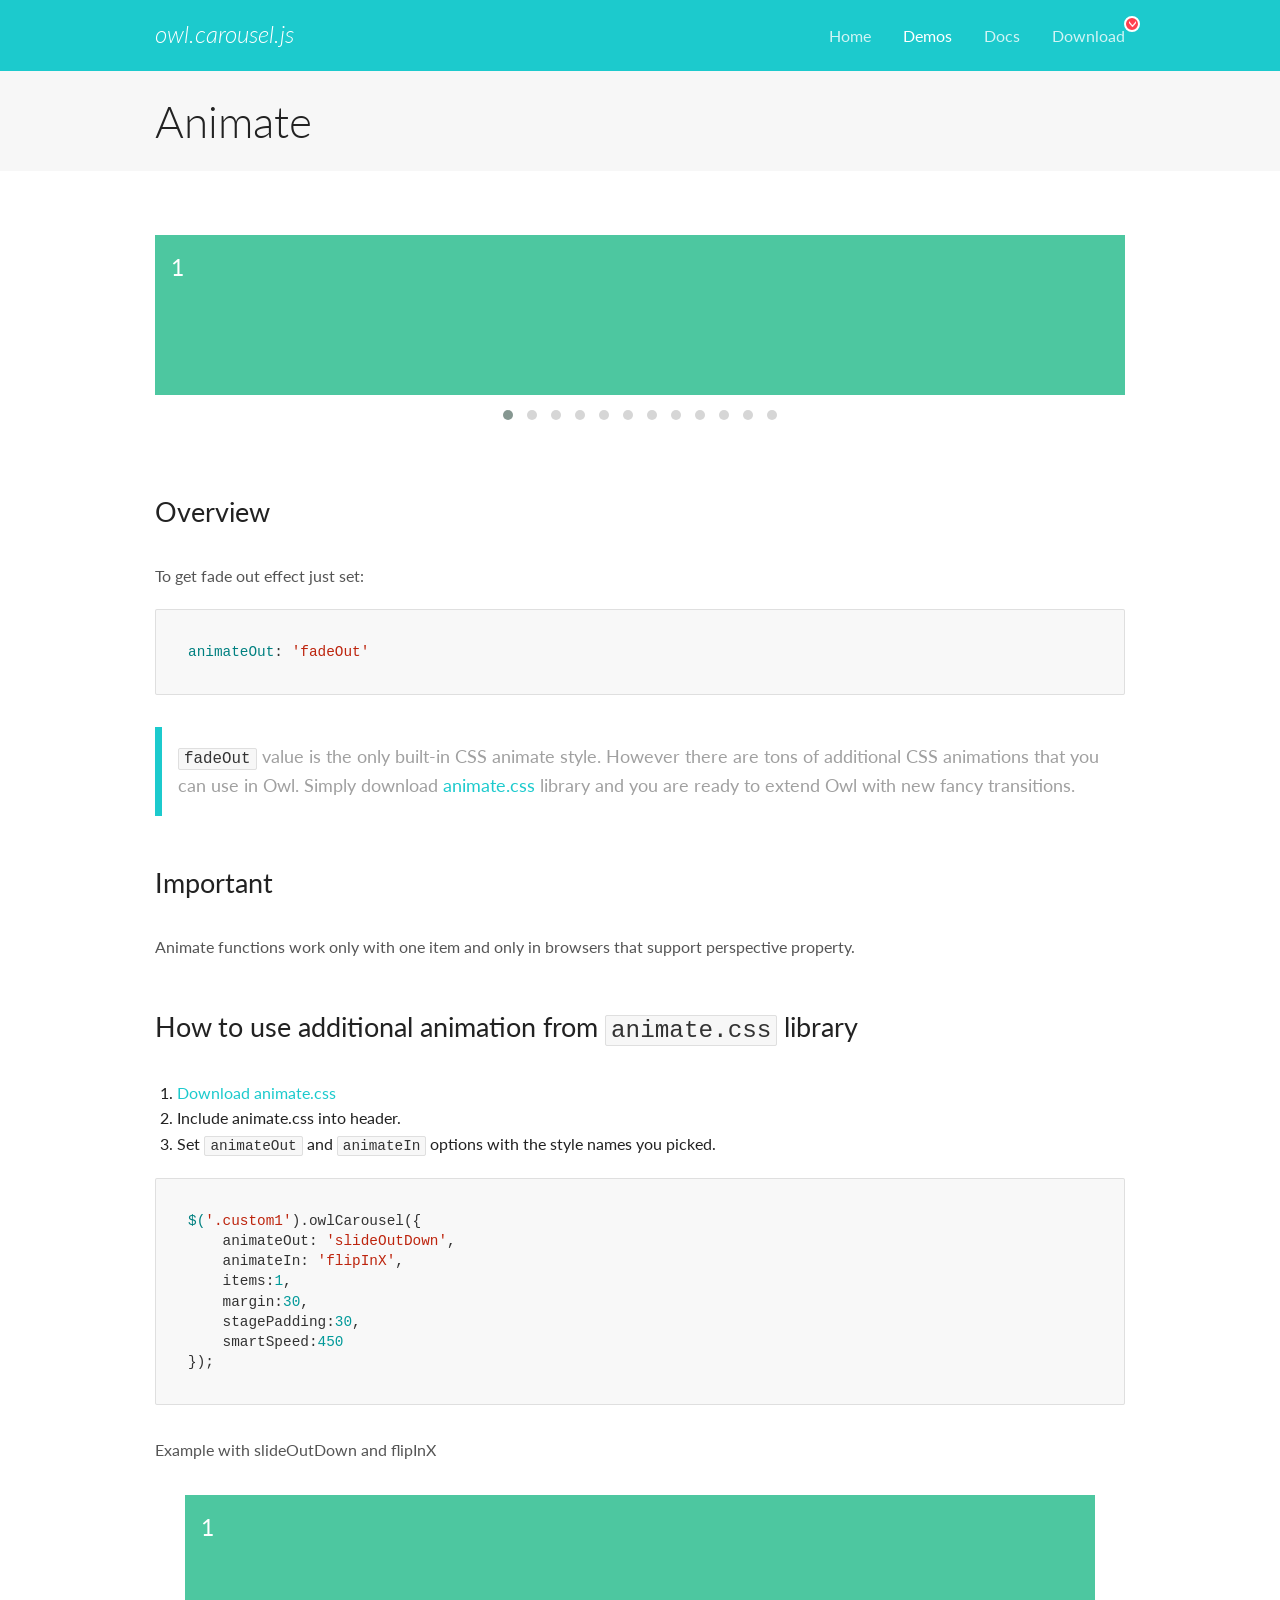
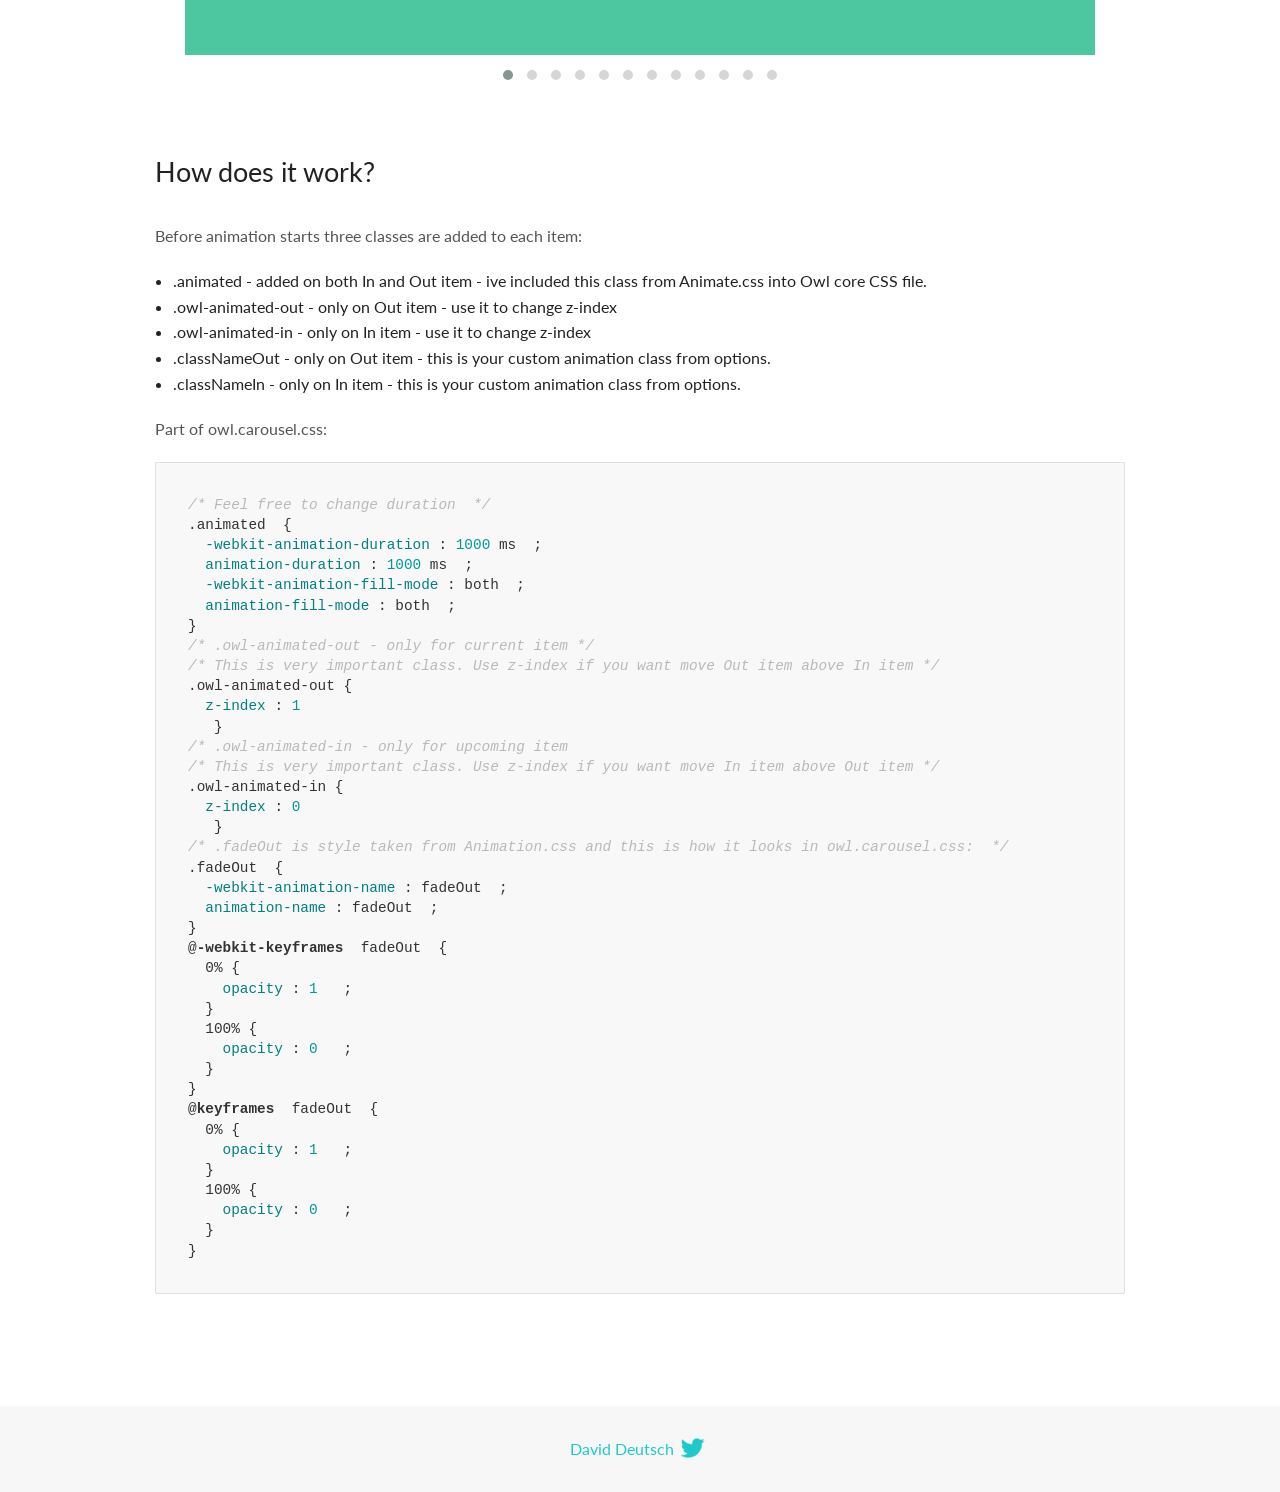
<file: assets/lib/owlcarousel/docs/demos/animate.html>
<!DOCTYPE html>
<html lang="en">
  <head>

    <!-- head -->
    <meta charset="utf-8">
    <meta name="msapplication-tap-highlight" content="no" />
    <meta name="viewport" content="width=device-width, initial-scale=1.0" />
    <meta name="description" content="Animate carousel">
    <meta name="author" content="David Deutsch">
    <title>
      Animate Demo | Owl Carousel | 2.3.4
    </title>

    <!-- Stylesheets -->
    <link href='https://fonts.googleapis.com/css?family=Lato:300,400,700,400italic,300italic' rel='stylesheet' type='text/css'>
    <link rel="stylesheet" href="../assets/css/docs.theme.min.css">

    <!-- Owl Stylesheets -->
    <link rel="stylesheet" href="../assets/owlcarousel/assets/owl.carousel.min.css">
    <link rel="stylesheet" href="../assets/owlcarousel/assets/owl.theme.default.min.css">

    <!-- HTML5 shim and Respond.js IE8 support of HTML5 elements and media queries -->

    <!--[if lt IE 9]>
      <script src="https://oss.maxcdn.com/libs/html5shiv/3.7.0/html5shiv.js"></script>
      <script src="https://oss.maxcdn.com/libs/respond.js/1.3.0/respond.min.js"></script>
    <![endif]-->

    <!-- Favicons -->
    <link rel="apple-touch-icon-precomposed" sizes="144x144" href="../assets/ico/apple-touch-icon-144-precomposed.png">
    <link rel="shortcut icon" href="../assets/ico/favicon.png">
    <link rel="shortcut icon" href="favicon.ico">

    <!-- Yeah i know js should not be in header. Its required for demos.-->

    <!-- javascript -->
    <script src="../assets/vendors/jquery.min.js"></script>
    <script src="../assets/owlcarousel/owl.carousel.js"></script>
  </head>
  <body>

    <!-- header -->
    <header class="header">
      <div class="row">
        <div class="large-12 columns">
          <div class="brand left">
            <h3>
              <a href="/OwlCarousel2/">owl.carousel.js</a> 
            </h3>
          </div>
          <a id="toggle-nav" class="right">
            <span></span> <span></span> <span></span> 
          </a> 
          <div class="nav-bar">
            <ul class="clearfix">
              <li> <a href="/OwlCarousel2/index.html">Home</a>  </li>
              <li class="active">
                <a href="/OwlCarousel2/demos/demos.html">Demos</a> 
              </li>
              <li> <a href="/OwlCarousel2/docs/started-welcome.html">Docs</a>  </li>
              <li>
                <a href="https://github.com/OwlCarousel2/OwlCarousel2/archive/2.3.4.zip">Download</a> 
                <span class="download"></span> 
              </li>
            </ul>
          </div>
        </div>
      </div>
    </header>

    <!-- title -->
    <section class="title">
      <div class="row">
        <div class="large-12 columns">
          <h1>Animate</h1>
        </div>
      </div>
    </section>

    <!--  Demos -->
    <section id="demos">
      <div class="row">
        <div class="large-12 columns">
          <div class="fadeOut owl-carousel owl-theme">
            <div class="item">
              <h4>1</h4>
            </div>
            <div class="item">
              <h4>2</h4>
            </div>
            <div class="item">
              <h4>3</h4>
            </div>
            <div class="item">
              <h4>4</h4>
            </div>
            <div class="item">
              <h4>5</h4>
            </div>
            <div class="item">
              <h4>6</h4>
            </div>
            <div class="item">
              <h4>7</h4>
            </div>
            <div class="item">
              <h4>8</h4>
            </div>
            <div class="item">
              <h4>9</h4>
            </div>
            <div class="item">
              <h4>10</h4>
            </div>
            <div class="item">
              <h4>11</h4>
            </div>
            <div class="item">
              <h4>12</h4>
            </div>
          </div>
          <h3 id="overview">Overview</h3>
          <p>To get fade out effect just set:</p>
          <pre><code>animateOut: &#39;fadeOut&#39;</code></pre>
          <blockquote>
            <p><code>fadeOut</code> value is the only built-in CSS animate style. However there are tons of additional CSS animations that you can use in Owl. Simply download
              <a href="https://daneden.github.io/animate.css/">animate.css</a>  library and you are ready to extend Owl with new fancy transitions.</p>
          </blockquote>
          <h3 id="important">Important</h3>
          <p>Animate functions work only with one item and only in browsers that support perspective property.</p>
          <h3 id="how-to-use-additional-animation-from-animate-css-library">How to use additional animation from <code>animate.css</code> library</h3>
          <ol>
            <li> <a href="https://daneden.github.io/animate.css/">Download animate.css</a>  </li>
            <li>Include animate.css into header.</li>
            <li>Set <code>animateOut</code> and <code>animateIn</code> options with the style names you picked.</li>
          </ol>
          <pre><code>$(&#39;.custom1&#39;).owlCarousel({
    animateOut: &#39;slideOutDown&#39;,
    animateIn: &#39;flipInX&#39;,
    items:1,
    margin:30,
    stagePadding:30,
    smartSpeed:450
});</code></pre>
          <p>Example with slideOutDown and flipInX</p>
          <div class="custom1 owl-carousel owl-theme">
            <div class="item">
              <h4>1</h4>
            </div>
            <div class="item">
              <h4>2</h4>
            </div>
            <div class="item">
              <h4>3</h4>
            </div>
            <div class="item">
              <h4>4</h4>
            </div>
            <div class="item">
              <h4>5</h4>
            </div>
            <div class="item">
              <h4>6</h4>
            </div>
            <div class="item">
              <h4>7</h4>
            </div>
            <div class="item">
              <h4>8</h4>
            </div>
            <div class="item">
              <h4>9</h4>
            </div>
            <div class="item">
              <h4>10</h4>
            </div>
            <div class="item">
              <h4>11</h4>
            </div>
            <div class="item">
              <h4>12</h4>
            </div>
          </div>
          <h3 id="how-does-it-work-">How does it work?</h3>
          <p>Before animation starts three classes are added to each item:</p>
          <ul>
            <li>.animated - added on both In and Out item - ive included this class from Animate.css into Owl core CSS file.</li>
            <li>.owl-animated-out - only on Out item - use it to change z-index</li>
            <li>.owl-animated-in - only on In item - use it to change z-index</li>
            <li>.classNameOut - only on Out item - this is your custom animation class from options.</li>
            <li>.classNameIn - only on In item - this is your custom animation class from options.</li>
          </ul>
          <p>Part of owl.carousel.css:</p>
          <pre><code class="language-css"><span class="comment">/* Feel free to change duration  */</span> 
<span class="class">.animated</span>  <span class="rules">{
  <span class="rule"><span class="attribute">-webkit-animation-duration</span> :<span class="value"> <span class="number">1000</span> ms</span> </span> ;
  <span class="rule"><span class="attribute">animation-duration</span> :<span class="value"> <span class="number">1000</span> ms</span> </span> ;
  <span class="rule"><span class="attribute">-webkit-animation-fill-mode</span> :<span class="value"> both</span> </span> ;
  <span class="rule"><span class="attribute">animation-fill-mode</span> :<span class="value"> both</span> </span> ;
<span class="rule">}</span> </span> 
<span class="comment">/* .owl-animated-out - only for current item */</span> 
<span class="comment">/* This is very important class. Use z-index if you want move Out item above In item */</span> 
<span class="class">.owl-animated-out</span> <span class="rules">{
  <span class="rule"><span class="attribute">z-index</span> :<span class="value"> <span class="number">1</span> 
</span> </span> </span> }
<span class="comment">/* .owl-animated-in - only for upcoming item
/* This is very important class. Use z-index if you want move In item above Out item */</span> 
<span class="class">.owl-animated-in</span> <span class="rules">{
  <span class="rule"><span class="attribute">z-index</span> :<span class="value"> <span class="number">0</span> 
</span> </span> </span> }
<span class="comment">/* .fadeOut is style taken from Animation.css and this is how it looks in owl.carousel.css:  */</span> 
<span class="class">.fadeOut</span>  <span class="rules">{
  <span class="rule"><span class="attribute">-webkit-animation-name</span> :<span class="value"> fadeOut</span> </span> ;
  <span class="rule"><span class="attribute">animation-name</span> :<span class="value"> fadeOut</span> </span> ;
<span class="rule">}</span> </span> 
<span class="at_rule">@<span class="keyword">-webkit-keyframes</span>  fadeOut </span> {
  0% <span class="rules">{
    <span class="rule"><span class="attribute">opacity</span> :<span class="value"> <span class="number">1</span> </span> </span> ;
  <span class="rule">}</span> </span> 
  100% <span class="rules">{
    <span class="rule"><span class="attribute">opacity</span> :<span class="value"> <span class="number">0</span> </span> </span> ;
  <span class="rule">}</span> </span> 
}
<span class="at_rule">@<span class="keyword">keyframes</span>  fadeOut </span> {
  0% <span class="rules">{
    <span class="rule"><span class="attribute">opacity</span> :<span class="value"> <span class="number">1</span> </span> </span> ;
  <span class="rule">}</span> </span> 
  100% <span class="rules">{
    <span class="rule"><span class="attribute">opacity</span> :<span class="value"> <span class="number">0</span> </span> </span> ;
  <span class="rule">}</span> </span> 
}</code></pre>
          <link rel="stylesheet" href="../assets/css/animate.css">
          <script>
            jQuery(document).ready(function($) {
              $('.fadeOut').owlCarousel({
                items: 1,
                animateOut: 'fadeOut',
                loop: true,
                margin: 10,
              });
              $('.custom1').owlCarousel({
                animateOut: 'slideOutDown',
                animateIn: 'flipInX',
                items: 1,
                margin: 30,
                stagePadding: 30,
                smartSpeed: 450
              });
            });
          </script>
        </div>
      </div>
    </section>

    <!-- footer -->
    <footer class="footer">
      <div class="row">
        <div class="large-12 columns">
          <h5>
            <a href="/OwlCarousel2/docs/support-contact.html">David Deutsch</a> 
            <a id="custom-tweet-button" href="https://twitter.com/share?url=https://github.com/OwlCarousel2/OwlCarousel2&text=Owl Carousel - This is so awesome! " target="_blank"></a> 
          </h5>
        </div>
      </div>
    </footer>

    <!-- vendors -->
    <script src="../assets/vendors/highlight.js"></script>
    <script src="../assets/js/app.js"></script>
  </body>
</html>
</file>
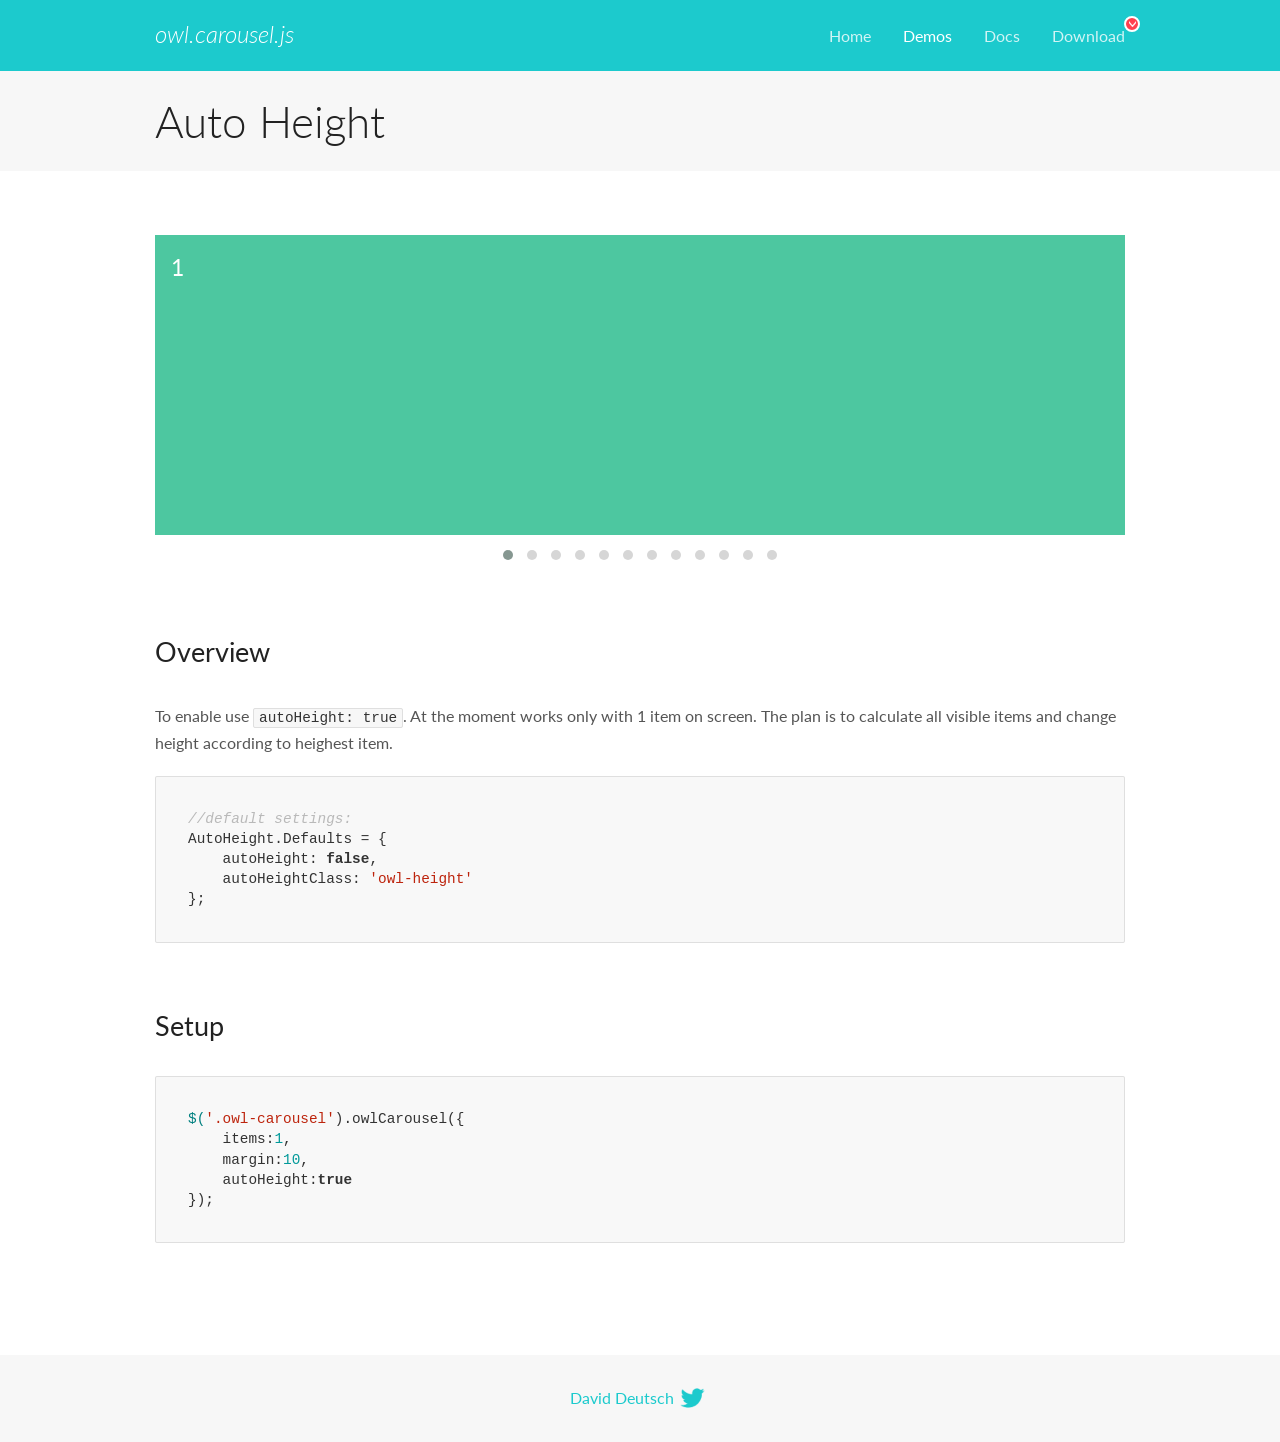
<file: assets/lib/owlcarousel/docs/demos/autoheight.html>
<!DOCTYPE html>
<html lang="en">
  <head>

    <!-- head -->
    <meta charset="utf-8">
    <meta name="msapplication-tap-highlight" content="no" />
    <meta name="viewport" content="width=device-width, initial-scale=1.0" />
    <meta name="description" content="autoHeight usage demo">
    <meta name="author" content="David Deutsch">
    <title>
      Auto Height Demo | Owl Carousel | 2.3.4
    </title>

    <!-- Stylesheets -->
    <link href='https://fonts.googleapis.com/css?family=Lato:300,400,700,400italic,300italic' rel='stylesheet' type='text/css'>
    <link rel="stylesheet" href="../assets/css/docs.theme.min.css">

    <!-- Owl Stylesheets -->
    <link rel="stylesheet" href="../assets/owlcarousel/assets/owl.carousel.min.css">
    <link rel="stylesheet" href="../assets/owlcarousel/assets/owl.theme.default.min.css">

    <!-- HTML5 shim and Respond.js IE8 support of HTML5 elements and media queries -->

    <!--[if lt IE 9]>
      <script src="https://oss.maxcdn.com/libs/html5shiv/3.7.0/html5shiv.js"></script>
      <script src="https://oss.maxcdn.com/libs/respond.js/1.3.0/respond.min.js"></script>
    <![endif]-->

    <!-- Favicons -->
    <link rel="apple-touch-icon-precomposed" sizes="144x144" href="../assets/ico/apple-touch-icon-144-precomposed.png">
    <link rel="shortcut icon" href="../assets/ico/favicon.png">
    <link rel="shortcut icon" href="favicon.ico">

    <!-- Yeah i know js should not be in header. Its required for demos.-->

    <!-- javascript -->
    <script src="../assets/vendors/jquery.min.js"></script>
    <script src="../assets/owlcarousel/owl.carousel.js"></script>
  </head>
  <body>

    <!-- header -->
    <header class="header">
      <div class="row">
        <div class="large-12 columns">
          <div class="brand left">
            <h3>
              <a href="/OwlCarousel2/">owl.carousel.js</a> 
            </h3>
          </div>
          <a id="toggle-nav" class="right">
            <span></span> <span></span> <span></span> 
          </a> 
          <div class="nav-bar">
            <ul class="clearfix">
              <li> <a href="/OwlCarousel2/index.html">Home</a>  </li>
              <li class="active">
                <a href="/OwlCarousel2/demos/demos.html">Demos</a> 
              </li>
              <li> <a href="/OwlCarousel2/docs/started-welcome.html">Docs</a>  </li>
              <li>
                <a href="https://github.com/OwlCarousel2/OwlCarousel2/archive/2.3.4.zip">Download</a> 
                <span class="download"></span> 
              </li>
            </ul>
          </div>
        </div>
      </div>
    </header>

    <!-- title -->
    <section class="title">
      <div class="row">
        <div class="large-12 columns">
          <h1>Auto Height</h1>
        </div>
      </div>
    </section>

    <!--  Demos -->
    <section id="demos">
      <div class="row">
        <div class="large-12 columns">
          <div class="owl-carousel owl-theme">
            <div class="item" style="height:300px">
              <h4>1</h4>
            </div>
            <div class="item" style="height:100px">
              <h4>2</h4>
            </div>
            <div class="item" style="height:500px">
              <h4>3</h4>
            </div>
            <div class="item" style="height:250px">
              <h4>4</h4>
            </div>
            <div class="item" style="height:400px">
              <h4>5</h4>
            </div>
            <div class="item" style="height:500px">
              <h4>6</h4>
            </div>
            <div class="item" style="height:600px">
              <h4>7</h4>
            </div>
            <div class="item" style="height:400px">
              <h4>8</h4>
            </div>
            <div class="item" style="height:300px">
              <h4>9</h4>
            </div>
            <div class="item" style="height:350px">
              <h4>10</h4>
            </div>
            <div class="item" style="height:200px">
              <h4>11</h4>
            </div>
            <div class="item" style="height:150px">
              <h4>12</h4>
            </div>
          </div>
          <h3 id="overview">Overview</h3>
          <p>To enable use <code>autoHeight: true</code>. At the moment works only with 1 item on screen. The plan is to calculate all visible items and change height according to heighest item.</p>
          <pre><code>//default settings:
AutoHeight.Defaults = {
    autoHeight: false,
    autoHeightClass: &#39;owl-height&#39;
};</code></pre>
          <h3 id="setup">Setup</h3>
          <pre><code>$(&#39;.owl-carousel&#39;).owlCarousel({
    items:1,
    margin:10,
    autoHeight:true
});</code></pre>
          <script>
            $(document).ready(function() {
              $('.owl-carousel').owlCarousel({
                items: 1,
                margin: 10,
                autoHeight: true
              });
            })
          </script>
        </div>
      </div>
    </section>

    <!-- footer -->
    <footer class="footer">
      <div class="row">
        <div class="large-12 columns">
          <h5>
            <a href="/OwlCarousel2/docs/support-contact.html">David Deutsch</a> 
            <a id="custom-tweet-button" href="https://twitter.com/share?url=https://github.com/OwlCarousel2/OwlCarousel2&text=Owl Carousel - This is so awesome! " target="_blank"></a> 
          </h5>
        </div>
      </div>
    </footer>

    <!-- vendors -->
    <script src="../assets/vendors/highlight.js"></script>
    <script src="../assets/js/app.js"></script>
  </body>
</html>
</file>
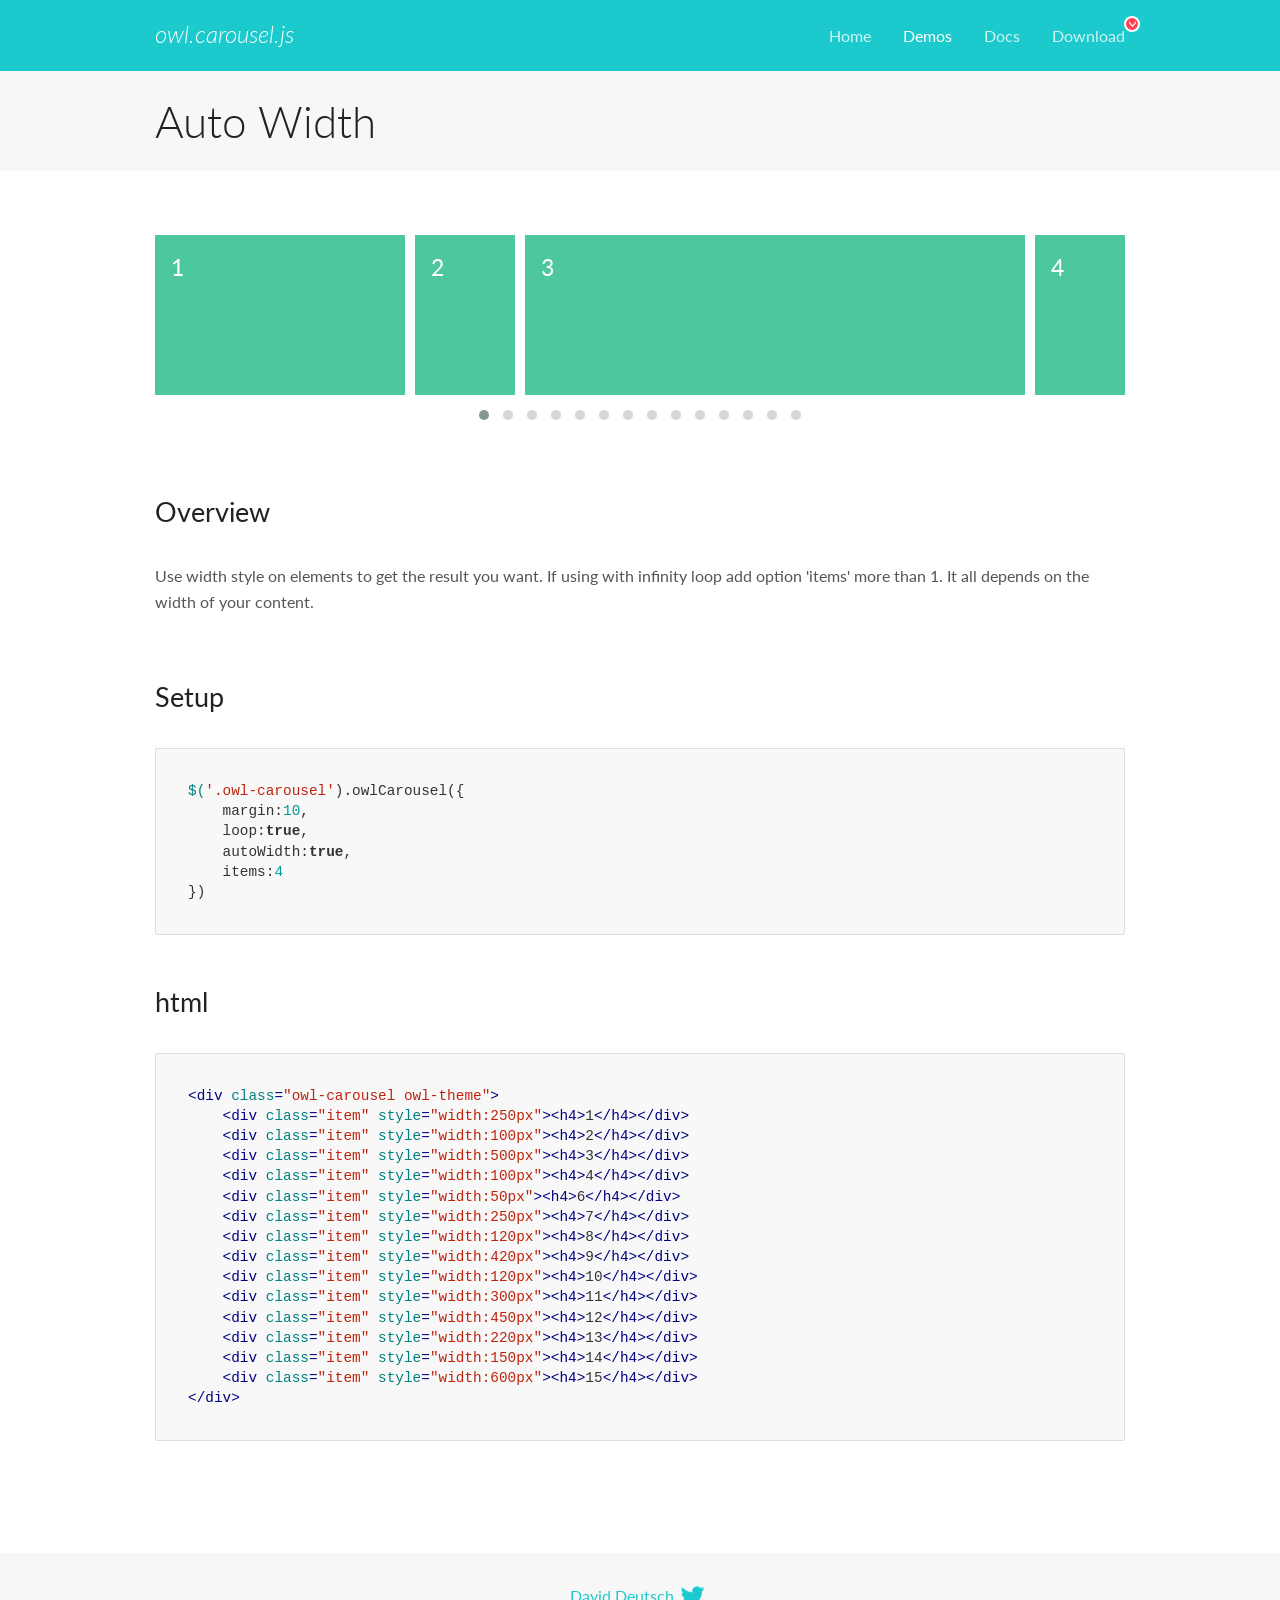
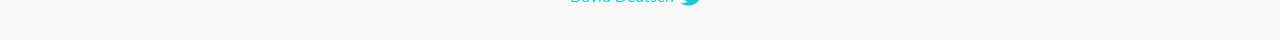
<file: assets/lib/owlcarousel/docs/demos/autowidth.html>
<!DOCTYPE html>
<html lang="en">
  <head>

    <!-- head -->
    <meta charset="utf-8">
    <meta name="msapplication-tap-highlight" content="no" />
    <meta name="viewport" content="width=device-width, initial-scale=1.0" />
    <meta name="description" content="Auto Width">
    <meta name="author" content="David Deutsch">
    <title>
      Auto Width Demo | Owl Carousel | 2.3.4
    </title>

    <!-- Stylesheets -->
    <link href='https://fonts.googleapis.com/css?family=Lato:300,400,700,400italic,300italic' rel='stylesheet' type='text/css'>
    <link rel="stylesheet" href="../assets/css/docs.theme.min.css">

    <!-- Owl Stylesheets -->
    <link rel="stylesheet" href="../assets/owlcarousel/assets/owl.carousel.min.css">
    <link rel="stylesheet" href="../assets/owlcarousel/assets/owl.theme.default.min.css">

    <!-- HTML5 shim and Respond.js IE8 support of HTML5 elements and media queries -->

    <!--[if lt IE 9]>
      <script src="https://oss.maxcdn.com/libs/html5shiv/3.7.0/html5shiv.js"></script>
      <script src="https://oss.maxcdn.com/libs/respond.js/1.3.0/respond.min.js"></script>
    <![endif]-->

    <!-- Favicons -->
    <link rel="apple-touch-icon-precomposed" sizes="144x144" href="../assets/ico/apple-touch-icon-144-precomposed.png">
    <link rel="shortcut icon" href="../assets/ico/favicon.png">
    <link rel="shortcut icon" href="favicon.ico">

    <!-- Yeah i know js should not be in header. Its required for demos.-->

    <!-- javascript -->
    <script src="../assets/vendors/jquery.min.js"></script>
    <script src="../assets/owlcarousel/owl.carousel.js"></script>
  </head>
  <body>

    <!-- header -->
    <header class="header">
      <div class="row">
        <div class="large-12 columns">
          <div class="brand left">
            <h3>
              <a href="/OwlCarousel2/">owl.carousel.js</a> 
            </h3>
          </div>
          <a id="toggle-nav" class="right">
            <span></span> <span></span> <span></span> 
          </a> 
          <div class="nav-bar">
            <ul class="clearfix">
              <li> <a href="/OwlCarousel2/index.html">Home</a>  </li>
              <li class="active">
                <a href="/OwlCarousel2/demos/demos.html">Demos</a> 
              </li>
              <li> <a href="/OwlCarousel2/docs/started-welcome.html">Docs</a>  </li>
              <li>
                <a href="https://github.com/OwlCarousel2/OwlCarousel2/archive/2.3.4.zip">Download</a> 
                <span class="download"></span> 
              </li>
            </ul>
          </div>
        </div>
      </div>
    </header>

    <!-- title -->
    <section class="title">
      <div class="row">
        <div class="large-12 columns">
          <h1>Auto Width</h1>
        </div>
      </div>
    </section>

    <!--  Demos -->
    <section id="demos">
      <div class="row">
        <div class="large-12 columns">
          <div class="owl-carousel owl-theme">
            <div class="item" style="width:250px">
              <h4>1</h4>
            </div>
            <div class="item" style="width:100px">
              <h4>2</h4>
            </div>
            <div class="item" style="width:500px">
              <h4>3</h4>
            </div>
            <div class="item" style="width:100px">
              <h4>4</h4>
            </div>
            <div class="item" style="width:50px">
              <h4>6</h4>
            </div>
            <div class="item" style="width:250px">
              <h4>7</h4>
            </div>
            <div class="item" style="width:120px">
              <h4>8</h4>
            </div>
            <div class="item" style="width:420px">
              <h4>9</h4>
            </div>
            <div class="item" style="width:120px">
              <h4>10</h4>
            </div>
            <div class="item" style="width:300px">
              <h4>11</h4>
            </div>
            <div class="item" style="width:450px">
              <h4>12</h4>
            </div>
            <div class="item" style="width:220px">
              <h4>13</h4>
            </div>
            <div class="item" style="width:150px">
              <h4>14</h4>
            </div>
            <div class="item" style="width:600px">
              <h4>15</h4>
            </div>
          </div>
          <h3 id="overview">Overview</h3>
          <p>Use width style on elements to get the result you want. If using with infinity loop add option &#39;items&#39; more than 1. It all depends on the width of your content.</p>
          <h3 id="setup">Setup</h3>
          <pre><code>$(&#39;.owl-carousel&#39;).owlCarousel({
    margin:10,
    loop:true,
    autoWidth:true,
    items:4
})</code></pre>
          <h3 id="html">html</h3>
          <pre><code>&lt;div class=&quot;owl-carousel owl-theme&quot;&gt;
    &lt;div class=&quot;item&quot; style=&quot;width:250px&quot;&gt;&lt;h4&gt;1&lt;/h4&gt;&lt;/div&gt;
    &lt;div class=&quot;item&quot; style=&quot;width:100px&quot;&gt;&lt;h4&gt;2&lt;/h4&gt;&lt;/div&gt;
    &lt;div class=&quot;item&quot; style=&quot;width:500px&quot;&gt;&lt;h4&gt;3&lt;/h4&gt;&lt;/div&gt;
    &lt;div class=&quot;item&quot; style=&quot;width:100px&quot;&gt;&lt;h4&gt;4&lt;/h4&gt;&lt;/div&gt;
    &lt;div class=&quot;item&quot; style=&quot;width:50px&quot;&gt;&lt;h4&gt;6&lt;/h4&gt;&lt;/div&gt;
    &lt;div class=&quot;item&quot; style=&quot;width:250px&quot;&gt;&lt;h4&gt;7&lt;/h4&gt;&lt;/div&gt;
    &lt;div class=&quot;item&quot; style=&quot;width:120px&quot;&gt;&lt;h4&gt;8&lt;/h4&gt;&lt;/div&gt;
    &lt;div class=&quot;item&quot; style=&quot;width:420px&quot;&gt;&lt;h4&gt;9&lt;/h4&gt;&lt;/div&gt;
    &lt;div class=&quot;item&quot; style=&quot;width:120px&quot;&gt;&lt;h4&gt;10&lt;/h4&gt;&lt;/div&gt;
    &lt;div class=&quot;item&quot; style=&quot;width:300px&quot;&gt;&lt;h4&gt;11&lt;/h4&gt;&lt;/div&gt;
    &lt;div class=&quot;item&quot; style=&quot;width:450px&quot;&gt;&lt;h4&gt;12&lt;/h4&gt;&lt;/div&gt;
    &lt;div class=&quot;item&quot; style=&quot;width:220px&quot;&gt;&lt;h4&gt;13&lt;/h4&gt;&lt;/div&gt;
    &lt;div class=&quot;item&quot; style=&quot;width:150px&quot;&gt;&lt;h4&gt;14&lt;/h4&gt;&lt;/div&gt;
    &lt;div class=&quot;item&quot; style=&quot;width:600px&quot;&gt;&lt;h4&gt;15&lt;/h4&gt;&lt;/div&gt;
&lt;/div&gt;</code></pre>
          <script>
            $(document).ready(function() {
              $('.owl-carousel').owlCarousel({
                margin: 10,
                loop: true,
                autoWidth: true,
                items: 4
              })
            })
          </script>
        </div>
      </div>
    </section>

    <!-- footer -->
    <footer class="footer">
      <div class="row">
        <div class="large-12 columns">
          <h5>
            <a href="/OwlCarousel2/docs/support-contact.html">David Deutsch</a> 
            <a id="custom-tweet-button" href="https://twitter.com/share?url=https://github.com/OwlCarousel2/OwlCarousel2&text=Owl Carousel - This is so awesome! " target="_blank"></a> 
          </h5>
        </div>
      </div>
    </footer>

    <!-- vendors -->
    <script src="../assets/vendors/highlight.js"></script>
    <script src="../assets/js/app.js"></script>
  </body>
</html>
</file>
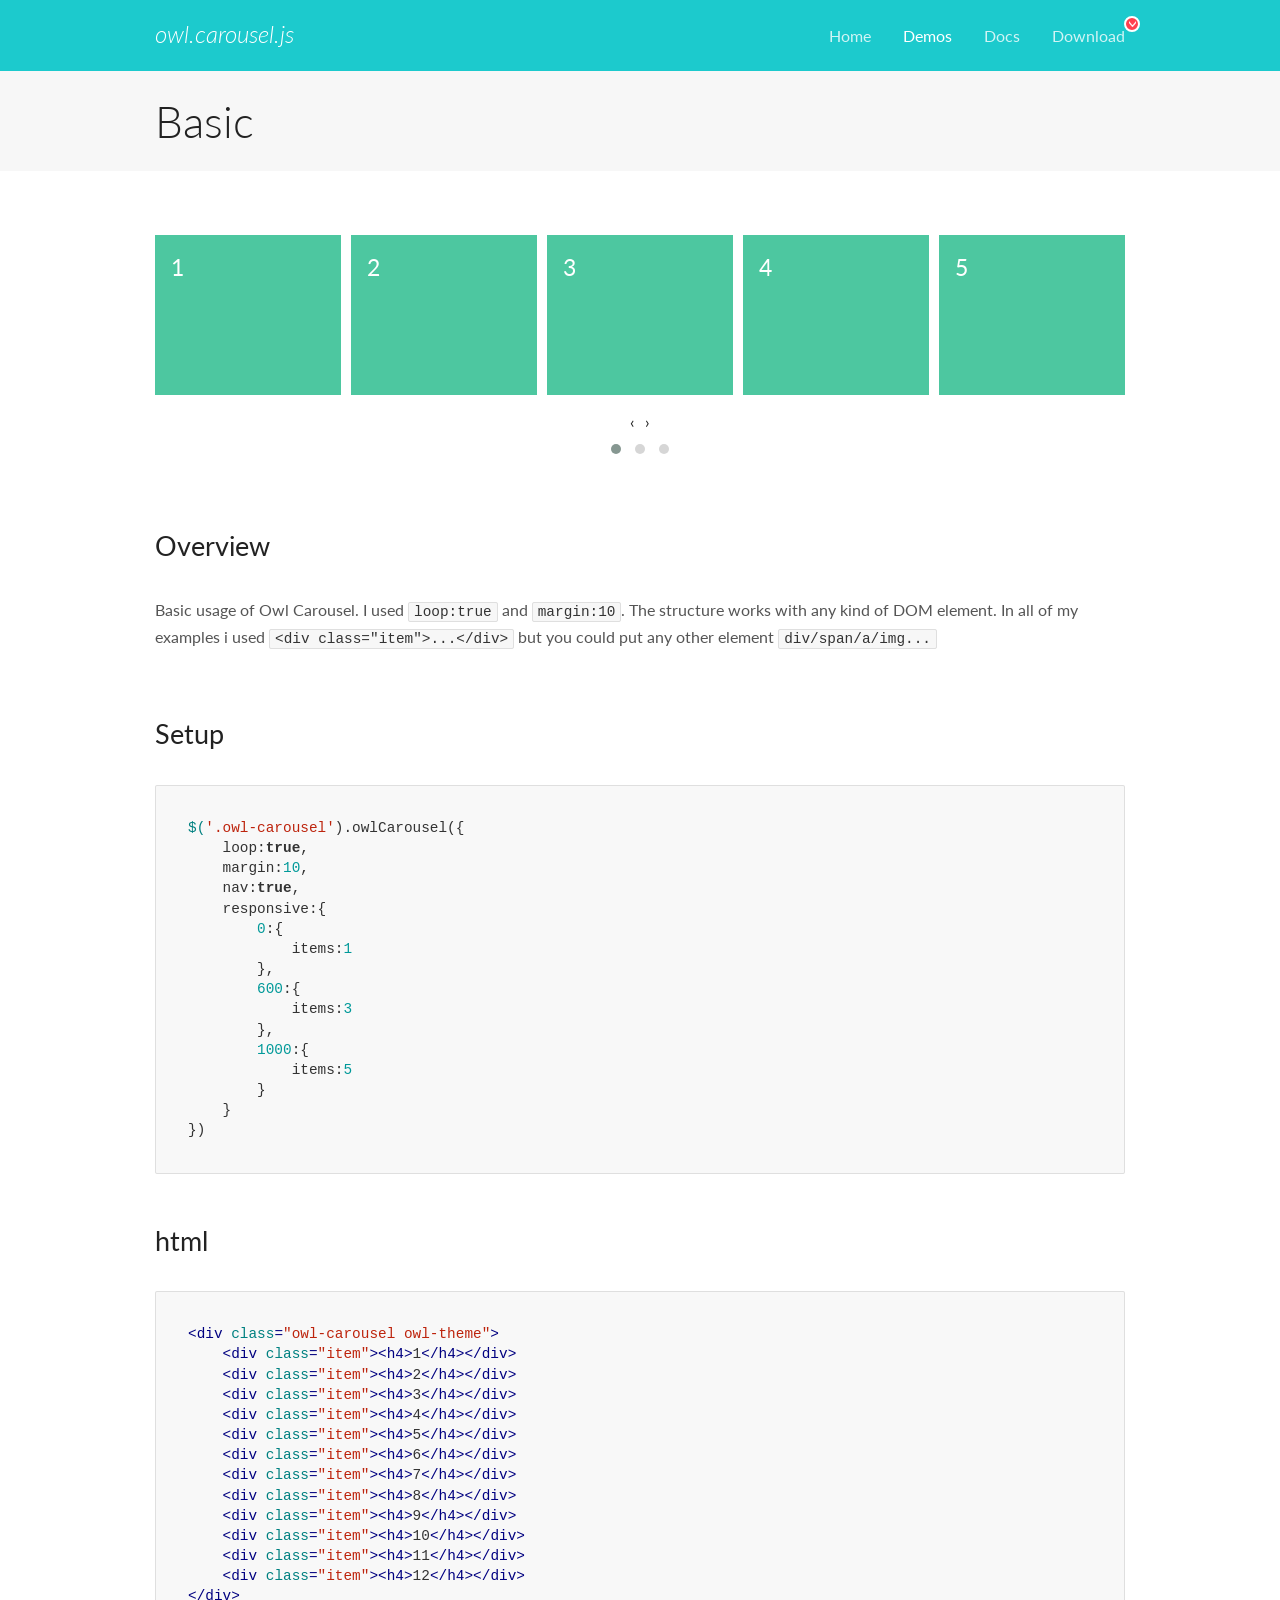
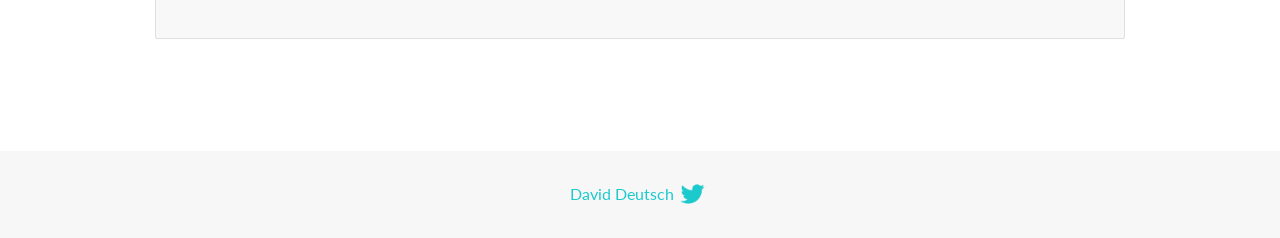
<file: assets/lib/owlcarousel/docs/demos/basic.html>
<!DOCTYPE html>
<html lang="en">
  <head>

    <!-- head -->
    <meta charset="utf-8">
    <meta name="msapplication-tap-highlight" content="no" />
    <meta name="viewport" content="width=device-width, initial-scale=1.0" />
    <meta name="description" content="Basic usage demo">
    <meta name="author" content="David Deutsch">
    <title>
      Basic Demo | Owl Carousel | 2.3.4
    </title>

    <!-- Stylesheets -->
    <link href='https://fonts.googleapis.com/css?family=Lato:300,400,700,400italic,300italic' rel='stylesheet' type='text/css'>
    <link rel="stylesheet" href="../assets/css/docs.theme.min.css">

    <!-- Owl Stylesheets -->
    <link rel="stylesheet" href="../assets/owlcarousel/assets/owl.carousel.min.css">
    <link rel="stylesheet" href="../assets/owlcarousel/assets/owl.theme.default.min.css">

    <!-- HTML5 shim and Respond.js IE8 support of HTML5 elements and media queries -->

    <!--[if lt IE 9]>
      <script src="https://oss.maxcdn.com/libs/html5shiv/3.7.0/html5shiv.js"></script>
      <script src="https://oss.maxcdn.com/libs/respond.js/1.3.0/respond.min.js"></script>
    <![endif]-->

    <!-- Favicons -->
    <link rel="apple-touch-icon-precomposed" sizes="144x144" href="../assets/ico/apple-touch-icon-144-precomposed.png">
    <link rel="shortcut icon" href="../assets/ico/favicon.png">
    <link rel="shortcut icon" href="favicon.ico">

    <!-- Yeah i know js should not be in header. Its required for demos.-->

    <!-- javascript -->
    <script src="../assets/vendors/jquery.min.js"></script>
    <script src="../assets/owlcarousel/owl.carousel.js"></script>
  </head>
  <body>

    <!-- header -->
    <header class="header">
      <div class="row">
        <div class="large-12 columns">
          <div class="brand left">
            <h3>
              <a href="/OwlCarousel2/">owl.carousel.js</a> 
            </h3>
          </div>
          <a id="toggle-nav" class="right">
            <span></span> <span></span> <span></span> 
          </a> 
          <div class="nav-bar">
            <ul class="clearfix">
              <li> <a href="/OwlCarousel2/index.html">Home</a>  </li>
              <li class="active">
                <a href="/OwlCarousel2/demos/demos.html">Demos</a> 
              </li>
              <li> <a href="/OwlCarousel2/docs/started-welcome.html">Docs</a>  </li>
              <li>
                <a href="https://github.com/OwlCarousel2/OwlCarousel2/archive/2.3.4.zip">Download</a> 
                <span class="download"></span> 
              </li>
            </ul>
          </div>
        </div>
      </div>
    </header>

    <!-- title -->
    <section class="title">
      <div class="row">
        <div class="large-12 columns">
          <h1>Basic</h1>
        </div>
      </div>
    </section>

    <!--  Demos -->
    <section id="demos">
      <div class="row">
        <div class="large-12 columns">
          <div class="owl-carousel owl-theme">
            <div class="item">
              <h4>1</h4>
            </div>
            <div class="item">
              <h4>2</h4>
            </div>
            <div class="item">
              <h4>3</h4>
            </div>
            <div class="item">
              <h4>4</h4>
            </div>
            <div class="item">
              <h4>5</h4>
            </div>
            <div class="item">
              <h4>6</h4>
            </div>
            <div class="item">
              <h4>7</h4>
            </div>
            <div class="item">
              <h4>8</h4>
            </div>
            <div class="item">
              <h4>9</h4>
            </div>
            <div class="item">
              <h4>10</h4>
            </div>
            <div class="item">
              <h4>11</h4>
            </div>
            <div class="item">
              <h4>12</h4>
            </div>
          </div>
          <h3 id="overview">Overview</h3>
          <p>Basic usage of Owl Carousel. I used <code>loop:true</code> and <code>margin:10</code>. The structure works with any kind of DOM element. In all of my examples i used <code>&lt;div class=&quot;item&quot;&gt;...&lt;/div&gt;</code> but you could
            put any other element <code>div/span/a/img...</code></p>
          <h3 id="setup">Setup</h3>
          <pre><code>$(&#39;.owl-carousel&#39;).owlCarousel({
    loop:true,
    margin:10,
    nav:true,
    responsive:{
        0:{
            items:1
        },
        600:{
            items:3
        },
        1000:{
            items:5
        }
    }
})</code></pre>
          <h3 id="html">html</h3>
          <pre><code>&lt;div class=&quot;owl-carousel owl-theme&quot;&gt;
    &lt;div class=&quot;item&quot;&gt;&lt;h4&gt;1&lt;/h4&gt;&lt;/div&gt;
    &lt;div class=&quot;item&quot;&gt;&lt;h4&gt;2&lt;/h4&gt;&lt;/div&gt;
    &lt;div class=&quot;item&quot;&gt;&lt;h4&gt;3&lt;/h4&gt;&lt;/div&gt;
    &lt;div class=&quot;item&quot;&gt;&lt;h4&gt;4&lt;/h4&gt;&lt;/div&gt;
    &lt;div class=&quot;item&quot;&gt;&lt;h4&gt;5&lt;/h4&gt;&lt;/div&gt;
    &lt;div class=&quot;item&quot;&gt;&lt;h4&gt;6&lt;/h4&gt;&lt;/div&gt;
    &lt;div class=&quot;item&quot;&gt;&lt;h4&gt;7&lt;/h4&gt;&lt;/div&gt;
    &lt;div class=&quot;item&quot;&gt;&lt;h4&gt;8&lt;/h4&gt;&lt;/div&gt;
    &lt;div class=&quot;item&quot;&gt;&lt;h4&gt;9&lt;/h4&gt;&lt;/div&gt;
    &lt;div class=&quot;item&quot;&gt;&lt;h4&gt;10&lt;/h4&gt;&lt;/div&gt;
    &lt;div class=&quot;item&quot;&gt;&lt;h4&gt;11&lt;/h4&gt;&lt;/div&gt;
    &lt;div class=&quot;item&quot;&gt;&lt;h4&gt;12&lt;/h4&gt;&lt;/div&gt;
&lt;/div&gt;</code></pre>
          <script>
            $(document).ready(function() {
              var owl = $('.owl-carousel');
              owl.owlCarousel({
                margin: 10,
                nav: true,
                loop: true,
                responsive: {
                  0: {
                    items: 1
                  },
                  600: {
                    items: 3
                  },
                  1000: {
                    items: 5
                  }
                }
              })
            })
          </script>
        </div>
      </div>
    </section>

    <!-- footer -->
    <footer class="footer">
      <div class="row">
        <div class="large-12 columns">
          <h5>
            <a href="/OwlCarousel2/docs/support-contact.html">David Deutsch</a> 
            <a id="custom-tweet-button" href="https://twitter.com/share?url=https://github.com/OwlCarousel2/OwlCarousel2&text=Owl Carousel - This is so awesome! " target="_blank"></a> 
          </h5>
        </div>
      </div>
    </footer>

    <!-- vendors -->
    <script src="../assets/vendors/highlight.js"></script>
    <script src="../assets/js/app.js"></script>
  </body>
</html>
</file>
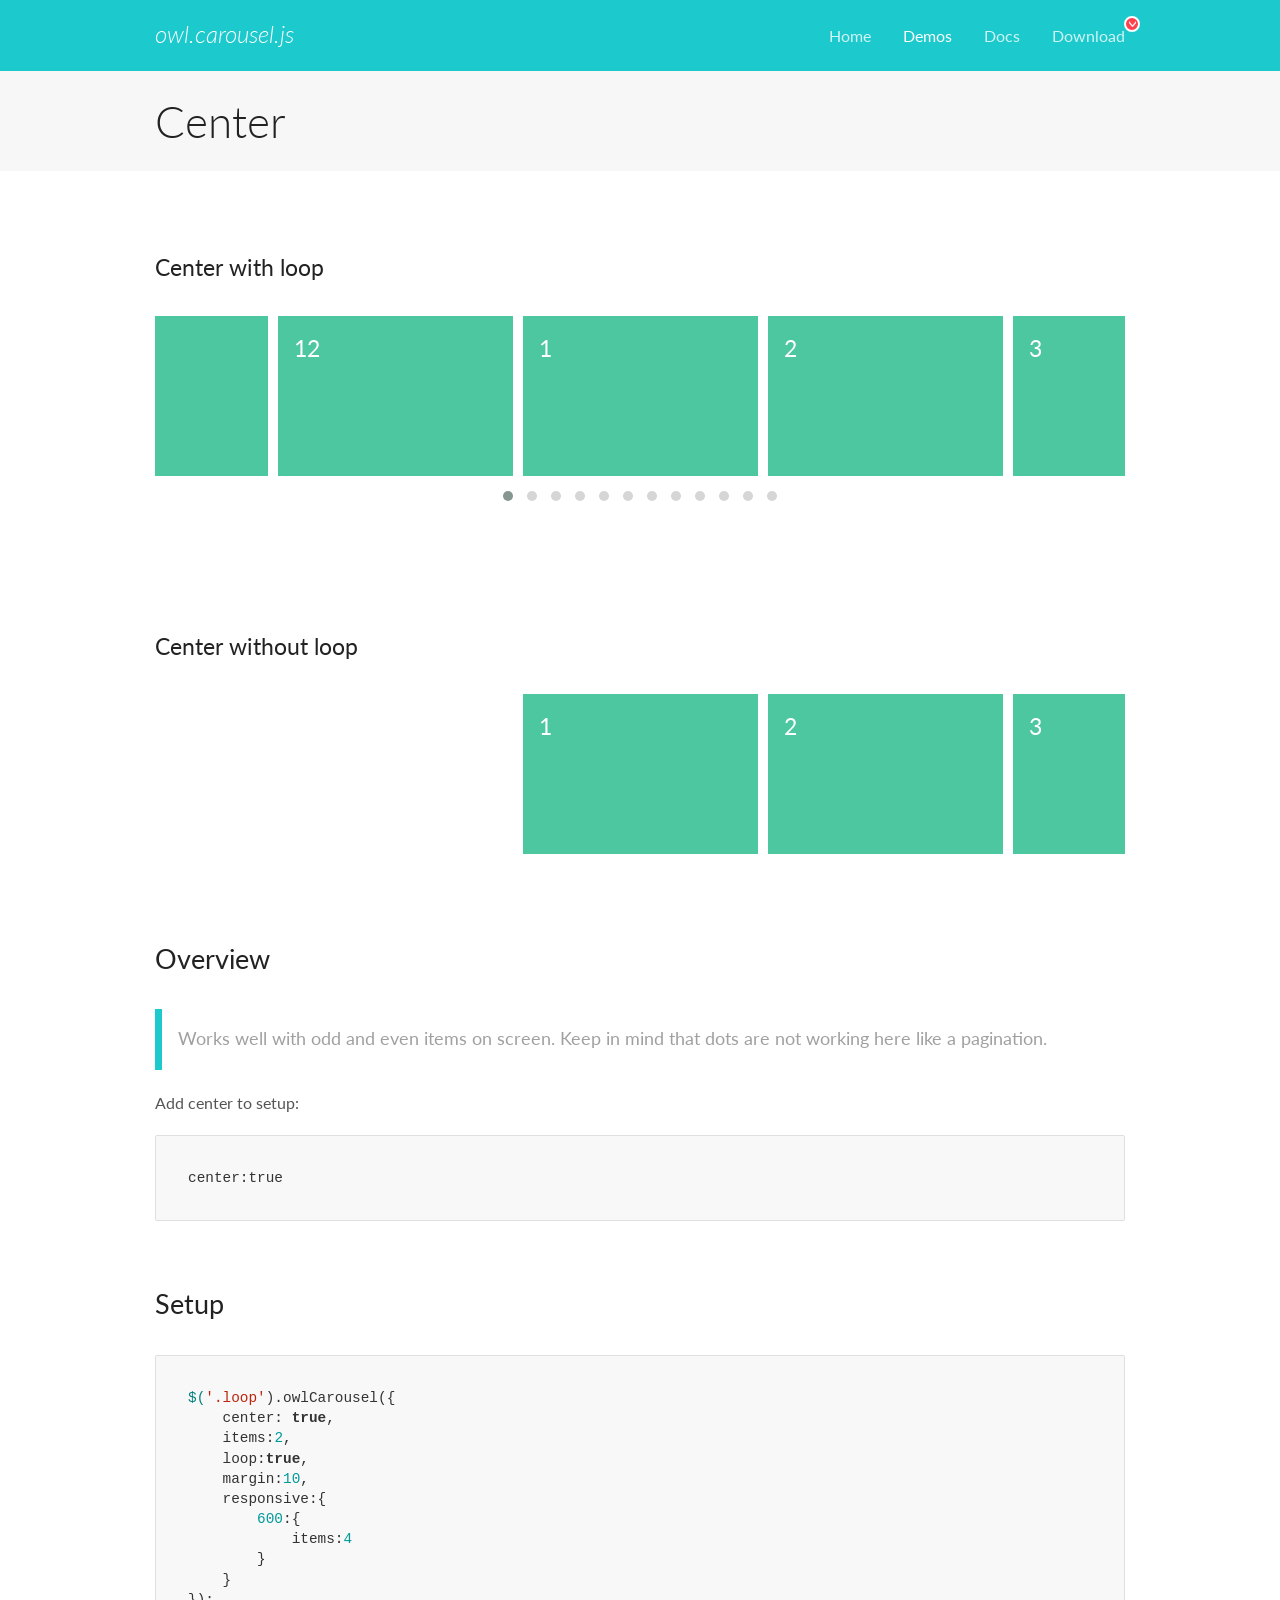
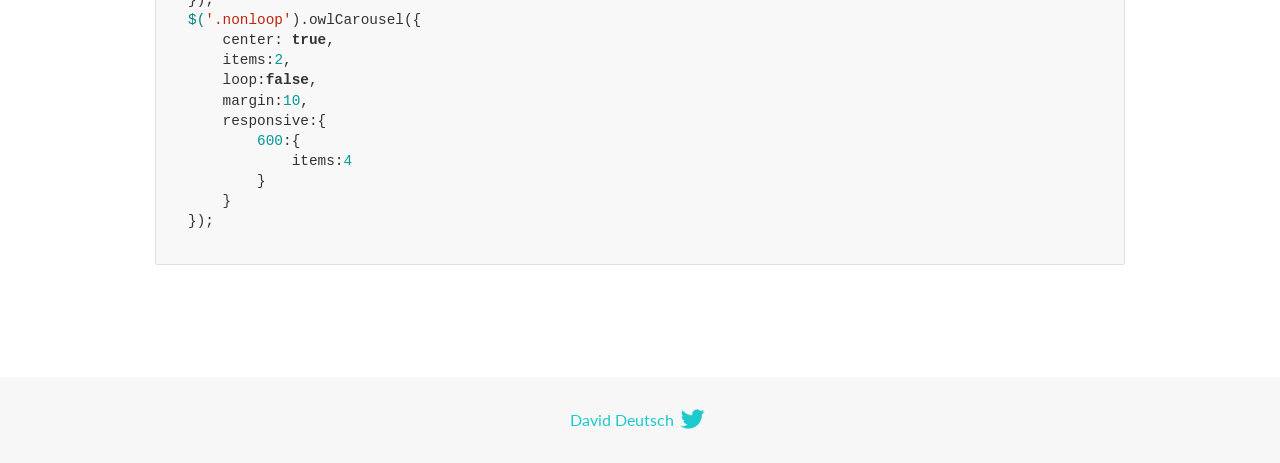
<file: assets/lib/owlcarousel/docs/demos/center.html>
<!DOCTYPE html>
<html lang="en">
  <head>

    <!-- head -->
    <meta charset="utf-8">
    <meta name="msapplication-tap-highlight" content="no" />
    <meta name="viewport" content="width=device-width, initial-scale=1.0" />
    <meta name="description" content="Center carousel">
    <meta name="author" content="David Deutsch">
    <title>
      Center Demo | Owl Carousel | 2.3.4
    </title>

    <!-- Stylesheets -->
    <link href='https://fonts.googleapis.com/css?family=Lato:300,400,700,400italic,300italic' rel='stylesheet' type='text/css'>
    <link rel="stylesheet" href="../assets/css/docs.theme.min.css">

    <!-- Owl Stylesheets -->
    <link rel="stylesheet" href="../assets/owlcarousel/assets/owl.carousel.min.css">
    <link rel="stylesheet" href="../assets/owlcarousel/assets/owl.theme.default.min.css">

    <!-- HTML5 shim and Respond.js IE8 support of HTML5 elements and media queries -->

    <!--[if lt IE 9]>
      <script src="https://oss.maxcdn.com/libs/html5shiv/3.7.0/html5shiv.js"></script>
      <script src="https://oss.maxcdn.com/libs/respond.js/1.3.0/respond.min.js"></script>
    <![endif]-->

    <!-- Favicons -->
    <link rel="apple-touch-icon-precomposed" sizes="144x144" href="../assets/ico/apple-touch-icon-144-precomposed.png">
    <link rel="shortcut icon" href="../assets/ico/favicon.png">
    <link rel="shortcut icon" href="favicon.ico">

    <!-- Yeah i know js should not be in header. Its required for demos.-->

    <!-- javascript -->
    <script src="../assets/vendors/jquery.min.js"></script>
    <script src="../assets/owlcarousel/owl.carousel.js"></script>
  </head>
  <body>

    <!-- header -->
    <header class="header">
      <div class="row">
        <div class="large-12 columns">
          <div class="brand left">
            <h3>
              <a href="/OwlCarousel2/">owl.carousel.js</a> 
            </h3>
          </div>
          <a id="toggle-nav" class="right">
            <span></span> <span></span> <span></span> 
          </a> 
          <div class="nav-bar">
            <ul class="clearfix">
              <li> <a href="/OwlCarousel2/index.html">Home</a>  </li>
              <li class="active">
                <a href="/OwlCarousel2/demos/demos.html">Demos</a> 
              </li>
              <li> <a href="/OwlCarousel2/docs/started-welcome.html">Docs</a>  </li>
              <li>
                <a href="https://github.com/OwlCarousel2/OwlCarousel2/archive/2.3.4.zip">Download</a> 
                <span class="download"></span> 
              </li>
            </ul>
          </div>
        </div>
      </div>
    </header>

    <!-- title -->
    <section class="title">
      <div class="row">
        <div class="large-12 columns">
          <h1>Center</h1>
        </div>
      </div>
    </section>

    <!--  Demos -->
    <section id="demos">
      <div class="row">
        <div class="large-12 columns">
          <h4 id="center-with-loop">Center with loop</h4>
          <div class="loop owl-carousel owl-theme">
            <div class="item">
              <h4>1</h4>
            </div>
            <div class="item">
              <h4>2</h4>
            </div>
            <div class="item">
              <h4>3</h4>
            </div>
            <div class="item">
              <h4>4</h4>
            </div>
            <div class="item">
              <h4>5</h4>
            </div>
            <div class="item">
              <h4>6</h4>
            </div>
            <div class="item">
              <h4>7</h4>
            </div>
            <div class="item">
              <h4>8</h4>
            </div>
            <div class="item">
              <h4>9</h4>
            </div>
            <div class="item">
              <h4>10</h4>
            </div>
            <div class="item">
              <h4>11</h4>
            </div>
            <div class="item">
              <h4>12</h4>
            </div>
          </div>
          <br>
          <h4 id="center-without-loop">Center without loop</h4>
          <div class="nonloop owl-carousel">
            <div class="item">
              <h4>1</h4>
            </div>
            <div class="item">
              <h4>2</h4>
            </div>
            <div class="item">
              <h4>3</h4>
            </div>
            <div class="item">
              <h4>4</h4>
            </div>
            <div class="item">
              <h4>5</h4>
            </div>
            <div class="item">
              <h4>6</h4>
            </div>
            <div class="item">
              <h4>7</h4>
            </div>
            <div class="item">
              <h4>8</h4>
            </div>
            <div class="item">
              <h4>9</h4>
            </div>
            <div class="item">
              <h4>10</h4>
            </div>
            <div class="item">
              <h4>11</h4>
            </div>
            <div class="item">
              <h4>12</h4>
            </div>
          </div>
          <h3 id="overview">Overview</h3>
          <blockquote>
            <p>Works well with odd and even items on screen. Keep in mind that dots are not working here like a pagination.</p>
          </blockquote>
          <p>Add center to setup:</p>
          <pre><code>center:true</code></pre>
          <h3 id="setup">Setup</h3>
          <pre><code>$(&#39;.loop&#39;).owlCarousel({
    center: true,
    items:2,
    loop:true,
    margin:10,
    responsive:{
        600:{
            items:4
        }
    }
});
$(&#39;.nonloop&#39;).owlCarousel({
    center: true,
    items:2,
    loop:false,
    margin:10,
    responsive:{
        600:{
            items:4
        }
    }
});</code></pre>
          <script>
            jQuery(document).ready(function($) {
              $('.loop').owlCarousel({
                center: true,
                items: 2,
                loop: true,
                margin: 10,
                responsive: {
                  600: {
                    items: 4
                  }
                }
              });
              $('.nonloop').owlCarousel({
                center: true,
                items: 2,
                loop: false,
                margin: 10,
                responsive: {
                  600: {
                    items: 4
                  }
                }
              });
            });
          </script>
        </div>
      </div>
    </section>

    <!-- footer -->
    <footer class="footer">
      <div class="row">
        <div class="large-12 columns">
          <h5>
            <a href="/OwlCarousel2/docs/support-contact.html">David Deutsch</a> 
            <a id="custom-tweet-button" href="https://twitter.com/share?url=https://github.com/OwlCarousel2/OwlCarousel2&text=Owl Carousel - This is so awesome! " target="_blank"></a> 
          </h5>
        </div>
      </div>
    </footer>

    <!-- vendors -->
    <script src="../assets/vendors/highlight.js"></script>
    <script src="../assets/js/app.js"></script>
  </body>
</html>
</file>
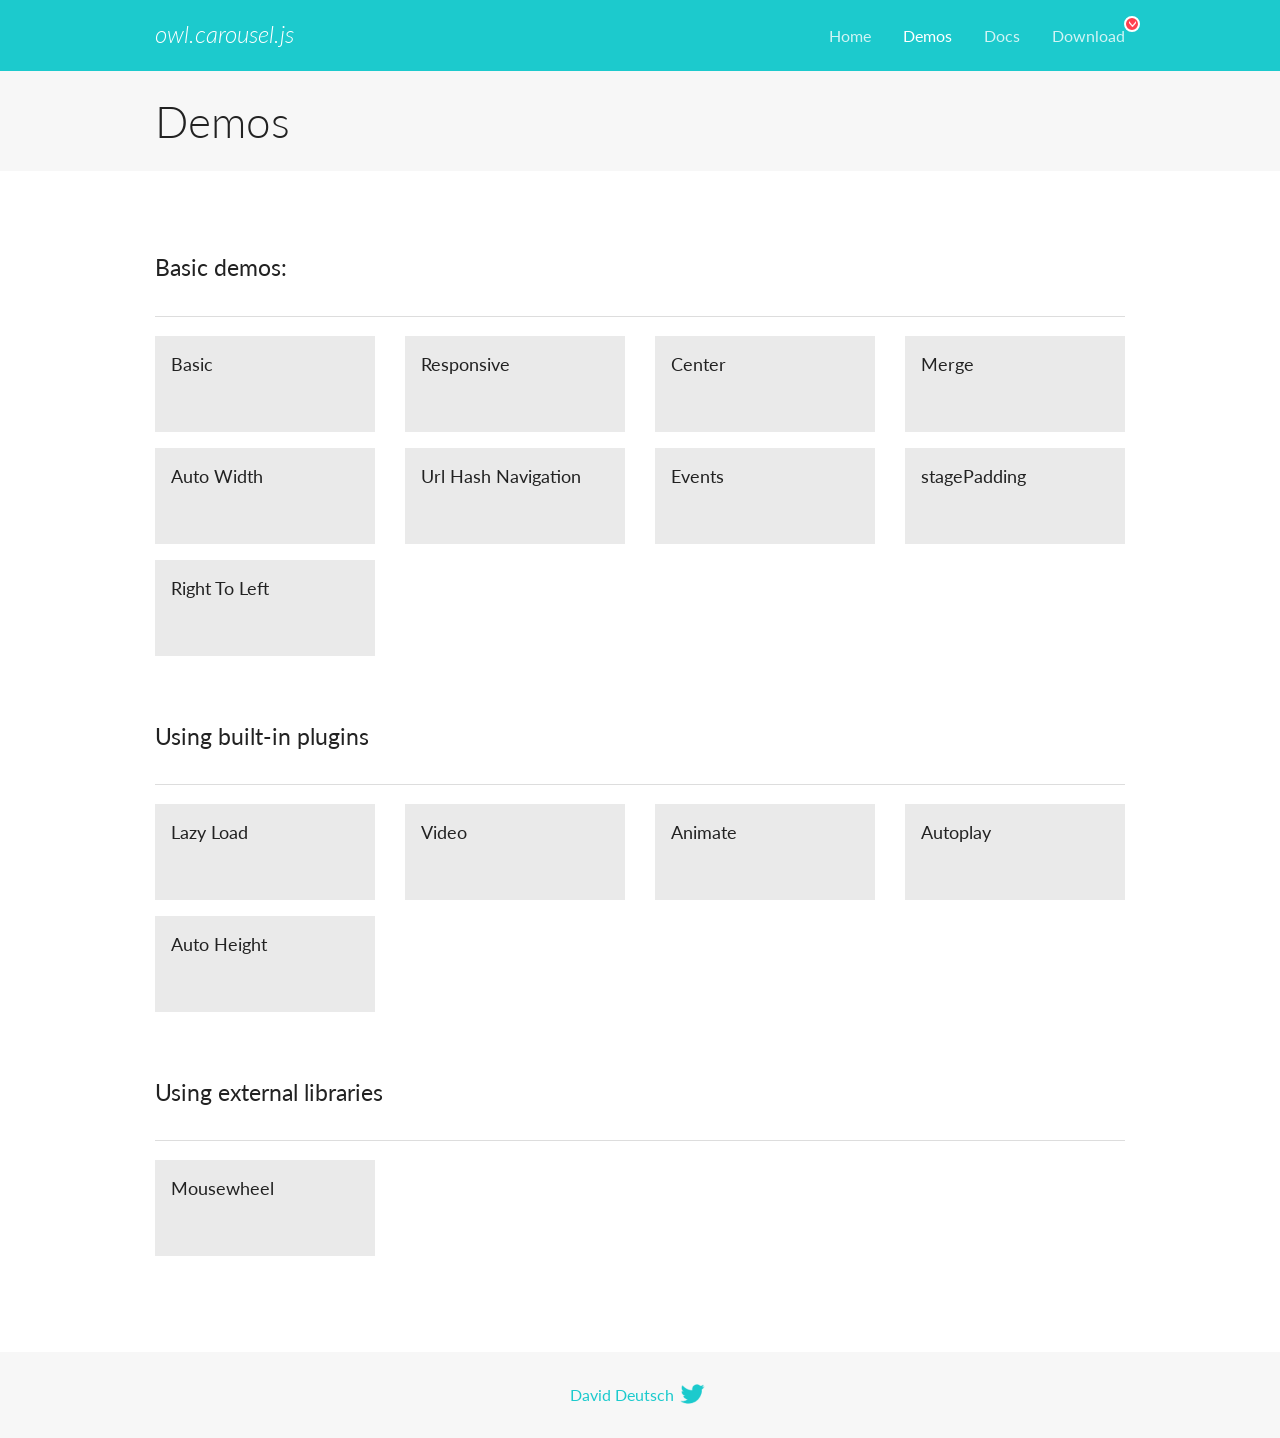
<file: assets/lib/owlcarousel/docs/demos/demos.html>
<!DOCTYPE html>
<html lang="en">
  <head>

    <!-- head -->
    <meta charset="utf-8">
    <meta name="msapplication-tap-highlight" content="no" />
    <meta name="viewport" content="width=device-width, initial-scale=1.0" />
    <meta name="description" content="A list of Owl Carousel examples.">
    <meta name="author" content="David Deutsch">
    <title>
      Demos | Owl Carousel | 2.3.4
    </title>

    <!-- Stylesheets -->
    <link href='https://fonts.googleapis.com/css?family=Lato:300,400,700,400italic,300italic' rel='stylesheet' type='text/css'>
    <link rel="stylesheet" href="../assets/css/docs.theme.min.css">

    <!-- Owl Stylesheets -->
    <link rel="stylesheet" href="../assets/owlcarousel/assets/owl.carousel.min.css">
    <link rel="stylesheet" href="../assets/owlcarousel/assets/owl.theme.default.min.css">

    <!-- HTML5 shim and Respond.js IE8 support of HTML5 elements and media queries -->

    <!--[if lt IE 9]>
      <script src="https://oss.maxcdn.com/libs/html5shiv/3.7.0/html5shiv.js"></script>
      <script src="https://oss.maxcdn.com/libs/respond.js/1.3.0/respond.min.js"></script>
    <![endif]-->

    <!-- Favicons -->
    <link rel="apple-touch-icon-precomposed" sizes="144x144" href="../assets/ico/apple-touch-icon-144-precomposed.png">
    <link rel="shortcut icon" href="../assets/ico/favicon.png">
    <link rel="shortcut icon" href="favicon.ico">

    <!-- Yeah i know js should not be in header. Its required for demos.-->

    <!-- javascript -->
    <script src="../assets/vendors/jquery.min.js"></script>
    <script src="../assets/owlcarousel/owl.carousel.js"></script>
  </head>
  <body>

    <!-- header -->
    <header class="header">
      <div class="row">
        <div class="large-12 columns">
          <div class="brand left">
            <h3>
              <a href="/OwlCarousel2/">owl.carousel.js</a> 
            </h3>
          </div>
          <a id="toggle-nav" class="right">
            <span></span> <span></span> <span></span> 
          </a> 
          <div class="nav-bar">
            <ul class="clearfix">
              <li> <a href="/OwlCarousel2/index.html">Home</a>  </li>
              <li class="active">
                <a href="/OwlCarousel2/demos/demos.html">Demos</a> 
              </li>
              <li> <a href="/OwlCarousel2/docs/started-welcome.html">Docs</a>  </li>
              <li>
                <a href="https://github.com/OwlCarousel2/OwlCarousel2/archive/2.3.4.zip">Download</a> 
                <span class="download"></span> 
              </li>
            </ul>
          </div>
        </div>
      </div>
    </header>

    <!-- title -->
    <section class="title">
      <div class="row">
        <div class="large-12 columns">
          <h1>Demos</h1>
        </div>
      </div>
    </section>

    <!--  Demos -->
    <section id="demos">
      <div class="row">
        <div class="large-12 columns">
          <h4 id="basic-demos-">Basic demos:</h4>
          <hr>
          <div class="demo-list">
            <div class="row">
              <div class="small-6 medium-4 large-3 columns">
                <a href="basic.html" class="demo-block">
                  <h5>Basic </h5>
                </a> 
              </div>
              <div class="small-6 medium-4 large-3 columns">
                <a href="responsive.html" class="demo-block">
                  <h5>Responsive </h5>
                </a> 
              </div>
              <div class="small-6 medium-4 large-3 columns">
                <a href="center.html" class="demo-block">
                  <h5>Center </h5>
                </a> 
              </div>
              <div class="small-6 medium-4 large-3 columns">
                <a href="merge.html" class="demo-block">
                  <h5>Merge </h5>
                </a> 
              </div>
              <div class="small-6 medium-4 large-3 columns">
                <a href="autowidth.html" class="demo-block">
                  <h5>Auto Width </h5>
                </a> 
              </div>
              <div class="small-6 medium-4 large-3 columns">
                <a href="urlhashnav.html" class="demo-block">
                  <h5>Url Hash Navigation </h5>
                </a> 
              </div>
              <div class="small-6 medium-4 large-3 columns">
                <a href="events.html" class="demo-block">
                  <h5>Events </h5>
                </a> 
              </div>
              <div class="small-6 medium-4 large-3 columns">
                <a href="stagepadding.html" class="demo-block">
                  <h5>stagePadding </h5>
                </a> 
              </div>
              <div class="small-6 medium-4 large-3 columns">
                <a href="rtl.html" class="demo-block">
                  <h5>Right To Left </h5>
                </a> 
              </div>
            </div>
          </div>
          <h4 id="using-built-in-plugins">Using built-in plugins</h4>
          <hr>
          <div class="demo-list">
            <div class="row">
              <div class="small-6 medium-4 large-3 columns">
                <a href="lazyLoad.html" class="demo-block">
                  <h5>Lazy Load </h5>
                </a> 
              </div>
              <div class="small-6 medium-4 large-3 columns">
                <a href="video.html" class="demo-block">
                  <h5>Video </h5>
                </a> 
              </div>
              <div class="small-6 medium-4 large-3 columns">
                <a href="animate.html" class="demo-block">
                  <h5>Animate </h5>
                </a> 
              </div>
              <div class="small-6 medium-4 large-3 columns">
                <a href="../../../../../autoplay.html" class="demo-block">
                  <h5>Autoplay </h5>
                </a> 
              </div>
              <div class="small-6 medium-4 large-3 columns">
                <a href="autoheight.html" class="demo-block">
                  <h5>Auto Height </h5>
                </a> 
              </div>
            </div>
          </div>
          <h4 id="using-external-libraries">Using external libraries</h4>
          <hr>
          <div class="demo-list">
            <div class="row">
              <div class="small-6 medium-4 large-3 columns">
                <a href="mousewheel.html" class="demo-block">
                  <h5>Mousewheel </h5>
                </a> 
              </div>
            </div>
          </div>
        </div>
      </div>
    </section>

    <!-- footer -->
    <footer class="footer">
      <div class="row">
        <div class="large-12 columns">
          <h5>
            <a href="/OwlCarousel2/docs/support-contact.html">David Deutsch</a> 
            <a id="custom-tweet-button" href="https://twitter.com/share?url=https://github.com/OwlCarousel2/OwlCarousel2&text=Owl Carousel - This is so awesome! " target="_blank"></a> 
          </h5>
        </div>
      </div>
    </footer>

    <!-- vendors -->
    <script src="../assets/vendors/highlight.js"></script>
    <script src="../assets/js/app.js"></script>
  </body>
</html>
</file>
<file: assets/fontes/fontes.css>
@font-face {
    font-family: 'Raptor Text Premium';
    src: url('RaptorTextPremium-Medium.woff2') format('woff2'),
        url('RaptorTextPremium-Medium.woff') format('woff');
    font-weight: 500;
    font-style: normal;
    font-display: swap;
}

@font-face {
    font-family: 'Raptor Text Premium';
    src: url('RaptorTextPremium-Regular.woff2') format('woff2'),
        url('RaptorTextPremium-Regular.woff') format('woff');
    font-weight: 400;
    font-style: normal;
    font-display: swap;
}

@font-face {
    font-family: 'Raptor Text Premium';
    src: url('RaptorTextPremium-SemiBold.woff2') format('woff2'),
        url('RaptorTextPremium-SemiBold.woff') format('woff');
    font-weight: 600;
    font-style: normal;
    font-display: swap;
}
</file>
<file: assets/css/custom.css>
/* ========================================
   VARIÁVEIS CSS - Projeto Cerrado
   ======================================== */
:root {
  /* Cores do projeto */
  --branco: #ffffff;
  --verde: #00bb7e;
  --verde-escuro: #006d60;

  /* Fonte do projeto */
  --font-principal: 'Raptor Text Premium', -apple-system, BlinkMacSystemFont, "Segoe UI", Roboto, sans-serif;
}

/* ========================================
   LOADING OVERLAY
   ======================================== */
#loading-overlay {
  position: fixed;
  top: 0;
  left: 0;
  width: 100%;
  height: 100%;
  background-color: var(--verde);
  display: flex;
  align-items: center;
  justify-content: center;
  z-index: 9999;
  transition: opacity 0.6s ease, visibility 0.6s ease;
}

#loading-overlay.hidden {
  opacity: 0;
  visibility: hidden;
}

.loading-tree-wrap {
  width: 10rem;
  height: 12.3rem;
}

.loading-tree {
  width: 100%;
  height: 100%;
  display: block;
}

.tree-part {
  fill: var(--branco);
}

/* Máscara do tronco: sobe de baixo para cima */
.mask-trunk-rect {
  animation: revealTrunk 5.5s ease-out infinite;
  transform-origin: center bottom;
}

/* Máscara dos galhos: abre depois, com sensação lateral */
.mask-branches-rect {
  animation: revealBranches 5.5s ease-out infinite;
  transform-origin: center center;
}

/* Folhas / frutos */
.bloom {
  transform-box: fill-box;
  transform-origin: center center;
  opacity: 0;
  animation: bloomGrow 4.0s ease-in-out infinite;
}

.b1 { animation-delay: 0s; }
.b2 { animation-delay: 0.08s; }
.b3 { animation-delay: 0.16s; }
.b4 { animation-delay: 0.24s; }
.b5 { animation-delay: 0.32s; }
.b6 { animation-delay: 0.40s; }
.b7 { animation-delay: 0.48s; }
.b8 { animation-delay: 0.56s; }
.b9 { animation-delay: 0.64s; }

@keyframes revealTrunk {
  0% {
    y: 164.1px;
    height: 0px;
  }

  10% {
    y: 40px;
    height: 124.1px;
  }

  78% {
    y: 40px;
    height: 124.1px;
  }

  90.9% {
    y: 164.1px;
    height: 0px;
  }

  100% {
    y: 164.1px;
    height: 0px;
  }
}

@keyframes revealBranches {
  0% {
    x: 66.3px;
    width: 0px;
    y: 0px;
    height: 130px;
  }

  10% {
    x: 66.3px;
    width: 0px;
    y: 0px;
    height: 130px;
  }

  24% {
    x: 8px;
    width: 116.6px;
    y: 0px;
    height: 130px;
  }

  74% {
    x: 8px;
    width: 116.6px;
    y: 0px;
    height: 130px;
  }

  84% {
    x: 66.3px;
    width: 0px;
    y: 0px;
    height: 130px;
  }

  100% {
    x: 66.3px;
    width: 0px;
    y: 0px;
    height: 130px;
  }
}

@keyframes bloomGrow {
  0% {
    opacity: 0;
    transform: scale(0.2);
  }

  20% {
    opacity: 0;
    transform: scale(0.2);
  }

  36.36% {
    opacity: 1;
    transform: scale(1);
  }

  70% {
    opacity: 1;
    transform: scale(1);
  }

  82% {
    opacity: 0;
    transform: scale(0.2);
  }

  100% {
    opacity: 0;
    transform: scale(0.2);
  }
}

@media (max-width: 991.98px) {
  .loading-tree-wrap {
    width: 13.2rem !important;
    height: 16.4rem !important;
  }
}

/* ========================================
   BASE - Desktop First (1920px)
   ======================================== */
html {
  font-size: 62.5%;
  /* 1rem = 10px (base) */
}

body {
  font-family: var(--font-principal);
  color: var(--branco);
  background-color: var(--verde);
  overflow-x: hidden;
}

/* ========================================
   LINKS
   ======================================== */
a {
  color: var(--branco);
  text-decoration: none;
  position: relative;
  display: inline-block;
  transition: opacity 0.3s ease;
}

a::after {
  content: '';
  position: absolute;
  bottom: -0.2rem;
  left: 0;
  width: 0;
  height: 0.2rem;
  background-color: var(--branco);
  transition: width 0.3s ease;
}

a:hover::after,
a:focus::after {
  width: 100%;
}

/* Links do menu não devem ter este efeito (têm o próprio) */
.nav-link::after {
  bottom: -0.9rem;
}

/* Links com imagens (rolar, logos) não devem ter underline */
a:has(img)::after {
  display: none;
}

/* ========================================
   CONTAINER
   ======================================== */
.container {
  max-width: 192rem;
  /* 1920px */
  padding-left: 10rem;
  /* 100px */
  padding-right: 10rem;
  /* 100px */
  margin: 0 auto;
  /* Área de conteúdo: 1720px (1920px - 200px) */
}

/* ========================================
   ELEMENTOS - Dimensões (desktop 1920px)
   ======================================== */
.logotipo {
  width: 48.4rem;
  /* 484px */
  height: 24.5rem;
  /* 245px */
}

.headline {
  width: 41.7rem;
  /* 417px */
  height: 18.8rem;
  /* 188px */
  margin-bottom: 15rem;
  display: block;
  margin-left: auto;
}

.rolar {
  width: 13.4rem;
  /* 134px */
  height: 3.5rem;
  /* 35px */
  display: inline-block;
  animation: scroll-hint 5s ease-in-out infinite;
}

.bt-play {
  width: 17.2rem;
  /* 172px */
  height: 9.9rem;
  /* 99px */
}

.logo-do {
  width: 26.9rem;
  /* 269px */
  height: 37.2rem;
  /* 372px */
}

.mapa {
  width: 41.3rem;
  /* 413px */
  height: 35.1rem;
  /* 351px */
}

.icone-mais {
  width: 4.4rem;
  /* 44px */
  height: 4.4rem;
  /* 44px */
}

.icone-social {
  width: 4.4rem;
  /* 44px */
  height: 4.4rem;
  /* 44px */
  transition: opacity 0.3s ease, transform 0.3s ease;
}

.icone-social:hover {
  opacity: 0.7;
  transform: scale(1.05);
}

/* ========================================
   SEÇÕES
   ======================================== */

/* WELCOME PAGE */
#welcome {
  min-height: 100vh;
  background-color: var(--verde);
  position: relative;
  overflow: hidden;
  display: flex;
  align-items: center;
}

#welcome::before {
  content: '';
  position: absolute;
  top: 0;
  left: 0;
  width: 100%;
  height: 100%;
  background-image: url('../images/2x/grafismo-banner-multiply.png');
  background-size: contain;
  background-position: left bottom;
  background-repeat: no-repeat;
  mix-blend-mode: multiply;
  opacity: 0.20;
  pointer-events: none;
}

.welcome-row {
  position: relative;
  z-index: 1;
  align-items: center;
}

.welcome-title {
  font-family: var(--font-principal);
  font-size: 8.6rem;
  line-height: 10.4rem;
  font-weight: 600;
  color: var(--branco);
  margin: 0;
  font-feature-settings: 'ss03' 1;
}

.welcome-links {
  display: flex;
  flex-direction: column;
  gap: 3rem;
  align-items: flex-start;
}

.welcome-link {
  font-family: var(--font-principal);
  font-size: 3.2rem;
  line-height: 3.8rem;
  font-weight: 500;
  color: var(--branco);
  text-decoration: none;
  display: inline-block;
  position: relative;
  transition: opacity 0.3s ease;
  font-feature-settings: 'ss03' 1;
  width: fit-content;
}

.welcome-link::after {
  content: '';
  position: absolute;
  bottom: -0.2rem;
  left: 0;
  width: 0;
  height: 0.2rem;
  background-color: var(--branco);
  transition: width 0.3s ease;
}

.welcome-link:hover::after,
.welcome-link:focus::after {
  width: 100%;
}

/* Animação de rotação removida - grafismo agora é estático */

/* Animação de scroll hint para botão rolar */
@keyframes scroll-hint {
  0% {
    transform: translateY(0);
  }

  4% {
    transform: translateY(0.5rem);
    /* 5px */
  }

  8% {
    transform: translateY(0);
  }

  12% {
    transform: translateY(0.5rem);
    /* 5px */
  }

  16%,
  100% {
    transform: translateY(0);
  }
}

/* Animação de pulso para botão play */
@keyframes play-pulse {
  0% {
    transform: translate(-50%, -50%) scale(1);
  }

  4% {
    transform: translate(-50%, -50%) scale(1.08);
  }

  8% {
    transform: translate(-50%, -50%) scale(1);
  }

  12% {
    transform: translate(-50%, -50%) scale(1.08);
  }

  16%,
  100% {
    transform: translate(-50%, -50%) scale(1);
  }
}

#inicio {
  height: 100vh !important;
  min-height: 100vh !important;
  max-height: 100vh !important;
  max-width: 255rem;
  /* 2550px */
  margin: 0 auto;
  position: relative;
  display: flex;
  flex-direction: column;
  background-image: url('../images/2x/img-banner.jpg');
  background-size: cover;
  background-position: center top;
  background-repeat: no-repeat;
  overflow: hidden;
}

/* Video Background - Desktop e Mobile */
#inicio .video-background {
  position: absolute;
  top: 0;
  left: 0;
  width: 100%;
  height: 100%;
  object-fit: cover;
  object-position: center top;
  z-index: 0;
  pointer-events: none;
  opacity: 0;
  transition: opacity 0.3s ease;
}

/* Quando o vídeo carrega, mostra o vídeo sobre a imagem */
#inicio.video-loaded .video-background {
  opacity: 1;
}

#inicio::before {
  content: '';
  position: absolute;
  top: 0;
  left: 0;
  width: 100%;
  height: 100%;
  background-image: url('../images/2x/grafismo-banner-multiply.png');
  background-size: contain;
  background-position: left bottom;
  background-repeat: no-repeat;
  mix-blend-mode: multiply;
  opacity: 0.35;
  pointer-events: none;
  /* Permite cliques através do pseudo-elemento */
  z-index: 1;
}

/* ========================================
   NAVBAR
   ========================================== */
#inicio .navbar {
  background-color: transparent;
  padding: 10.5rem 0 0 0;
  /* 105px */
  position: relative;
  z-index: 100;
  flex-shrink: 0;
}

.navbar {
  background-color: transparent;
  padding: 10.5rem 0 0 0;
  /* 105px */
  position: relative;
  z-index: 1;
}

.navbar>.container {
  align-items: flex-start;
}

.navbar-brand {
  padding: 0;
  margin: 0;
}

.navbar-collapse {
  align-self: flex-start;
  margin-top: 8rem;
  /* 80px */
}

.navbar-brand .logotipo {
  display: block;
  height: auto;
}

.navbar-nav {
  align-items: flex-start;
  gap: 4rem;
  /* Espaçamento entre os links */
}

.navbar-nav .nav-link {
  color: var(--branco);
  padding: 0;
  position: relative;
  display: inline-block;
  margin: 0;
  /* Glifo alternativo para 'r' minúsculo */
  font-feature-settings: 'ss03' 1;
}

.navbar-nav .nav-link::after {
  content: '';
  position: absolute;
  bottom: -0.9rem;
  /* 9px de distância do texto */
  left: 0;
  width: 0;
  height: 0.2rem;
  /* 2px */
  background-color: var(--branco);
  transition: width 0.3s ease;
}

.navbar-nav .nav-link:hover::after,
.navbar-nav .nav-link:focus::after {
  width: 100%;
}

.navbar-toggler {
  border-color: var(--branco);
}

.navbar-toggler-icon {
  background-image: url("data:image/svg+xml,%3csvg xmlns='http://www.w3.org/2000/svg' viewBox='0 0 30 30'%3e%3cpath stroke='rgba(255,255,255,1)' stroke-linecap='round' stroke-miterlimit='10' stroke-width='2' d='M4 7h22M4 15h22M4 23h22'/%3e%3c/svg%3e");
}

/* Banner Content - Conteúdo sobre o banner */
.banner-content {
  position: absolute;
  bottom: 0;
  right: 0;
  left: 0;
  z-index: 2;
  display: flex;
  align-items: flex-end;
  min-height: 100vh;
  padding-bottom: 12rem;
  /* Espaço da borda inferior */
  pointer-events: none;
  /* Permite cliques através do container */
}

#inicio .banner-content {
  position: absolute !important;
  bottom: 0 !important;
  left: 0 !important;
  right: 0 !important;
  z-index: 2 !important;
  min-height: auto !important;
  height: auto !important;
  padding-bottom: 12rem !important;
  display: flex !important;
  align-items: flex-end !important;
}

.banner-content .row {
  width: 100%;
  margin: 0;
  pointer-events: auto;
  /* Habilita cliques no conteúdo */
}



/* ========================================
   TIPOGRAFIA - Desktop (1920px)
   ======================================== */

/* Título Banner - 69px/69px - semibold */
h1,
.titulo-banner {
  font-family: var(--font-principal);
  font-size: 6.9rem;
  /* 69px */
  line-height: 6.9rem;
  /* 69px */
  font-weight: 600;
  /* semibold */
  margin-bottom: 0;
  /* Glifo alternativo para 'r' minúsculo */
  font-feature-settings: 'ss03' 1;
}

/* Outro Título - 70px/83px - semibold */
h2,
.outro-titulo {
  font-family: var(--font-principal);
  font-size: 7.0rem;
  /* 70px */
  line-height: 8.3rem;
  /* 83px */
  font-weight: 600;
  /* semibold */
  margin-bottom: 0;
  /* Glifo alternativo para 'r' minúsculo */
  font-feature-settings: 'ss03' 1;
}

/* Título Sessão - 54px/64px - semibold */
h1,
h3,
.titulo-sessao {
  font-family: var(--font-principal);
  font-size: 5.4rem;
  /* 54px */
  line-height: 6.4rem;
  /* 64px */
  font-weight: 600;
  /* semibold */
  margin-bottom: 0;
  /* Glifo alternativo para 'r' minúsculo */
  font-feature-settings: 'ss03' 1;
}

/* Título Card - 49px/59px - semibold */
h4,
.titulo-card {
  font-family: var(--font-principal);
  font-size: 4.9rem;
  /* 49px */
  line-height: 5.9rem;
  /* 59px */
  font-weight: 600;
  /* semibold */
  margin-bottom: 0;
  /* Glifo alternativo para 'r' minúsculo */
  font-feature-settings: 'ss03' 1;
}

/* Título - 36px/43px - semibold */
h5,
.titulo {
  font-family: var(--font-principal);
  font-size: 3.6rem;
  /* 36px */
  line-height: 4.3rem;
  /* 43px */
  font-weight: 600;
  /* semibold */
  margin-bottom: 5.8rem;
  margin-top: 5.8rem;
  /* 58px */
  /* Glifo alternativo para 'r' minúsculo */
  font-feature-settings: 'ss03' 1;
}

/* BT Download - 32px/38px - medium */
h6,
.bt-download {
  font-family: var(--font-principal);
  font-size: 3.2rem;
  /* 32px */
  line-height: 3.8rem;
  /* 38px */
  font-weight: 500;
  /* medium */
  margin-bottom: 0;
}

/* Menu Principal - 29px/29px - semibold */
.menu-principal {
  font-family: var(--font-principal);
  font-size: 2.9rem;
  /* 29px */
  line-height: 2.9rem;
  /* 29px */
  font-weight: 600;
  /* semibold */
  /* Glifo alternativo para 'r' minúsculo */
  font-feature-settings: 'ss03' 1;
}

/* Corpo - 28px/33px - medium */
p,
.corpo {
  font-family: var(--font-principal);
  font-size: 2.8rem;
  /* 28px */
  line-height: 3.3rem;
  /* 33px */
  font-weight: 500;
  /* medium */

}

/* Lista de Textos Box */
.lista-textos-box {
  list-style: none;
  padding: 0;
  margin: 0;
  display: flex;
  flex-direction: column;
  gap: 0.1rem;
  /* 1px de espaçamento entre itens */
  margin-top: 8rem;
}

/* Textos Box - 25px/29px - medium */
.textos-box {
  font-family: var(--font-principal);
  font-size: 2.4rem;
  /* 25px */
  line-height: 2.8rem;
  /* 29px */
  font-weight: 500;
  /* medium */
  background-color: var(--verde-escuro);
  padding: 2rem;
  /* 20px */
  transition: filter 0.3s ease;
  cursor: pointer;
}

.textos-box:hover {
  filter: brightness(1.15);
}

/* Título Footer - 47px/47px - semibold */
.titulo-footer {
  font-family: var(--font-principal);
  font-size: 4.7rem;
  /* 47px */
  line-height: 4.7rem;
  /* 47px */
  font-weight: 600;
  /* semibold */
  margin-bottom: 0;
}

/* Copy - 20px/24px - medium */
.copy {
  font-family: var(--font-principal);
  font-size: 2.0rem;
  /* 20px */
  line-height: 2.4rem;
  /* 24px */
  font-weight: 500;
  /* medium */
}

/* ========================================
   ALTURA MÍNIMA SESSÕES
   ======================================== */
/* Classe auxiliar para sessões com altura mínima 100vh
   
   COMO DESATIVAR:
   1. Comente ou delete o bloco .min-vh-section abaixo
   2. Remova a classe "min-vh-section" das <section> no HTML
   
   Para desativar apenas em uma sessão específica,
   remova apenas a classe "min-vh-section" daquela <section>
*/
.min-vh-section {
  min-height: 100vh;
  display: flex;
  flex-direction: column;
}

.min-vh-section .container {
  flex: 1;
  display: flex;
  flex-direction: column;
  justify-content: center;
}

/* Classe para altura mínima 100vh apenas em DESKTOP (≥993px) */
@media (min-width: 993px) {
  .min-vh-desktop {
    min-height: 100vh;
    display: flex;
    flex-direction: column;
  }

  .min-vh-desktop .container {
    flex: 1;
    display: flex;
    flex-direction: column;
    justify-content: center;
  }
}

.spacer-sessao {
  padding-top: 17rem;
  /* 170px */
  padding-bottom: 17rem;
  /* 170px */
}

.texto-jornada {
  padding-top: 2rem;
  /* 40px */
}

.texto-jornada>span h5:first-of-type {
  margin-top: 0;
}

#sessao-proposito .container {
  background-image: url('../images/2x/bg-proposito@2x.png');
  background-repeat: no-repeat;
  background-position: left bottom;
  background-size: contain;
}

#sessao-proposito h2 {
  margin-top: 21rem;
  margin-bottom: 19rem;
}

#sessao-principios {
  background-color: var(--verde-escuro);
}

#sessao-principios h1,
#sessao-principios h3 {
  margin-bottom: 17rem;
}

#cards-proposito {
  display: flex;
  flex-wrap: wrap;
  gap: 2.2rem;
}

#cards-proposito>[class*='col'] {
  display: flex;
  flex: 1;
  min-width: 0;
}

.card-proposito {
  background-color: var(--verde);
  padding: 5.5rem 4rem 8rem;
  flex: 1;
  display: flex;
  flex-direction: column;
  width: 100%;
  transition: 0.3s;
}

.card-proposito:hover {
  background-color: #079C6B;
    transition: 0.3s;
}

.card-proposito h5 {
  margin-bottom: 9rem;
  margin-top: 0;
}

.card-proposito .textos-box {
  background-color: transparent;
  padding: 0;
  margin-bottom: 0;
  flex: 1;
}

.card-proposito .textos-box:hover {
  background-color: transparent;
}

/* ========================================
   DENOMINAÇÃO DE ORIGEM
   ======================================== */
#sessao-denominacao-origem .container {
  background-image: url('../images/2x/bg-do@2x.png');
  background-repeat: no-repeat;
  background-position: left bottom;
  background-size: contain;
}

#sessao-denominacao-origem h1,
#sessao-denominacao-origem h3 {
  margin-top: 17rem;
  margin-bottom: 13rem;
}

#sessao-denominacao-origem .textos-box {
  background-color: transparent;
  padding: 0;
  margin-bottom: 2rem;
}

#sessao-denominacao-origem .textos-box:hover {
  background-color: transparent;
  filter: none;
  cursor: default;
}

#mini-cards-info {
  display: flex;
  flex-wrap: wrap;
  gap: 2rem;
  margin-top: 13rem;
  margin-bottom: 2rem;
}

#mini-cards-info>[class*='col'] {
  display: flex;
  flex: 0 0 calc(25% - 1.5rem);
  /* 4 por linha: 25% - gap proporcional */
  max-width: calc(25% - 1.5rem);
}

.mini-card-info {
  background-color: var(--verde-escuro);
  padding: 4.5rem;
  flex: 1;
  display: flex;
  flex-direction: column;
  width: 100%;
  transition: filter 0.3s ease;
}

.mini-card-info:hover {
  filter: brightness(1.15);
}

.mini-card-info h4 {
  margin-bottom: 0rem;
  margin-top: 0;
}

.mini-card-info .textos-box {
  background-color: transparent;
  padding: 0;
  margin-bottom: 0;
  flex: 1;
}

.mini-card-info .textos-box:hover {
  background-color: transparent;
  filter: none;
}

.box-verde-info {
  background-color: var(--verde-escuro);
  padding: 4.5rem;
  transition: filter 0.3s ease;
}

.box-verde-info:hover {
  filter: brightness(1.15);
}

.box-verde-info .corpo {
  line-height: 5.1rem;
  margin-bottom: 1.5rem;
  padding-left: 3rem;
  /* Cria espaço para o marcador */
  text-indent: -2rem;
  /* Puxa a primeira linha com o "-" de volta, criando efeito de hanging indent */
}

.box-verde-info .corpo:last-child {
  margin-bottom: 0;
  /* Remove margem do último item */
}

/* ========================================
   REBRANDING
   ======================================== */
#sessao-rebranding {
  background-color: var(--verde-escuro);
}

#sessao-rebranding h5 {
  margin-top: 1.2rem;
}

#sessao-rebranding .textos-box {
  background-color: transparent;
  padding: 0;
  margin-bottom: 2rem;
}

#sessao-rebranding .textos-box:hover {
  background-color: transparent;
  filter: none;
  cursor: default;
}

.rebranding-image-container {
  margin-top: 15rem;
  padding: 0;
  max-width: 192rem;
  /* 1920px */
  margin-left: auto;
  margin-right: auto;
}

.rebranding-image {
  width: 100%;
  height: auto;
  display: block;
}

/* ========================================
   VÍDEO
   ======================================== */
.video-section .container .row {
  padding-top: 5rem;
  /* 50px */
}

.video-container {
  position: relative;
  width: 100%;
  padding-bottom: 56.25%;
  /* 16:9 ratio (9/16 = 0.5625) */
  cursor: pointer;
  overflow: hidden;
  background-color: var(--verde-escuro);
}

.video-placeholder {
  position: absolute;
  top: 0;
  left: 0;
  width: 100%;
  height: 100%;
  object-fit: cover;
  display: block;
  z-index: 1;
}

.video-container .bt-play {
  position: absolute;
  top: 50%;
  left: 50%;
  transform: translate(-50%, -50%);
  transition: opacity 0.3s ease;
  cursor: pointer;
  z-index: 3;
  pointer-events: auto;
  animation: play-pulse 5s ease-in-out infinite;
}

.video-container:hover .bt-play {
  animation: none;
  transform: translate(-50%, -50%) scale(1.15);
  opacity: 0.9;
}

.video-container video {
  position: absolute;
  top: 0;
  left: 0;
  width: 100%;
  height: 100%;
  object-fit: cover;
  display: block;
  z-index: 2;
}

/* ========================================
   FAQ - BACKGROUND FINAL
   ======================================== */
#bg-final {
  max-width: 192rem;
  /* 1920px */
  margin: 0 auto;
  background-image: url('../images/2x/bg-faq@2x.png');
  background-size: contain;
  background-position: bottom right;
  background-repeat: no-repeat;
}

/* ========================================
   FAQ - ACCORDION
   ======================================== */
.faq-accordion {
  width: 100%;
}

.faq-item {
  border-top: 0.2rem solid var(--branco);
  transition: all 0.3s ease;
}

.faq-question {
  display: flex;
  justify-content: space-between;
  align-items: flex-start;
  padding-top: 4.4rem;
  padding-bottom: 5.9rem;
  cursor: pointer;
  gap: 3rem;
}

.faq-item.active .faq-question {
  padding-bottom: 3rem;
}

.faq-question h5 {
  margin: 0;
  flex: 1;
}

.faq-toggle {
  background: transparent;
  border: none;
  cursor: pointer;
  padding: 0;
  flex-shrink: 0;
}

.faq-icon {
  position: relative;
  display: block;
  width: 4.4rem;
  height: 4.4rem;
}

.faq-line {
  position: absolute;
  background: var(--branco);
  width: 4.4rem;
  height: 0.4rem;
  top: 50%;
  left: 50%;
  transform: translate(-50%, -50%);
  transition: transform 0.3s ease;
}

.faq-line-vertical {
  transform: translate(-50%, -50%) rotate(90deg);
}

.faq-item.active .faq-line-vertical {
  transform: translate(-50%, -50%) rotate(0deg);
}

.faq-answer {
  max-height: 0;
  opacity: 0;
  overflow: hidden;
  padding-bottom: 0;
  transition: max-height 0.5s ease, opacity 0.4s ease, padding-bottom 0.5s ease;
}

.faq-item.active .faq-answer {
  max-height: 50rem;
  opacity: 1;
  padding-bottom: 5.9rem;
}

.faq-answer p {
  margin: 0;
  max-width: 95rem;
}

#sessao-download h1,
#sessao-download h3 {
  margin-top: -2.5rem;
}

/* Remove padding-bottom do sessao-download para não somar com padding-top do footer */
#sessao-download.spacer-sessao {
  padding-bottom: 0;
}

/* ========================================
   FOOTER
   ======================================== */
#footer {
  padding-top: 14rem;
  /* Espaçamento do início do footer */
  padding-bottom: 7rem;
  /* 70px da base */
}

.bt-voltar {
  width: 15.1rem;
  /* 151px */
  height: 3.5rem;
  /* 35px */
  display: inline-block;
  animation: scroll-hint 5s ease-in-out infinite;
}

.logotipo-footer {
  width: 48.4rem;
  /* 484px */
  height: 24.5rem;
  /* 245px */
}

.headline-footer {
  width: 28.7rem;
  /* 287px */
  height: 12.9rem;
  /* 129px */
}

.footer-logos {
  margin-top: 14.3rem;
  /* 143px do voltar */
}

.footer-bottom {
  margin-top: 14.3rem;
  /* 143px do headline */
}

.redes-sociais {
  display: flex;
  gap: 3.2rem;
  /* 32px entre os ícones */
  align-items: center;
}

.copy {
  margin-bottom: 0;
}

/* ========================================
   MEDIA QUERIES - Breakpoints
   ======================================== */

/* Large devices (desktops, less than 1200px) */
@media (max-width: 1199.98px) {}

/* Medium devices (tablets, less than 992px) */
@media (max-width: 991.98px) {

  /* ========================================
     CONTAINER MOBILE
     ======================================== */
  .container {
    padding-left: 5rem;
    /* 50px */
    padding-right: 5rem;
    /* 50px */
  }

  /* ========================================
     BANNER MOBILE
     ======================================== */
  #inicio {
    height: 100vh !important;
    min-height: 100vh !important;
    max-height: 100vh !important;
    background-image: url('../images/2x/bg-banner-mobile.jpg');
    background-size: cover;
    background-position: center top;
  }

  #inicio::before {
    background-image: url('../images/2x/grafismo-banner-multiply-mobile.png');
    background-size: contain;
    background-position: bottom right;
    /* Compensa margem da rotação já que está apoiado embaixo e à direita */
    margin-bottom: -2rem;
    margin-right: -2rem;
    opacity: 0.35;
  }

  #inicio .video-background {
    object-position: center center;
  }

  #inicio .navbar-toggler {
    position: absolute;
    top: 22.9rem;
    right: 5rem;
  }

  /* ========================================
     NAVBAR MOBILE
     ======================================== */
  .navbar {
    padding: 11.7rem 0 0 0;
    /* 117px do topo */
    position: fixed;
    top: 0;
    left: 0;
    right: 0;
    background-color: transparent;
    z-index: 1070;
    /* Acima de tudo */
  }

  .logotipo {
    width: 45.3rem;
    /* 453px */
    height: 22.9rem;
    /* 229px */
  }

  /* Botão Menu - Círculo branco preenchido por padrão */
  .navbar-toggler {
    width: 7.1rem;
    /* 71px */
    height: 7.1rem;
    /* 71px */
    border-radius: 50%;
    background-color: var(--branco);
    border: 0.2rem solid var(--branco);
    padding: 0;
    display: flex;
    align-items: center;
    justify-content: center;
    transition: background-color 0.3s ease, border-color 0.3s ease, border-width 0.3s ease, border-radius 0.3s ease;
    position: fixed;
    top: 34.6rem;
    /* 229px + 117px (padding navbar) = 346px do topo da página */
    right: 5rem;
    /* 50px da direita do container */
    outline: none;
    box-shadow: none;
    z-index: 1080;
    /* Acima do menu */
  }

  /* Remove foco padrão em todos os estados */
  .navbar-toggler:focus,
  .navbar-toggler:active,
  .navbar-toggler:focus-visible {
    outline: none;
    box-shadow: none;
  }

  /* Hover no estado padrão (fechado) */
  .navbar-toggler:hover {
    background-color: transparent;
    border-width: 0.4rem;
    /* 4px */
  }



  /* Estado do menu aberto - sem círculo - usando [aria-expanded="true"] */
  .navbar-toggler[aria-expanded="true"] {
    background-color: transparent;
    border-color: transparent;
    border-radius: 0;
    top: 34.6rem;
    /* Mantém mesma distância do topo */
    right: 5rem;
    /* Mantém mesma distância da direita */
  }

  /* Desativa hover quando menu aberto */
  .navbar-toggler[aria-expanded="true"]:hover {
    background-color: transparent;
    border-color: transparent;
    border-width: 0.2rem;
  }

  /* Oculta o ícone hambúrguer padrão do Bootstrap */
  .navbar-toggler-icon {
    display: none;
  }

  /* X - SOLUÇÃO DEFINITIVA: oculto com clip-path por padrão */
  .navbar-toggler::before,
  .navbar-toggler::after {
    content: '';
    position: absolute;
    width: 6.5rem;
    /* 65px - 30% maior */
    height: 0.52rem;
    /* 5.2px - 30% maior */
    background-color: var(--branco);
    top: 50%;
    left: 50%;
    margin-left: -3.25rem;
    /* Centraliza (50% do width) */
    margin-top: -0.26rem;
    /* Centraliza (50% do height) */
    clip-path: inset(0 100% 0 0);
    /* OCULTO por padrão */
    transition: clip-path 0.3s ease, transform 0.3s ease;
  }

  /* X visível quando menu aberto - usando [aria-expanded="true"] */
  .navbar-toggler[aria-expanded="true"]::before {
    clip-path: inset(0 0 0 0);
    /* VISÍVEL */
    transform: rotate(45deg);
  }

  .navbar-toggler[aria-expanded="true"]::after {
    clip-path: inset(0 0 0 0);
    /* VISÍVEL */
    transform: rotate(-45deg);
  }

  /* ========================================
     MENU MOBILE - NAVBAR COLLAPSE
     ======================================== */

  .navbar-collapse {
    position: fixed;
    top: 0;
    left: 0;
    width: 100%;
    height: 100vh;
    background-color: var(--verde-escuro);
    z-index: 1050;
    margin-top: 0;
    padding: 0 5rem;
    /* Alinhado com container */
    padding-bottom: 35rem;
    /* 350px do limite inferior */
    display: flex !important;
    /* Força display flex sempre */
    flex-direction: column;
    justify-content: flex-end;
    /* Conteúdo embaixo */
    align-items: flex-start;
    /* Alinhado à esquerda */
    opacity: 0;
    pointer-events: none;
    /* Desativa interação quando fechado */
    transition: opacity 0.3s ease !important;
    /* Apenas fade */
  }

  /* Remove animação padrão do Bootstrap collapse */
  .navbar-collapse.collapsing {
    transition: none !important;
    height: auto !important;
    opacity: 0;
  }

  /* Menu visível */
  .navbar-collapse.show {
    opacity: 1;
    pointer-events: auto;
    /* Ativa interação quando aberto */
  }

  .navbar-nav {
    flex-direction: column;
    align-items: flex-start;
    gap: 8.0rem;
    /* 80px entre os botões */
  }

  .navbar-nav .nav-link {
    font-size: 7.1rem;
    /* 71px */
    line-height: 7.1rem;
  }

  .navbar-nav .nav-link::after {
    height: 0.3rem;
    /* 3px no mobile */
  }

  /* ========================================
     BANNER CONTENT MOBILE
     ======================================== */
  .banner-content {
    padding-bottom: 16.3rem;
    /* 163px do limite inferior */
    z-index: 1;
    /* Abaixo do menu e botão */
  }

  #inicio .banner-content {
    padding-bottom: 36rem !important;
  }

  /* SOLUÇÃO DEFINITIVA: Quando menu aberto, banner-content fica ainda mais abaixo */
  body:has(.navbar-toggler[aria-expanded="true"]) .banner-content {
    z-index: -1;
  }

  /* Quando o menu está aberto, esconde o banner-content */
  body:has(.navbar-toggler[aria-expanded="true"]) #inicio .banner-content {
    display: none !important;
  }

  .headline {
    width: 47.9rem;
    /* 479px */
    height: 24.9rem;
    /* 249px */
    margin-bottom: 21.9rem;
    /* 219px acima do rolar */
    margin-left: 0;
  }

  .rolar {
    width: 19.4rem;
    /* 194px */
    height: 5.8rem;
    /* 58px */
   
    margin-bottom: 20.375rem;

  }

  /* Alinhamento à esquerda */
  .banner-content .text-end {
    text-align: left !important;
  }

  /* ========================================
     CARDS E OUTROS AJUSTES
     ======================================== */
  .spacer-sessao {
    padding-top: 17rem;
    /* 170px */
    padding-bottom: 17rem;
    /* 170px */
  }

  #a-jornada + .spacer-sessao {
    padding-top: 23rem;
  }

  #cards-proposito {
    gap: 0.1rem;
  }

  #cards-proposito>[class*='col'] {
    flex: 0 0 100%;
    max-width: 100%;
  }

  /* ========================================
     TIPOGRAFIA MOBILE
     ======================================== */

  /* h2 - Outro Título Mobile */
  h2,
  .outro-titulo {
    font-size: 5.9rem;
    /* 59px */
    line-height: 7.1rem;
    /* 71px */
  }

  /* h3 - Título Sessão Mobile */
  h3,
  .titulo-sessao {
    font-size: 6.0rem;
    /* 60px */
    line-height: 7.2rem;
    /* 72px */
  }

  /* h4 - Título Card Mobile */
  h4,
  .titulo-card {
    font-size: 5.0rem;
    /* 50px */
    line-height: 6.0rem;
    /* 60px */
  }

  /* h5 - Título Mobile */
  h5,
  .titulo {
    font-size: 4.9rem;
    /* 49px */
    line-height: 5.9rem;
    /* 59px */
  }

  /* Corpo Mobile */
  p,
  .corpo {
    font-size: 3.8rem;
    /* 38px */
    line-height: 4.5rem;
    /* 45px */
  }

  /* Textos Box Mobile */
  .textos-box {
    font-size: 3.0rem;
    /* 30px */
    line-height: 3.6rem;
    /* 36px */
  }

  /* ========================================
     TIPOGRAFIA ESPECÍFICA POR SEÇÃO - MOBILE
     ======================================== */

  /* Card Propósito - Textos Box */
  .card-proposito .textos-box {
    font-size: 3.8rem;
    /* 38px */
    line-height: 4.5rem;
    /* 45px */
  }

  /* Mini Card Info - Textos Box */
  .mini-card-info .textos-box {
    font-size: 2.5rem;
    /* 25px */
    line-height: 3.0rem;
    /* 30px */
  }

  /* Box Verde Info - Corpo */
  .box-verde-info .corpo {
    font-size: 3.0rem;
    /* 30px */
    line-height: 4.4rem;
    /* 44px */
    margin-bottom: 0;
    padding-bottom: 0;
  }

  /* FAQ - h2 específico */
  #bg-final h2 {
    font-size: 4.3rem;
    /* 43px */
    line-height: 5.2rem;
    /* 52px */
  }

  /* FAQ - Corpo/Parágrafo específico */
  #bg-final p,
  #bg-final .corpo {
    font-size: 4.5rem;
    /* 45px */
    line-height: 4.3rem;
    /* 43px */
  }

  /* Downloads - Parágrafo específico */
  #sessao-download p {
    font-size: 4.3rem;
    /* 43px */
    line-height: 4.3rem;
    /* 43px */
  }

  /* Copy - Copyright Mobile */
  .copy {
    font-size: 2.4rem !important;
    /* 24px */
    line-height: 2.9rem !important;
    /* 29px */
    text-align: center;
  }

  /* ========================================
     ELEMENTOS - TAMANHOS MOBILE
     ======================================== */

  /* Logo D.O. Mobile */
  .logo-do {
    width: 29.1rem;
    /* 291px */
    height: 40rem;
    /* 400px */
  }

  /* Mapa Mobile */
  .mapa {
    width: 32rem;
    /* 320px */
    height: 27.2rem;
    /* 272px */
  }

  /* Logotipo Footer Mobile */
  .logotipo-footer {
    width: 45.7rem;
    /* 457px */
    height: 23rem;
    /* 230px */
  }

  /* Headline Footer Mobile */
  .headline-footer {
    width: 22.6rem;
    /* 226px */
    height: 11.1rem;
    /* 111px */
  }

  /* Ícones Redes Sociais Mobile */
  .icone-social {
    width: 6.8rem;
    /* 68px */
    height: 6.8rem;
    /* 68px */
    transition: opacity 0.3s ease, transform 0.3s ease;
  }

  .icone-social:hover {
    opacity: 0.7;
    transform: scale(1.05);
  }

  /* Botão Voltar Mobile */
  .bt-voltar {
    width: 22.2rem;
    /* 222px */
    height: 6.0rem;
    /* 60px */
  }

  /* ========================================
     SEÇÕES ESPECÍFICAS - MOBILE
     ======================================== */

  /* A JORNADA - Espaçamentos Mobile */
  .texto-jornada {
    padding-top: 12rem;
    /* Distância do h3 até o primeiro h5 */
  }

  .texto-jornada h5 {
    margin-top: 14rem;
    margin-bottom: 8rem;
  }

  /* Mantém o primeiro h5 sem margin-top */
  .texto-jornada>span h5:first-of-type {
    margin-top: 0;
  }

  /* Lista de textos box - espaçamento e largura 100% */
  .lista-textos-box {
    margin-top: 12rem;
    /* Distância do último p até a lista */
    margin-left: -5rem;
    /* Compensa o padding-left do container em mobile */
    margin-right: -5rem;
    /* Compensa o padding-right do container em mobile */
    width: calc(100% + 10rem);
    /* Ocupa 100% da largura da tela */
  }

  /* Ajusta padding interno para alinhar texto com demais elementos */
  .textos-box {
    padding: 3rem 5rem;
    /* 3rem vertical (+1rem), 5rem horizontal (igual ao padding do container) */
  }

  /* Vídeo - ajuste para totalizar 21rem de espaçamento da lista */
  .video-section .container .row {
    padding-top: 4rem;
    /* 17rem (padding-bottom da seção anterior) + 4rem = 21rem total */
    padding-bottom: 0;
    /* Remove qualquer padding-bottom para não somar com a próxima seção */
  }

  /* O PROPÓSITO - Espaçamentos Mobile */
  #sessao-proposito .spacer-sessao {
    padding-top: 25rem !important;
    /* Da borda inferior do vídeo até o h3 = 25rem TOTAL (sem soma) */
    padding-bottom: 18rem !important;
    /* Do final do bloco de texto até o limite da sessão = 18rem */
  }

  #sessao-proposito .container {
    background-image: none;
    /* Remove o background desktop */
    position: relative;
  }

  #sessao-proposito .container .row {
    position: relative;
    z-index: 1;
    /* Garante que o conteúdo fique acima do background */
  }

  #sessao-proposito .container::before {
    content: '';
    position: absolute;
    top: 0;
    left: 0;
    width: 100%;
    height: 100%;
    background-image: url('../images/2x/bg-intro-solid.png');
    background-size: contain;
    background-position: bottom right;
    background-repeat: no-repeat;
    pointer-events: none;
    z-index: 0;
    /* Fica atrás do conteúdo */
  }

  #sessao-proposito h1,
  #sessao-proposito h3 {
    margin-top: 0;
    margin-bottom: 0;
  }

  #sessao-proposito h2 {
    margin-top: 15rem;
    /* Do h3 até h2 */
    margin-bottom: 11rem;
    /* Do h2 até o texto p */
  }

  #sessao-proposito p {
    margin-top: 0;
    margin-bottom: 0;
  }

  /* WELCOME PAGE - Mobile */
  #welcome {
    align-items: flex-start;
  }

  #welcome::before {
    background-image: url('../images/2x/grafismo-banner-multiply-mobile.png');
    background-position: bottom right;
    margin-bottom: -2rem;
    margin-right: -2rem;
  }

  .welcome-row {
    min-height: 100vh;
    display: flex;
    flex-direction: column;
    justify-content: space-between;
    padding-top: 0;
    padding-bottom: 45rem;
  }

  .welcome-row > div:first-child {
    flex: 1;
    display: flex;
    align-items: center;
    justify-content: flex-start;
  }

  .welcome-row > div:last-child {
    flex-shrink: 0;
  }

  .welcome-title {
    font-size: 10rem !important;
    line-height: 12rem !important;
    text-align: left;
  }

  .welcome-links {
    gap: 5rem !important;
    align-items: left;
  }

  .welcome-link {
    font-size: 5rem !important;
    line-height: 7.4rem !important;
    text-align: left;
    width: fit-content !important;
  }

  /* TRÊS PRINCÍPIOS - Espaçamentos Mobile */
  #sessao-principios .spacer-sessao {
    padding-top: 16rem !important;
    /* Da borda da sessão até o h3 */
    padding-bottom: 14rem !important;
    /* Da borda inferior do último card até o fim da sessão */
  }

  #sessao-principios h1,
  #sessao-principios h3 {
    margin-top: 0;
    margin-bottom: 15rem;
    /* Do h3 até o primeiro card */
  }

  #cards-proposito {
    gap: 6.5rem;
    /* Espaço vertical entre cards */
  }

  .card-proposito {
    padding: 6rem 6rem 18rem 6rem;
    /* top: 6rem, horizontal: 6rem, bottom: 18rem */
  }

  /* DENOMINAÇÃO DE ORIGEM - Espaçamentos Mobile */
  #sessao-denominacao-origem .spacer-sessao {
    padding-top: 20rem !important;
    /* Da borda da sessão até o logo D.O. */
    padding-bottom: 13rem !important;
    /* Do box-verde-info até fim da sessão */
  }

  #sessao-denominacao-origem h1,
  #sessao-denominacao-origem h3 {
    margin-top: 16rem;
    /* Do logo D.O. até h3 */
    margin-bottom: 13rem;
    /* Do h3 até bloco de texto */
  }

  #sessao-denominacao-origem .textos-box {
    margin-bottom: 0;
    font-size: 3.8rem;
    line-height: 4.5rem;
  }

  #mini-cards-info {
    margin-top: 12rem;
    /* Do bloco de texto até mini-cards */
    margin-bottom: 2rem;
    /* Dos mini-cards até box-verde-info */
    gap: 2rem;
    /* Espaço horizontal e vertical entre mini-cards */
  }

  #mini-cards-info .textos-box {
    font-size: 2.5rem;
    line-height: 3.0rem;
  }

  #mini-cards-info>[class*='col'] {
    flex: 0 0 calc(50% - 1rem);
    /* 2 por linha: 50% - metade do gap */
    max-width: calc(50% - 1rem);
  }

  /* Denominação de Origem - Alinhamento logo e mapa */
  #sessao-denominacao-origem .row:first-child {
    align-items: flex-end;
  }

  /* REBRANDING - Espaçamentos Mobile */
  #sessao-rebranding .spacer-sessao {
    padding-top: 17rem !important;
    /* Início da sessão até h4 */
    padding-bottom: 0 !important;
    /* Remove padding-bottom (espaçamento controlado pela imagem) */
  }

  #sessao-rebranding h4 {
    margin-top: 0;
    margin-bottom: 15rem;
    /* Do h4 até h5 */
  }

  #sessao-rebranding h5 {
    margin-top: 0;
    margin-bottom: 12rem;
    /* Do h5 até blocos de texto */
  }

  #sessao-rebranding .textos-box {
    margin-bottom: 0;
    font-size: 3.8rem;
    line-height: 4.5rem;
  }

  .rebranding-image-container {
    margin-top: 13rem;
    /* Do fim dos blocos de texto até a imagem (final da sessão) */
  }

  /* FAQ - Espaçamentos Mobile */
  #sessao-faq .spacer-sessao {
    padding-top: 17rem !important;
    /* Início da sessão até h3 */
  }

  #sessao-faq h1,
  #sessao-faq h3 {
    margin-top: 0;
    margin-bottom: 0;
  }

  .faq-accordion {
    margin-top: 17rem;
    /* Do h3 até primeiro accordion */
  }

  #sessao-faq .faq-answer .corpo,
  #sessao-faq .faq-answer p {
    font-size: 3.5rem !important;
    line-height: 4.2rem !important;
    max-width: 75rem;
  }

  /* DOWNLOADS - Espaçamentos Mobile */
  #sessao-download h1,
  #sessao-download h3 {
    margin-top: 0;
    margin-bottom: 15rem;
    /* Do h3 até primeiro botão */
  }

  #sessao-download .row>[class*='col']:not(:first-child) {
    margin-bottom: 6rem;
    /* Espaço vertical entre os botões */
  }

  #sessao-download .row>[class*='col']:last-of-type {
    margin-bottom: 0;
  }

  #sessao-download p {
    margin-bottom: 0;
  }

  /* Remove padding-bottom do sessao-download para não somar com padding-top do footer */
  #sessao-download.spacer-sessao {
    padding-bottom: 0 !important;
  }

  #footer {
    padding-top: 20rem !important;
    /* Do último botão até o voltar = 20rem TOTAL (sem soma) */
    padding-bottom: 6rem;
    /* Do copyright até fim da página */
  }

  /* Footer - Espaçamentos Mobile */
  #footer .d-block.d-lg-none.text-end {
    margin-top: 22rem;
    /* Do voltar até redes sociais */
  }

  #footer .footer-logos {
    margin-top: 10rem !important;
    /* De redes sociais até logotipo footer */
  }

  #footer .footer-bottom {
    margin-top: 11rem !important;
    /* Do logotipo até copyright */
  }

  /* Footer - Redes Sociais alinhadas à direita no mobile */
  .redes-sociais {
    justify-content: flex-end;
  }


}

/* Small devices (landscape phones, less than 768px) */
@media (max-width: 767.98px) {}

/* Extra small devices (portrait phones, less than 576px) */
@media (max-width: 575.98px) {}
</file>
<file: assets/css/responsive.css>
/* Desktop - Escala fluída responsiva com clamp() 
   Substitui 36 media queries por uma função CSS moderna
   Range: 1000px (5.21px) → 1920px+ (10px) */
@media (min-width: 993px) {
  html {
    /* Fórmula: clamp(min, preferred, max)
       - Min: 5.21px (limite em telas pequenas desktop)
       - Preferred: 0.521vw + 0.021px (escala proporcional ao viewport)
       - Max: 10px (base em 1920px) */
    font-size: clamp(5.21px, 0.521vw + 0.021px, 10px);
  }
}

/* MOBILE - Escala fluída responsiva com clamp()
   Mantém reset em 992px e substitui 44 media queries
   Range: 312px (3.15px) → 992px (10px) */
@media (max-width: 992px) {
  html {
    /* Fórmula: clamp(min, preferred, max)
       - Min: 3.15px (limite em dispositivos pequenos ~320px)
       - Preferred: 1.007vw + 0.01px (escala proporcional ao viewport)
       - Max: 10px (base mobile em 992px) */
    font-size: clamp(3.15px, 1.007vw + 0.01px, 10px);
  }
}
</file>
